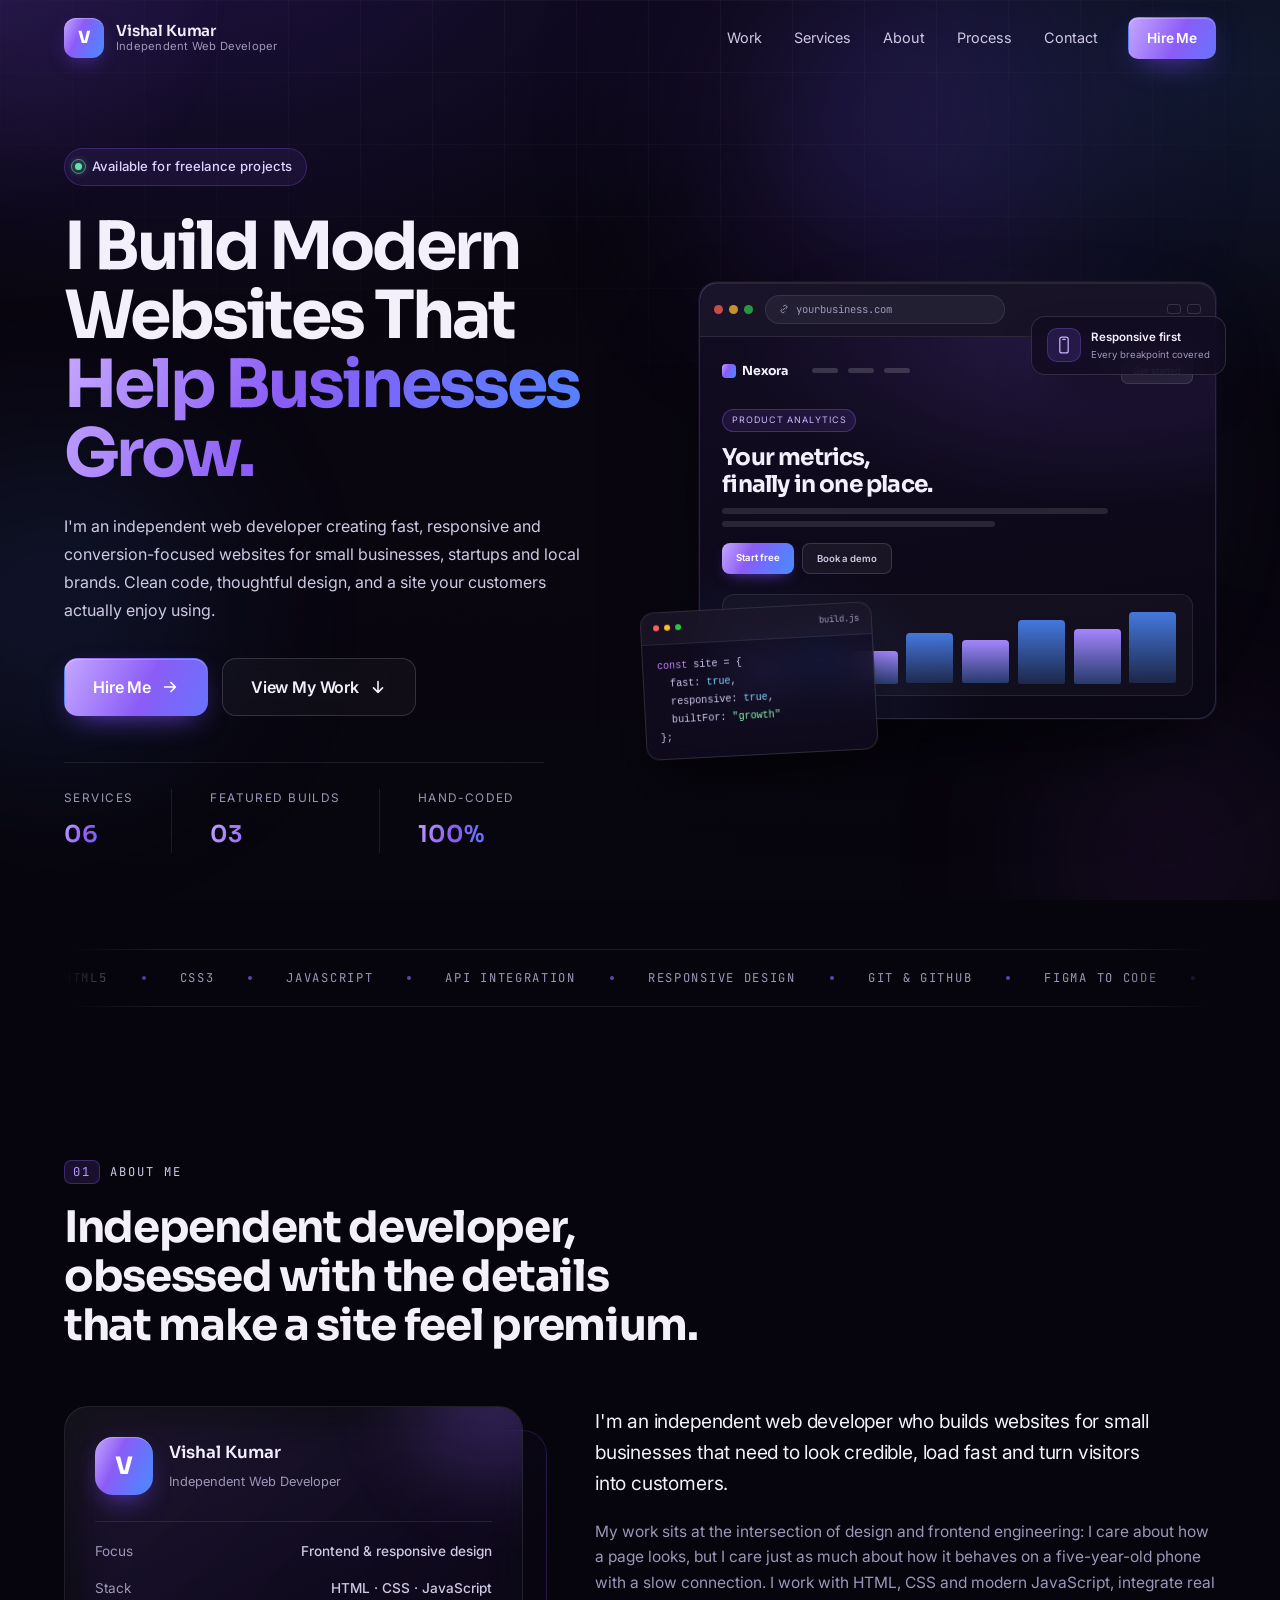
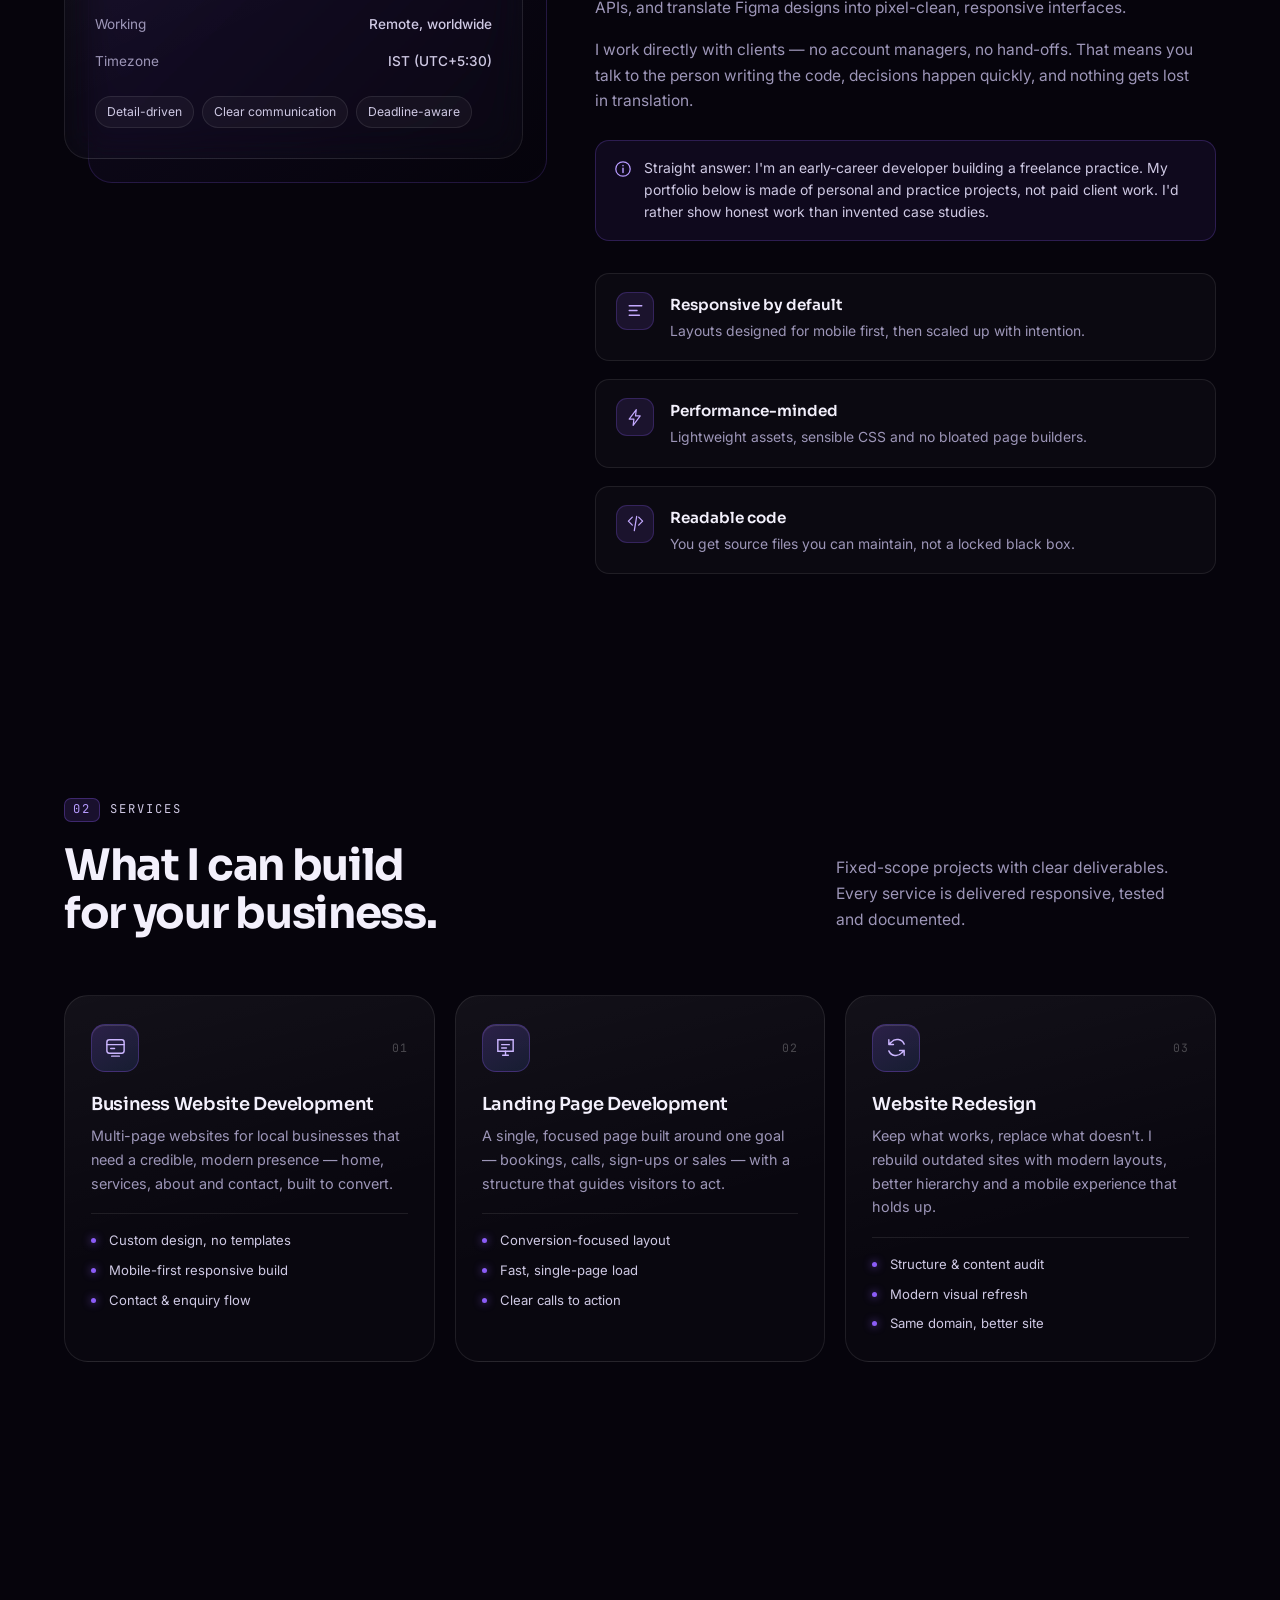
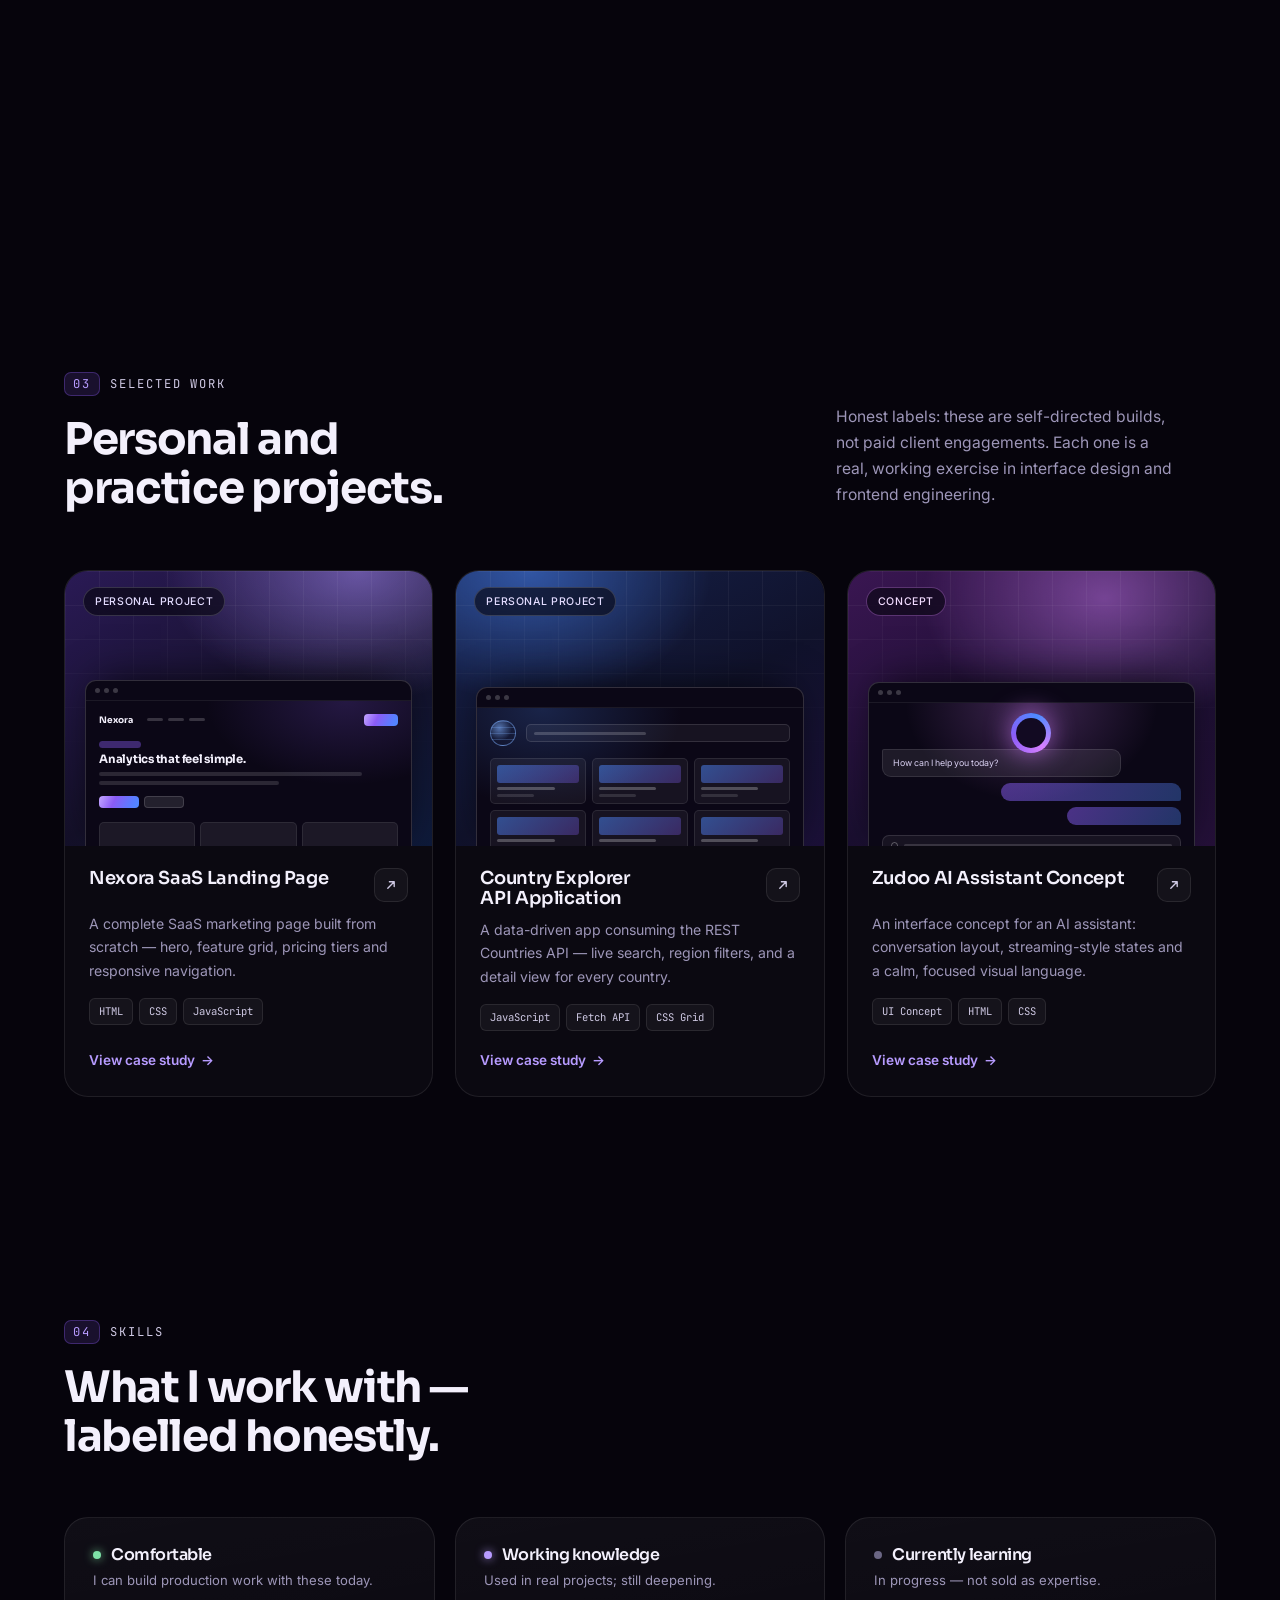
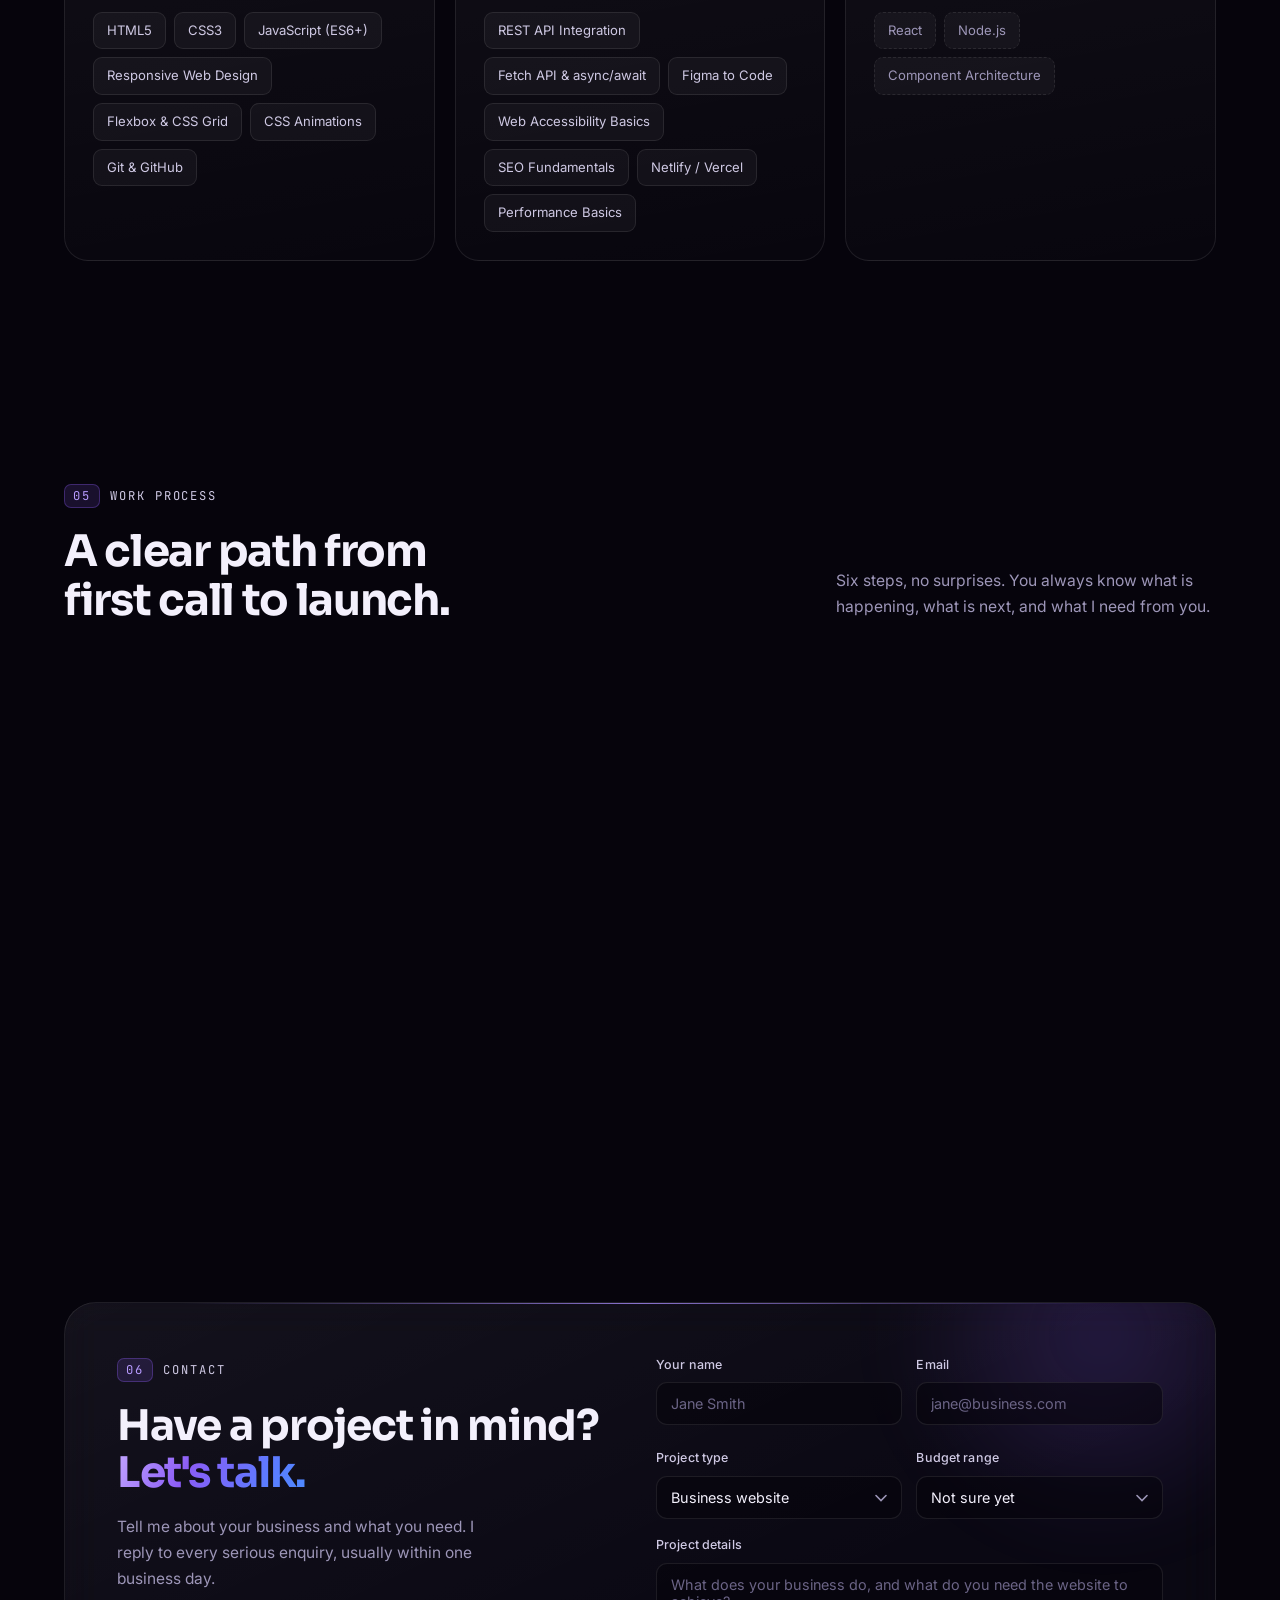
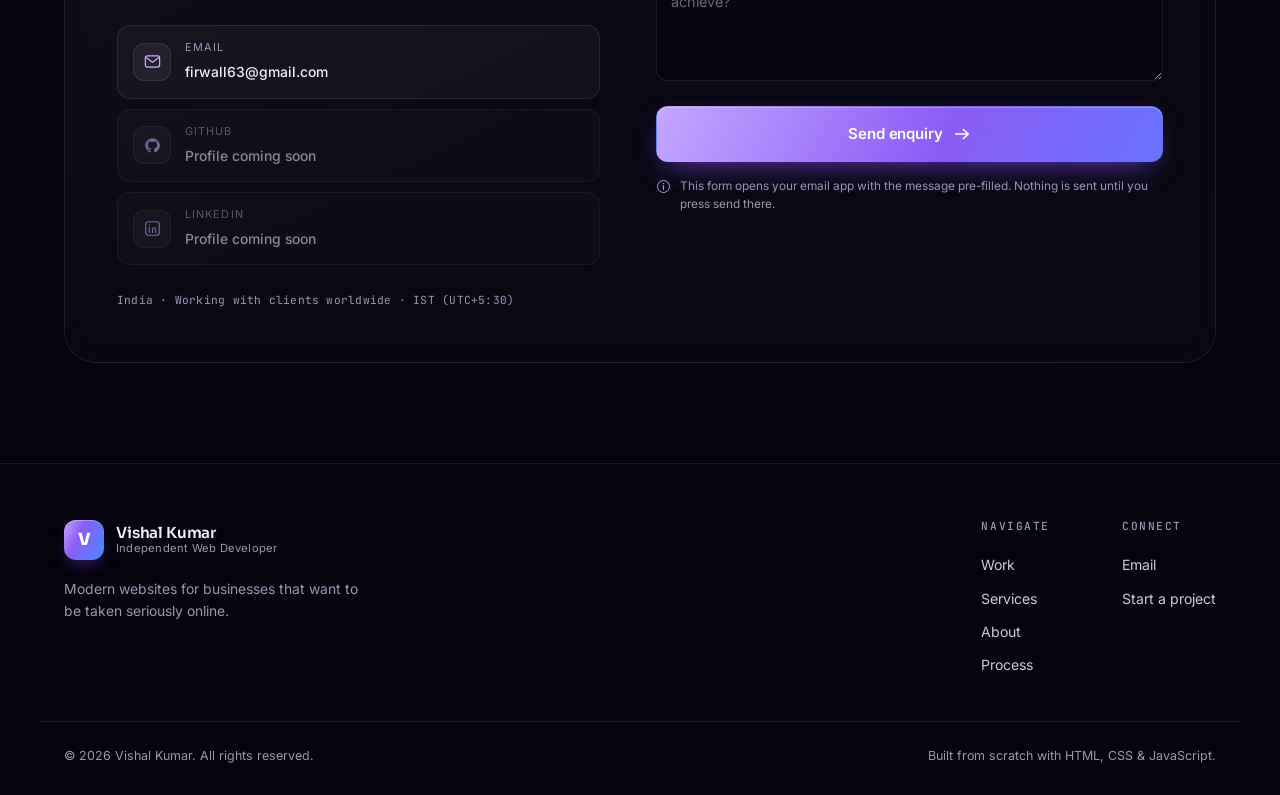
<file: index.html>
<!DOCTYPE html>
<html lang="en">
<head>
  <meta charset="UTF-8" />
  <meta name="viewport" content="width=device-width, initial-scale=1.0" />
  <title>Independent Web Developer — Modern Websites That Help Businesses Grow</title>
  <meta name="description" content="Independent web developer building fast, responsive, conversion-focused websites for small businesses, startups and local brands worldwide. HTML, CSS, JavaScript and API integration." />
  <meta name="theme-color" content="#06040c" />
  <meta name="color-scheme" content="dark" />
  <meta property="og:type" content="website" />
  <meta property="og:title" content="Independent Web Developer — Modern Websites That Help Businesses Grow" />
  <meta property="og:description" content="Fast, responsive, conversion-focused websites for small businesses, startups and local brands." />
  <meta name="twitter:card" content="summary_large_image" />
  <link rel="icon" href="assets/img/favicon.svg" type="image/svg+xml" />
  <link rel="preconnect" href="https://fonts.googleapis.com" />
  <link rel="preconnect" href="https://fonts.gstatic.com" crossorigin />
  <link href="https://fonts.googleapis.com/css2?family=Inter:wght@400;500;600&family=JetBrains+Mono:wght@400;500&family=Sora:wght@500;600;700;800&display=swap" rel="stylesheet" />
  <link rel="stylesheet" href="assets/css/main.css" />
</head>
<body>
  <a class="skip-link" href="#main">Skip to content</a>

  <div class="bg-scene" aria-hidden="true">
    <div class="bg-grid"></div>
    <div class="orb orb-a"></div>
    <div class="orb orb-b"></div>
    <div class="orb orb-c"></div>
    <div class="bg-noise"></div>
  </div>

  <div class="scroll-progress" aria-hidden="true"><span id="scroll-bar"></span></div>
  <div class="cursor-glow" id="cursor-glow" aria-hidden="true"></div>

  <header class="site-header" id="site-header">
    <div class="container header-inner">
      <a class="brand" href="#top" aria-label="Home">
        <span class="brand-mark" aria-hidden="true">V</span>
        <span class="brand-text">
          <strong data-brand-name>Vishal Kumar</strong>
          <small data-brand-role>Independent Web Developer</small>
        </span>
      </a>

      <nav class="nav" id="nav" aria-label="Primary">
        <a href="#work" class="nav-link">Work</a>
        <a href="#services" class="nav-link">Services</a>
        <a href="#about" class="nav-link">About</a>
        <a href="#process" class="nav-link">Process</a>
        <a href="#contact" class="nav-link">Contact</a>
        <a href="#contact" class="btn btn-primary btn-sm nav-cta">Hire Me</a>
      </nav>

      <button class="nav-toggle" id="nav-toggle" aria-expanded="false" aria-controls="mobile-menu" aria-label="Open menu">
        <span></span><span></span><span></span>
      </button>
    </div>

    <div class="mobile-menu" id="mobile-menu" aria-hidden="true">
      <nav aria-label="Mobile">
        <a href="#work"><span>01</span>Work</a>
        <a href="#services"><span>02</span>Services</a>
        <a href="#about"><span>03</span>About</a>
        <a href="#process"><span>04</span>Process</a>
        <a href="#contact"><span>05</span>Contact</a>
      </nav>
      <div class="mobile-menu-foot">
        <a class="btn btn-primary" href="#contact">Hire Me</a>
        <a class="mobile-email" data-email-link href="mailto:firwall63@gmail.com">firwall63@gmail.com</a>
      </div>
    </div>
  </header>

  <main id="main">
    <!-- HERO -->
    <section class="hero" id="top">
      <div class="container hero-grid">
        <div class="hero-copy">
          <p class="status-pill reveal">
            <span class="pulse-dot" aria-hidden="true"></span>
            Available for freelance projects
          </p>

          <h1 class="reveal" data-delay="1">
            I Build Modern Websites That
            <span class="gradient-text">Help Businesses Grow.</span>
          </h1>

          <p class="hero-lead reveal" data-delay="2">
            I'm an independent web developer creating fast, responsive and
            conversion-focused websites for small businesses, startups and local
            brands. Clean code, thoughtful design, and a site your customers
            actually enjoy using.
          </p>

          <div class="hero-actions reveal" data-delay="3">
            <a href="#contact" class="btn btn-primary btn-lg">
              Hire Me
              <svg viewBox="0 0 20 20" aria-hidden="true"><path d="M4 10h12M11 5l5 5-5 5" fill="none" stroke="currentColor" stroke-width="1.8" stroke-linecap="round" stroke-linejoin="round"/></svg>
            </a>
            <a href="#work" class="btn btn-ghost btn-lg">
              View My Work
              <svg viewBox="0 0 20 20" aria-hidden="true"><path d="M10 4v12M5 11l5 5 5-5" fill="none" stroke="currentColor" stroke-width="1.8" stroke-linecap="round" stroke-linejoin="round"/></svg>
            </a>
          </div>

          <dl class="hero-facts reveal" data-delay="4">
            <div>
              <dt>Services</dt>
              <dd>06</dd>
            </div>
            <div>
              <dt>Featured builds</dt>
              <dd>03</dd>
            </div>
            <div>
              <dt>Hand-coded</dt>
              <dd>100%</dd>
            </div>
          </dl>
        </div>

        <div class="hero-visual reveal" data-delay="2" data-tilt>
          <div class="visual-glow" aria-hidden="true"></div>

          <div class="browser-window">
            <div class="browser-bar" aria-hidden="true">
              <span class="dots"><i></i><i></i><i></i></span>
              <span class="url-pill">
                <svg viewBox="0 0 16 16" aria-hidden="true"><path d="M6.5 9.5 9.5 6.5M7 4.5l1-1a2.5 2.5 0 0 1 3.5 3.5l-1 1M9 11.5l-1 1a2.5 2.5 0 0 1-3.5-3.5l1-1" fill="none" stroke="currentColor" stroke-width="1.2" stroke-linecap="round"/></svg>
                yourbusiness.com
              </span>
              <span class="bar-actions" aria-hidden="true"><i></i><i></i></span>
            </div>

            <div class="browser-body" aria-hidden="true">
              <div class="mock-nav">
                <span class="mock-logo"><i></i>Nexora</span>
                <span class="mock-links"><i></i><i></i><i></i></span>
                <span class="mock-pill">Get started</span>
              </div>
              <div class="mock-hero">
                <span class="mock-tag">Product analytics</span>
                <h3>Your metrics,<br />finally in one place.</h3>
                <p class="mock-sub"></p>
                <p class="mock-sub short"></p>
                <div class="mock-actions">
                  <span class="mock-btn">Start free</span>
                  <span class="mock-btn ghost">Book a demo</span>
                </div>
              </div>
              <div class="mock-panel">
                <div class="mock-chart">
                  <span style="--h: 34%"></span><span style="--h: 52%"></span>
                  <span style="--h: 44%"></span><span style="--h: 68%"></span>
                  <span style="--h: 58%"></span><span style="--h: 86%"></span>
                  <span style="--h: 74%"></span><span style="--h: 96%"></span>
                </div>
              </div>
            </div>
          </div>

          <div class="float-card float-code" aria-hidden="true">
            <div class="code-head"><i class="dot-red"></i><i class="dot-amber"></i><i class="dot-green"></i><span>build.js</span></div>
            <pre><code><span class="tok-kw">const</span> site = {
  fast: <span class="tok-num">true</span>,
  responsive: <span class="tok-num">true</span>,
  builtFor: <span class="tok-str">"growth"</span>
};</code></pre>
          </div>

          <div class="float-card float-badge" aria-hidden="true">
            <span class="badge-icon">
              <svg viewBox="0 0 24 24"><rect x="7" y="2.5" width="10" height="19" rx="2.4" fill="none" stroke="currentColor" stroke-width="1.5"/><path d="M10.5 5.2h3" stroke="currentColor" stroke-width="1.5" stroke-linecap="round"/></svg>
            </span>
            <span>
              <strong>Responsive first</strong>
              <small>Every breakpoint covered</small>
            </span>
          </div>
        </div>
      </div>

      <div class="container">
        <div class="tech-marquee reveal" data-delay="5" aria-label="Technologies used">
          <div class="marquee-track">
            <span>HTML5</span><i></i>
            <span>CSS3</span><i></i>
            <span>JavaScript</span><i></i>
            <span>API Integration</span><i></i>
            <span>Responsive Design</span><i></i>
            <span>Git &amp; GitHub</span><i></i>
            <span>Figma to Code</span><i></i>
            <span>SEO Basics</span><i></i>
            <span>HTML5</span><i></i>
            <span>CSS3</span><i></i>
            <span>JavaScript</span><i></i>
            <span>API Integration</span><i></i>
            <span>Responsive Design</span><i></i>
            <span>Git &amp; GitHub</span><i></i>
            <span>Figma to Code</span><i></i>
            <span>SEO Basics</span><i></i>
          </div>
        </div>
      </div>
    </section>

    <!-- ABOUT -->
    <section class="section" id="about">
      <div class="container">
        <div class="section-head reveal">
          <p class="eyebrow"><span>01</span> About me</p>
          <h2 class="section-title">Independent developer, obsessed with the details that make a site feel premium.</h2>
        </div>

        <div class="about-grid">
          <div class="about-visual reveal">
            <div class="profile-card glass">
              <div class="profile-top">
                <span class="profile-mono" data-brand-initial aria-hidden="true">V</span>
                <div>
                  <strong data-brand-name>Vishal Kumar</strong>
                  <small data-brand-role>Independent Web Developer</small>
                </div>
              </div>
              <div class="profile-rule"></div>
              <ul class="profile-list">
                <li><span>Focus</span><strong>Frontend &amp; responsive design</strong></li>
                <li><span>Stack</span><strong>HTML · CSS · JavaScript</strong></li>
                <li><span>Working</span><strong>Remote, worldwide</strong></li>
                <li><span>Timezone</span><strong id="about-timezone">IST (UTC+5:30)</strong></li>
              </ul>
              <div class="profile-chips">
                <span class="chip">Detail-driven</span>
                <span class="chip">Clear communication</span>
                <span class="chip">Deadline-aware</span>
              </div>
            </div>
            <div class="about-flare" aria-hidden="true"></div>
          </div>

          <div class="about-copy reveal" data-delay="1">
            <p class="lead">
              I'm an independent web developer who builds websites for small
              businesses that need to look credible, load fast and turn visitors
              into customers.
            </p>
            <p>
              My work sits at the intersection of design and frontend engineering:
              I care about how a page looks, but I care just as much about how it
              behaves on a five-year-old phone with a slow connection. I work with
              HTML, CSS and modern JavaScript, integrate real APIs, and translate
              Figma designs into pixel-clean, responsive interfaces.
            </p>
            <p>
              I work directly with clients — no account managers, no hand-offs.
              That means you talk to the person writing the code, decisions happen
              quickly, and nothing gets lost in translation.
            </p>

            <div class="honest-note">
              <svg viewBox="0 0 20 20" aria-hidden="true"><circle cx="10" cy="10" r="8" fill="none" stroke="currentColor" stroke-width="1.4"/><path d="M10 6.2v.2M10 9v5" stroke="currentColor" stroke-width="1.6" stroke-linecap="round"/></svg>
              <p>
                Straight answer: I'm an early-career developer building a
                freelance practice. My portfolio below is made of personal and
                practice projects, not paid client work. I'd rather show honest
                work than invented case studies.
              </p>
            </div>

            <div class="about-highlights">
              <div class="highlight">
                <span class="highlight-icon">
                  <svg viewBox="0 0 24 24" aria-hidden="true"><path d="M4 6h16M4 12h10M4 18h13" stroke="currentColor" stroke-width="1.6" stroke-linecap="round"/></svg>
                </span>
                <div>
                  <strong>Responsive by default</strong>
                  <p>Layouts designed for mobile first, then scaled up with intention.</p>
                </div>
              </div>
              <div class="highlight">
                <span class="highlight-icon">
                  <svg viewBox="0 0 24 24" aria-hidden="true"><path d="m13 2-9 12h6l-1 8 9-12h-6l1-8Z" fill="none" stroke="currentColor" stroke-width="1.5" stroke-linejoin="round"/></svg>
                </span>
                <div>
                  <strong>Performance-minded</strong>
                  <p>Lightweight assets, sensible CSS and no bloated page builders.</p>
                </div>
              </div>
              <div class="highlight">
                <span class="highlight-icon">
                  <svg viewBox="0 0 24 24" aria-hidden="true"><path d="M8 4 3 9l5 5M16 4l5 5-5 5M13.5 3 10.5 21" fill="none" stroke="currentColor" stroke-width="1.6" stroke-linecap="round" stroke-linejoin="round"/></svg>
                </span>
                <div>
                  <strong>Readable code</strong>
                  <p>You get source files you can maintain, not a locked black box.</p>
                </div>
              </div>
            </div>
          </div>
        </div>
      </div>
    </section>

    <!-- SERVICES -->
    <section class="section" id="services">
      <div class="container">
        <div class="section-head split reveal">
          <div>
            <p class="eyebrow"><span>02</span> Services</p>
            <h2 class="section-title">What I can build for your business.</h2>
          </div>
          <p class="section-sub">
            Fixed-scope projects with clear deliverables. Every service is
            delivered responsive, tested and documented.
          </p>
        </div>

        <div class="services-grid">
          <article class="service-card reveal" data-tilt>
            <div class="service-top">
              <span class="service-icon">
                <svg viewBox="0 0 24 24" aria-hidden="true"><rect x="3" y="4" width="18" height="14" rx="2.5" fill="none" stroke="currentColor" stroke-width="1.5"/><path d="M3 9h18M7 13h4" stroke="currentColor" stroke-width="1.5" stroke-linecap="round"/><path d="M8 21h8" stroke="currentColor" stroke-width="1.5" stroke-linecap="round"/></svg>
              </span>
              <span class="service-num">01</span>
            </div>
            <h3>Business Website Development</h3>
            <p>Multi-page websites for local businesses that need a credible, modern presence — home, services, about and contact, built to convert.</p>
            <ul class="service-list">
              <li>Custom design, no templates</li>
              <li>Mobile-first responsive build</li>
              <li>Contact &amp; enquiry flow</li>
            </ul>
          </article>

          <article class="service-card reveal" data-delay="1" data-tilt>
            <div class="service-top">
              <span class="service-icon">
                <svg viewBox="0 0 24 24" aria-hidden="true"><path d="M4 4h16v12H4z" fill="none" stroke="currentColor" stroke-width="1.5"/><path d="M8 9h8M8 12.5h5" stroke="currentColor" stroke-width="1.5" stroke-linecap="round"/><path d="M9 20h6M12 16v4" stroke="currentColor" stroke-width="1.5" stroke-linecap="round"/></svg>
              </span>
              <span class="service-num">02</span>
            </div>
            <h3>Landing Page Development</h3>
            <p>A single, focused page built around one goal — bookings, calls, sign-ups or sales — with a structure that guides visitors to act.</p>
            <ul class="service-list">
              <li>Conversion-focused layout</li>
              <li>Fast, single-page load</li>
              <li>Clear calls to action</li>
            </ul>
          </article>

          <article class="service-card reveal" data-delay="2" data-tilt>
            <div class="service-top">
              <span class="service-icon">
                <svg viewBox="0 0 24 24" aria-hidden="true"><path d="M20 8.5A8 8 0 0 0 6.6 6.4L4 8.8M4 8.8V4m0 4.8h4.8M4 15.5a8 8 0 0 0 13.4 2.1l2.6-2.4M20 15.2v4.8m0-4.8h-4.8" fill="none" stroke="currentColor" stroke-width="1.5" stroke-linecap="round" stroke-linejoin="round"/></svg>
              </span>
              <span class="service-num">03</span>
            </div>
            <h3>Website Redesign</h3>
            <p>Keep what works, replace what doesn't. I rebuild outdated sites with modern layouts, better hierarchy and a mobile experience that holds up.</p>
            <ul class="service-list">
              <li>Structure &amp; content audit</li>
              <li>Modern visual refresh</li>
              <li>Same domain, better site</li>
            </ul>
          </article>

          <article class="service-card reveal" data-tilt>
            <div class="service-top">
              <span class="service-icon">
                <svg viewBox="0 0 24 24" aria-hidden="true"><rect x="7.5" y="2.5" width="9" height="19" rx="2.2" fill="none" stroke="currentColor" stroke-width="1.5"/><path d="M10.5 5h3" stroke="currentColor" stroke-width="1.5" stroke-linecap="round"/><path d="M3 9.5h2.5M18.5 9.5H21M3 14.5h2.5M18.5 14.5H21" stroke="currentColor" stroke-width="1.4" stroke-linecap="round"/></svg>
              </span>
              <span class="service-num">04</span>
            </div>
            <h3>Responsive Web Design</h3>
            <p>One codebase that looks deliberate on phones, tablets and desktops — not a squeezed desktop layout with broken menus.</p>
            <ul class="service-list">
              <li>Fluid grids &amp; typography</li>
              <li>Touch-friendly navigation</li>
              <li>Cross-browser checks</li>
            </ul>
          </article>

          <article class="service-card reveal" data-delay="1" data-tilt>
            <div class="service-top">
              <span class="service-icon">
                <svg viewBox="0 0 24 24" aria-hidden="true"><path d="M8 5 3 12l5 7M16 5l5 7-5 7M13.5 4l-3 16" fill="none" stroke="currentColor" stroke-width="1.6" stroke-linecap="round" stroke-linejoin="round"/></svg>
              </span>
              <span class="service-num">05</span>
            </div>
            <h3>Frontend Development</h3>
            <p>Turn a design into working HTML, CSS and JavaScript — animations, interactive components and clean, maintainable source files.</p>
            <ul class="service-list">
              <li>Semantic, accessible markup</li>
              <li>Component-style CSS</li>
              <li>Documented handoff</li>
            </ul>
          </article>

          <article class="service-card reveal" data-delay="2" data-tilt>
            <div class="service-top">
              <span class="service-icon">
                <svg viewBox="0 0 24 24" aria-hidden="true"><path d="M12 3v5M12 16v5M3 12h5M16 12h5" stroke="currentColor" stroke-width="1.5" stroke-linecap="round"/><circle cx="12" cy="12" r="4.2" fill="none" stroke="currentColor" stroke-width="1.5"/></svg>
              </span>
              <span class="service-num">06</span>
            </div>
            <h3>Figma to Website Conversion</h3>
            <p>Already have a design? I'll convert it into a responsive, production-ready website that matches the file — spacing, type and interactions.</p>
            <ul class="service-list">
              <li>Pixel-aware build</li>
              <li>Responsive interpretation</li>
              <li>Hover &amp; scroll states</li>
            </ul>
          </article>
        </div>
      </div>
    </section>

    <!-- WORK -->
    <section class="section" id="work">
      <div class="container">
        <div class="section-head split reveal">
          <div>
            <p class="eyebrow"><span>03</span> Selected work</p>
            <h2 class="section-title">Personal and practice projects.</h2>
          </div>
          <p class="section-sub">
            Honest labels: these are self-directed builds, not paid client
            engagements. Each one is a real, working exercise in interface design
            and frontend engineering.
          </p>
        </div>

        <div class="case-grid">
          <article class="case-card reveal" data-case="nexora" data-tilt>
            <div class="case-art art-nexora">
              <span class="case-tag">Personal project</span>
              <div class="mini-browser">
                <div class="mini-bar"><i></i><i></i><i></i></div>
                <div class="mini-body">
                  <div class="mini-nav"><span class="mini-logo">Nexora</span><span class="mini-links"><i></i><i></i><i></i></span><span class="mini-btn"></span></div>
                  <div class="mini-hero">
                    <span class="mini-eyebrow"></span>
                    <strong>Analytics that feel simple.</strong>
                    <span class="mini-line"></span>
                    <span class="mini-line short"></span>
                    <div class="mini-ctas"><i></i><i class="ghost"></i></div>
                  </div>
                  <div class="mini-cards"><span></span><span></span><span></span></div>
                </div>
              </div>
            </div>
            <div class="case-body">
              <div class="case-head">
                <h3>Nexora SaaS Landing Page</h3>
                <span class="case-arrow" aria-hidden="true">
                  <svg viewBox="0 0 20 20"><path d="M6 14 14 6M8 6h6v6" fill="none" stroke="currentColor" stroke-width="1.7" stroke-linecap="round" stroke-linejoin="round"/></svg>
                </span>
              </div>
              <p>A complete SaaS marketing page built from scratch — hero, feature grid, pricing tiers and responsive navigation.</p>
              <div class="case-tech"><span>HTML</span><span>CSS</span><span>JavaScript</span></div>
              <button class="case-link" type="button" data-open-case="nexora">View case study</button>
            </div>
          </article>

          <article class="case-card reveal" data-delay="1" data-case="country" data-tilt>
            <div class="case-art art-country">
              <span class="case-tag">Personal project</span>
              <div class="mini-browser">
                <div class="mini-bar"><i></i><i></i><i></i></div>
                <div class="mini-body country-body">
                  <div class="country-head">
                    <span class="globe"></span>
                    <div class="search-mock"><i></i></div>
                  </div>
                  <div class="country-grid">
                    <span><i></i><b></b><em></em></span>
                    <span><i></i><b></b><em></em></span>
                    <span><i></i><b></b><em></em></span>
                    <span><i></i><b></b><em></em></span>
                    <span><i></i><b></b><em></em></span>
                    <span><i></i><b></b><em></em></span>
                  </div>
                </div>
              </div>
            </div>
            <div class="case-body">
              <div class="case-head">
                <h3>Country Explorer API Application</h3>
                <span class="case-arrow" aria-hidden="true">
                  <svg viewBox="0 0 20 20"><path d="M6 14 14 6M8 6h6v6" fill="none" stroke="currentColor" stroke-width="1.7" stroke-linecap="round" stroke-linejoin="round"/></svg>
                </span>
              </div>
              <p>A data-driven app consuming the REST Countries API — live search, region filters, and a detail view for every country.</p>
              <div class="case-tech"><span>JavaScript</span><span>Fetch API</span><span>CSS Grid</span></div>
              <button class="case-link" type="button" data-open-case="country">View case study</button>
            </div>
          </article>

          <article class="case-card reveal" data-delay="2" data-case="zudoo" data-tilt>
            <div class="case-art art-zudoo">
              <span class="case-tag alt">Concept</span>
              <div class="mini-browser">
                <div class="mini-bar"><i></i><i></i><i></i></div>
                <div class="mini-body zudoo-body">
                  <div class="zudoo-orb"></div>
                  <div class="chat-bubble left">How can I help you today?</div>
                  <div class="chat-bubble right"></div>
                  <div class="chat-bubble right short"></div>
                  <div class="chat-input"><i></i><span></span></div>
                </div>
              </div>
            </div>
            <div class="case-body">
              <div class="case-head">
                <h3>Zudoo AI Assistant Concept</h3>
                <span class="case-arrow" aria-hidden="true">
                  <svg viewBox="0 0 20 20"><path d="M6 14 14 6M8 6h6v6" fill="none" stroke="currentColor" stroke-width="1.7" stroke-linecap="round" stroke-linejoin="round"/></svg>
                </span>
              </div>
              <p>An interface concept for an AI assistant: conversation layout, streaming-style states and a calm, focused visual language.</p>
              <div class="case-tech"><span>UI Concept</span><span>HTML</span><span>CSS</span></div>
              <button class="case-link" type="button" data-open-case="zudoo">View case study</button>
            </div>
          </article>
        </div>
      </div>
    </section>

    <!-- SKILLS -->
    <section class="section" id="skills">
      <div class="container">
        <div class="section-head reveal">
          <p class="eyebrow"><span>04</span> Skills</p>
          <h2 class="section-title">What I work with — labelled honestly.</h2>
        </div>

        <div class="skills-grid">
          <div class="skill-col reveal">
            <h3><span class="level-dot hi"></span> Comfortable</h3>
            <p class="skill-desc">I can build production work with these today.</p>
            <ul class="skill-tags">
              <li>HTML5</li>
              <li>CSS3</li>
              <li>JavaScript (ES6+)</li>
              <li>Responsive Web Design</li>
              <li>Flexbox &amp; CSS Grid</li>
              <li>CSS Animations</li>
              <li>Git &amp; GitHub</li>
            </ul>
          </div>
          <div class="skill-col reveal" data-delay="1">
            <h3><span class="level-dot mid"></span> Working knowledge</h3>
            <p class="skill-desc">Used in real projects; still deepening.</p>
            <ul class="skill-tags">
              <li>REST API Integration</li>
              <li>Fetch API &amp; async/await</li>
              <li>Figma to Code</li>
              <li>Web Accessibility Basics</li>
              <li>SEO Fundamentals</li>
              <li>Netlify / Vercel</li>
              <li>Performance Basics</li>
            </ul>
          </div>
          <div class="skill-col reveal" data-delay="2">
            <h3><span class="level-dot low"></span> Currently learning</h3>
            <p class="skill-desc">In progress — not sold as expertise.</p>
            <ul class="skill-tags learning">
              <li>React</li>
              <li>Node.js</li>
              <li>Component Architecture</li>
            </ul>
          </div>
        </div>
      </div>
    </section>

    <!-- PROCESS -->
    <section class="section" id="process">
      <div class="container">
        <div class="section-head split reveal">
          <div>
            <p class="eyebrow"><span>05</span> Work process</p>
            <h2 class="section-title">A clear path from first call to launch.</h2>
          </div>
          <p class="section-sub">
            Six steps, no surprises. You always know what is happening, what is
            next, and what I need from you.
          </p>
        </div>

        <ol class="process-list">
          <li class="process-step reveal">
            <span class="step-num">01</span>
            <div class="step-body">
              <h3>Discovery</h3>
              <p>A short call or written brief to understand your business, audience and the one thing the website must achieve.</p>
              <span class="step-out">Output: goals &amp; scope notes</span>
            </div>
          </li>
          <li class="process-step reveal" data-delay="1">
            <span class="step-num">02</span>
            <div class="step-body">
              <h3>Planning</h3>
              <p>Page list, content outline, sitemap and timeline. We agree on exactly what is being built before any design starts.</p>
              <span class="step-out">Output: sitemap &amp; timeline</span>
            </div>
          </li>
          <li class="process-step reveal" data-delay="2">
            <span class="step-num">03</span>
            <div class="step-body">
              <h3>Design</h3>
              <p>Layout direction and visual style for the key pages. You review and approve the look before development begins.</p>
              <span class="step-out">Output: design sign-off</span>
            </div>
          </li>
          <li class="process-step reveal" data-delay="3">
            <span class="step-num">04</span>
            <div class="step-body">
              <h3>Development</h3>
              <p>Responsive build with clean HTML, CSS and JavaScript. Progress previews shared at natural checkpoints.</p>
              <span class="step-out">Output: preview build</span>
            </div>
          </li>
          <li class="process-step reveal" data-delay="4">
            <span class="step-num">05</span>
            <div class="step-body">
              <h3>Testing</h3>
              <p>Checks across phone, tablet and desktop sizes, plus links, forms, loading behaviour and basic accessibility.</p>
              <span class="step-out">Output: test report</span>
            </div>
          </li>
          <li class="process-step reveal" data-delay="5">
            <span class="step-num">06</span>
            <div class="step-body">
              <h3>Delivery</h3>
              <p>Files, deployment, a short handover document and a walkthrough so you can make simple edits yourself.</p>
              <span class="step-out">Output: live site &amp; handover</span>
            </div>
          </li>
        </ol>
      </div>
    </section>

    <!-- CONTACT -->
    <section class="section contact" id="contact">
      <div class="container">
        <div class="contact-shell glass reveal">
          <div class="contact-copy">
            <p class="eyebrow"><span>06</span> Contact</p>
            <h2>Have a project in mind?<br /><span class="gradient-text">Let's talk.</span></h2>
            <p class="contact-lead">
              Tell me about your business and what you need. I reply to every
              serious enquiry, usually within one business day.
            </p>

            <div class="contact-links">
              <a class="contact-item" data-email-link href="mailto:firwall63@gmail.com">
                <span class="contact-icon">
                  <svg viewBox="0 0 24 24" aria-hidden="true"><rect x="3" y="5" width="18" height="14" rx="2.5" fill="none" stroke="currentColor" stroke-width="1.5"/><path d="m4 7 8 6 8-6" fill="none" stroke="currentColor" stroke-width="1.5" stroke-linejoin="round"/></svg>
                </span>
                <span><small>Email</small><strong>firwall63@gmail.com</strong></span>
              </a>
              <a class="contact-item" id="github-link" href="#contact" aria-disabled="true">
                <span class="contact-icon">
                  <svg viewBox="0 0 24 24" aria-hidden="true"><path d="M12 2.8a9.2 9.2 0 0 0-2.9 17.9c.46.09.63-.2.63-.44v-1.7c-2.56.56-3.1-1.08-3.1-1.08-.42-1.06-1.02-1.35-1.02-1.35-.84-.57.06-.56.06-.56.92.07 1.4.95 1.4.95.82 1.4 2.16 1 2.68.77.08-.6.32-1 .58-1.24-2.04-.23-4.19-1.02-4.19-4.55 0-1 .36-1.83.95-2.47-.1-.23-.41-1.17.09-2.44 0 0 .77-.25 2.53.94a8.8 8.8 0 0 1 4.6 0c1.75-1.19 2.52-.94 2.52-.94.5 1.27.19 2.21.09 2.44.59.64.95 1.46.95 2.47 0 3.54-2.16 4.32-4.2 4.54.33.29.63.85.63 1.72v2.55c0 .25.16.54.63.45A9.2 9.2 0 0 0 12 2.8Z" fill="currentColor"/></svg>
                </span>
                <span><small>GitHub</small><strong id="github-handle">Profile coming soon</strong></span>
              </a>
              <a class="contact-item" id="linkedin-link" aria-disabled="true">
                <span class="contact-icon">
                  <svg viewBox="0 0 24 24" aria-hidden="true"><rect x="3.5" y="3.5" width="17" height="17" rx="3" fill="none" stroke="currentColor" stroke-width="1.5"/><path d="M8 10.5V17M8 7.4v.1M12 17v-3.6c0-1.2.8-2.1 2-2.1s2 .9 2 2.1V17" fill="none" stroke="currentColor" stroke-width="1.5" stroke-linecap="round"/></svg>
                </span>
                <span><small>LinkedIn</small><strong id="linkedin-label">Profile coming soon</strong></span>
              </a>
            </div>

            <p class="contact-meta" id="contact-meta">India · Working with clients worldwide · IST (UTC+5:30)</p>
          </div>

          <div class="contact-form-wrap">
            <form class="contact-form" id="contact-form" novalidate>
              <div class="field-row">
                <div class="field">
                  <label for="cf-name">Your name</label>
                  <input id="cf-name" name="name" type="text" autocomplete="name" placeholder="Jane Smith" required />
                  <span class="field-error" data-error-for="name"></span>
                </div>
                <div class="field">
                  <label for="cf-email">Email</label>
                  <input id="cf-email" name="email" type="email" autocomplete="email" placeholder="jane@business.com" required />
                  <span class="field-error" data-error-for="email"></span>
                </div>
              </div>

              <div class="field-row">
                <div class="field">
                  <label for="cf-type">Project type</label>
                  <select id="cf-type" name="projectType">
                    <option value="Business website">Business website</option>
                    <option value="Landing page">Landing page</option>
                    <option value="Website redesign">Website redesign</option>
                    <option value="Figma to website">Figma to website</option>
                    <option value="Frontend development">Frontend development</option>
                    <option value="Something else">Something else</option>
                  </select>
                </div>
                <div class="field">
                  <label for="cf-budget">Budget range</label>
                  <select id="cf-budget" name="budget">
                    <option value="Not sure yet">Not sure yet</option>
                    <option value="Under $300">Under $300</option>
                    <option value="$300 – $700">$300 – $700</option>
                    <option value="$700 – $1,500">$700 – $1,500</option>
                    <option value="$1,500+">$1,500+</option>
                  </select>
                </div>
              </div>

              <div class="field">
                <label for="cf-message">Project details</label>
                <textarea id="cf-message" name="message" rows="5" placeholder="What does your business do, and what do you need the website to achieve?" required></textarea>
                <span class="field-error" data-error-for="message"></span>
              </div>

              <div class="hp-field" aria-hidden="true">
                <label for="cf-company">Company</label>
                <input id="cf-company" name="company" type="text" tabindex="-1" autocomplete="off" />
              </div>

              <button class="btn btn-primary btn-block" type="submit">
                <span class="btn-label">Send enquiry</span>
                <svg viewBox="0 0 20 20" aria-hidden="true"><path d="M3 10h13M11.5 5 17 10l-5.5 5" fill="none" stroke="currentColor" stroke-width="1.8" stroke-linecap="round" stroke-linejoin="round"/></svg>
              </button>

              <p class="form-note" id="form-note">
                <svg viewBox="0 0 20 20" aria-hidden="true"><circle cx="10" cy="10" r="8" fill="none" stroke="currentColor" stroke-width="1.3"/><path d="M10 6.2v.2M10 9v5" stroke="currentColor" stroke-width="1.5" stroke-linecap="round"/></svg>
                <span>This form opens your email app with the message pre-filled. Nothing is sent until you press send there.</span>
              </p>
            </form>
          </div>
        </div>
      </div>
    </section>
  </main>

  <footer class="site-footer">
    <div class="container footer-inner">
      <div class="footer-brand">
        <a class="brand" href="#top">
          <span class="brand-mark" aria-hidden="true">V</span>
          <span class="brand-text"><strong data-brand-name>Vishal Kumar</strong><small data-brand-role>Independent Web Developer</small></span>
        </a>
        <p>Modern websites for businesses that want to be taken seriously online.</p>
      </div>
      <div class="footer-nav">
        <div>
          <h4>Navigate</h4>
          <a href="#work">Work</a>
          <a href="#services">Services</a>
          <a href="#about">About</a>
          <a href="#process">Process</a>
        </div>
        <div>
          <h4>Connect</h4>
          <a data-email-link href="mailto:firwall63@gmail.com">Email</a>
          <a id="github-link-footer" href="#contact">GitHub</a>
          <a href="#contact">Start a project</a>
        </div>
      </div>
    </div>
    <div class="container footer-bottom">
      <p>&copy; <span id="year">2026</span> <span data-brand-name>Vishal Kumar</span>. All rights reserved.</p>
      <p>Built from scratch with HTML, CSS &amp; JavaScript.</p>
    </div>
  </footer>

  <dialog class="case-modal" id="case-modal" aria-labelledby="case-modal-title">
    <div class="modal-inner">
      <button class="modal-close" id="modal-close" type="button" aria-label="Close case study">
        <svg viewBox="0 0 20 20"><path d="M5 5l10 10M15 5 5 15" stroke="currentColor" stroke-width="1.7" stroke-linecap="round"/></svg>
      </button>
      <div class="modal-content" id="modal-content"></div>
    </div>
  </dialog>

  <div class="toast" id="toast" role="status" aria-live="polite"></div>

  <a href="#top" class="back-top" id="back-top" aria-label="Back to top">
    <svg viewBox="0 0 20 20" aria-hidden="true"><path d="M10 16V4M5 9l5-5 5 5" fill="none" stroke="currentColor" stroke-width="1.8" stroke-linecap="round" stroke-linejoin="round"/></svg>
  </a>

  <script src="assets/js/config.js"></script>
  <script src="assets/js/main.js"></script>
</body>
</html>
</file>
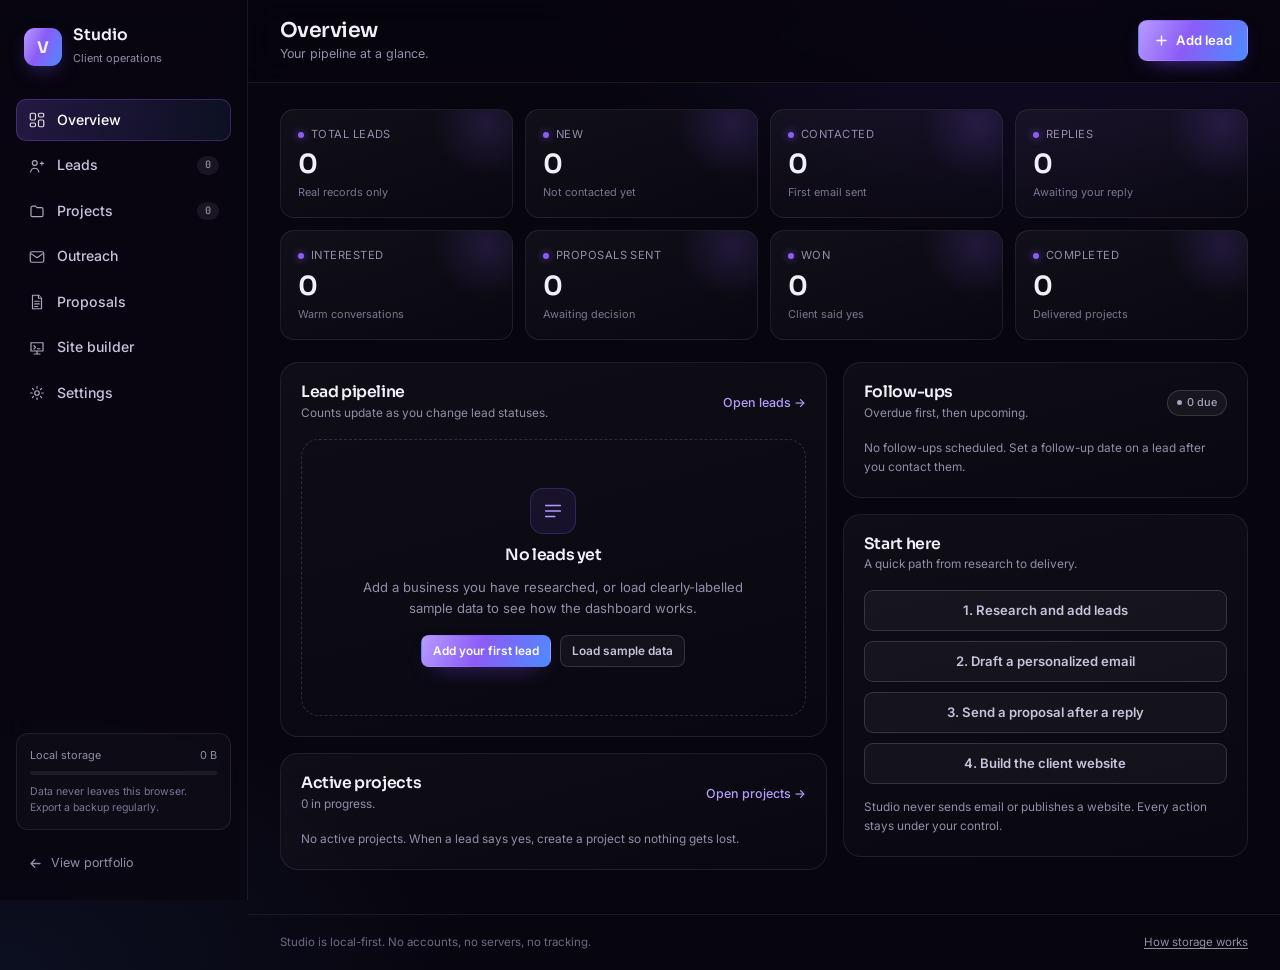
<file: studio/index.html>
<!DOCTYPE html>
<html lang="en">
<head>
  <meta charset="UTF-8" />
  <meta name="viewport" content="width=device-width, initial-scale=1.0" />
  <title>Studio — Client Research &amp; Delivery Dashboard</title>
  <meta name="description" content="Local-first dashboard for lead research, client outreach drafts, project management and proposals." />
  <meta name="robots" content="noindex, nofollow" />
  <meta name="theme-color" content="#06040c" />
  <link rel="icon" href="../assets/img/favicon.svg" type="image/svg+xml" />
  <link rel="preconnect" href="https://fonts.googleapis.com" />
  <link rel="preconnect" href="https://fonts.gstatic.com" crossorigin />
  <link href="https://fonts.googleapis.com/css2?family=Inter:wght@400;500;600&family=JetBrains+Mono:wght@400;500&family=Sora:wght@500;600;700&display=swap" rel="stylesheet" />
  <link rel="stylesheet" href="css/studio.css" />
</head>
<body>
  <div class="app">
    <aside class="sidebar" id="sidebar">
      <a class="side-brand" href="../index.html">
        <span class="side-mark" aria-hidden="true">V</span>
        <span>
          <strong>Studio</strong>
          <small>Client operations</small>
        </span>
      </a>

      <nav class="side-nav" aria-label="Studio sections">
        <button class="side-link is-active" data-view="overview">
          <svg viewBox="0 0 24 24" aria-hidden="true"><rect x="3" y="3" width="7" height="9" rx="1.6" fill="none" stroke="currentColor" stroke-width="1.6"/><rect x="14" y="3" width="7" height="5" rx="1.6" fill="none" stroke="currentColor" stroke-width="1.6"/><rect x="3" y="16" width="7" height="5" rx="1.6" fill="none" stroke="currentColor" stroke-width="1.6"/><rect x="14" y="12" width="7" height="9" rx="1.6" fill="none" stroke="currentColor" stroke-width="1.6"/></svg>
          Overview
        </button>
        <button class="side-link" data-view="leads">
          <svg viewBox="0 0 24 24" aria-hidden="true"><circle cx="9" cy="8" r="3.2" fill="none" stroke="currentColor" stroke-width="1.6"/><path d="M3.5 20c.6-3.2 2.8-5 5.5-5s4.9 1.8 5.5 5" fill="none" stroke="currentColor" stroke-width="1.6" stroke-linecap="round"/><path d="M16.5 8.5h4M18.5 6.5v4" stroke="currentColor" stroke-width="1.6" stroke-linecap="round"/></svg>
          Leads
          <span class="side-count" id="count-leads">0</span>
        </button>
        <button class="side-link" data-view="projects">
          <svg viewBox="0 0 24 24" aria-hidden="true"><path d="M4 7.5c0-1.1.9-2 2-2h4l2 2h6a2 2 0 0 1 2 2v8a2 2 0 0 1-2 2H6a2 2 0 0 1-2-2v-10Z" fill="none" stroke="currentColor" stroke-width="1.6" stroke-linejoin="round"/></svg>
          Projects
          <span class="side-count" id="count-projects">0</span>
        </button>
        <button class="side-link" data-view="outreach">
          <svg viewBox="0 0 24 24" aria-hidden="true"><rect x="3" y="5" width="18" height="14" rx="2.4" fill="none" stroke="currentColor" stroke-width="1.6"/><path d="m4 7.5 8 5.5 8-5.5" fill="none" stroke="currentColor" stroke-width="1.6" stroke-linejoin="round"/></svg>
          Outreach
        </button>
        <button class="side-link" data-view="proposals">
          <svg viewBox="0 0 24 24" aria-hidden="true"><path d="M6 3h8l4 4v14H6z" fill="none" stroke="currentColor" stroke-width="1.6" stroke-linejoin="round"/><path d="M14 3v4h4M9 11h6M9 14.5h6M9 18h4" stroke="currentColor" stroke-width="1.6" stroke-linecap="round"/></svg>
          Proposals
        </button>
        <button class="side-link" data-view="builder">
          <svg viewBox="0 0 24 24" aria-hidden="true"><path d="M4 5h16v11H4z" fill="none" stroke="currentColor" stroke-width="1.6"/><path d="M8 20h8M12 16v4M8 9l2 2-2 2M12.5 13H16" stroke="currentColor" stroke-width="1.6" stroke-linecap="round" stroke-linejoin="round"/></svg>
          Site builder
        </button>
        <button class="side-link" data-view="settings">
          <svg viewBox="0 0 24 24" aria-hidden="true"><circle cx="12" cy="12" r="3" fill="none" stroke="currentColor" stroke-width="1.6"/><path d="M12 3.5v2M12 18.5v2M3.5 12h2M18.5 12h2M6 6l1.4 1.4M16.6 16.6 18 18M18 6l-1.4 1.4M7.4 16.6 6 18" stroke="currentColor" stroke-width="1.6" stroke-linecap="round"/></svg>
          Settings
        </button>
      </nav>

      <div class="side-foot">
        <div class="storage-meter">
          <div class="storage-head">
            <span>Local storage</span>
            <span id="storage-size">0 KB</span>
          </div>
          <div class="storage-bar"><span id="storage-fill"></span></div>
          <p>Data never leaves this browser. Export a backup regularly.</p>
        </div>
        <a class="side-back" href="../index.html">
          <svg viewBox="0 0 20 20" aria-hidden="true"><path d="M4 10h12M9 5l-5 5 5 5" fill="none" stroke="currentColor" stroke-width="1.7" stroke-linecap="round" stroke-linejoin="round"/></svg>
          View portfolio
        </a>
      </div>
    </aside>

    <div class="scrim" id="scrim"></div>

    <div class="main">
      <header class="topbar">
        <button class="icon-btn menu-btn" id="menu-btn" aria-label="Open navigation" aria-expanded="false">
          <svg viewBox="0 0 20 20" aria-hidden="true"><path d="M3 6h14M3 10h14M3 14h14" stroke="currentColor" stroke-width="1.7" stroke-linecap="round"/></svg>
        </button>
        <div class="topbar-title">
          <h1 id="view-title">Overview</h1>
          <p id="view-sub">Your pipeline at a glance.</p>
        </div>
        <div class="topbar-actions" id="topbar-actions"></div>
      </header>

      <div class="demo-banner" id="demo-banner" hidden>
        <span class="demo-chip">Sample data</span>
        <p>Demo records are loaded. They are labelled SAMPLE and never counted in the statistics above.</p>
        <button class="btn btn-sm btn-ghost" data-action="remove-demo">Remove sample data</button>
      </div>

      <main class="view" id="view" tabindex="-1"></main>

      <footer class="app-foot">
        <span>Studio is local-first. No accounts, no servers, no tracking.</span>
        <a href="../docs/README-STUDIO.md">How storage works</a>
      </footer>
    </div>
  </div>

  <dialog class="modal" id="modal" aria-labelledby="modal-title">
    <div class="modal-head">
      <h2 id="modal-title">Dialog</h2>
      <button class="icon-btn" id="modal-close" type="button" aria-label="Close">
        <svg viewBox="0 0 20 20" aria-hidden="true"><path d="M5 5l10 10M15 5 5 15" stroke="currentColor" stroke-width="1.7" stroke-linecap="round"/></svg>
      </button>
    </div>
    <div class="modal-body" id="modal-body"></div>
  </dialog>

  <div class="toast" id="toast" role="status" aria-live="polite"></div>

  <script src="js/data.js"></script>
  <script src="js/store.js"></script>
  <script src="js/generator.js"></script>
  <script src="js/app.js"></script>
</body>
</html>
</file>
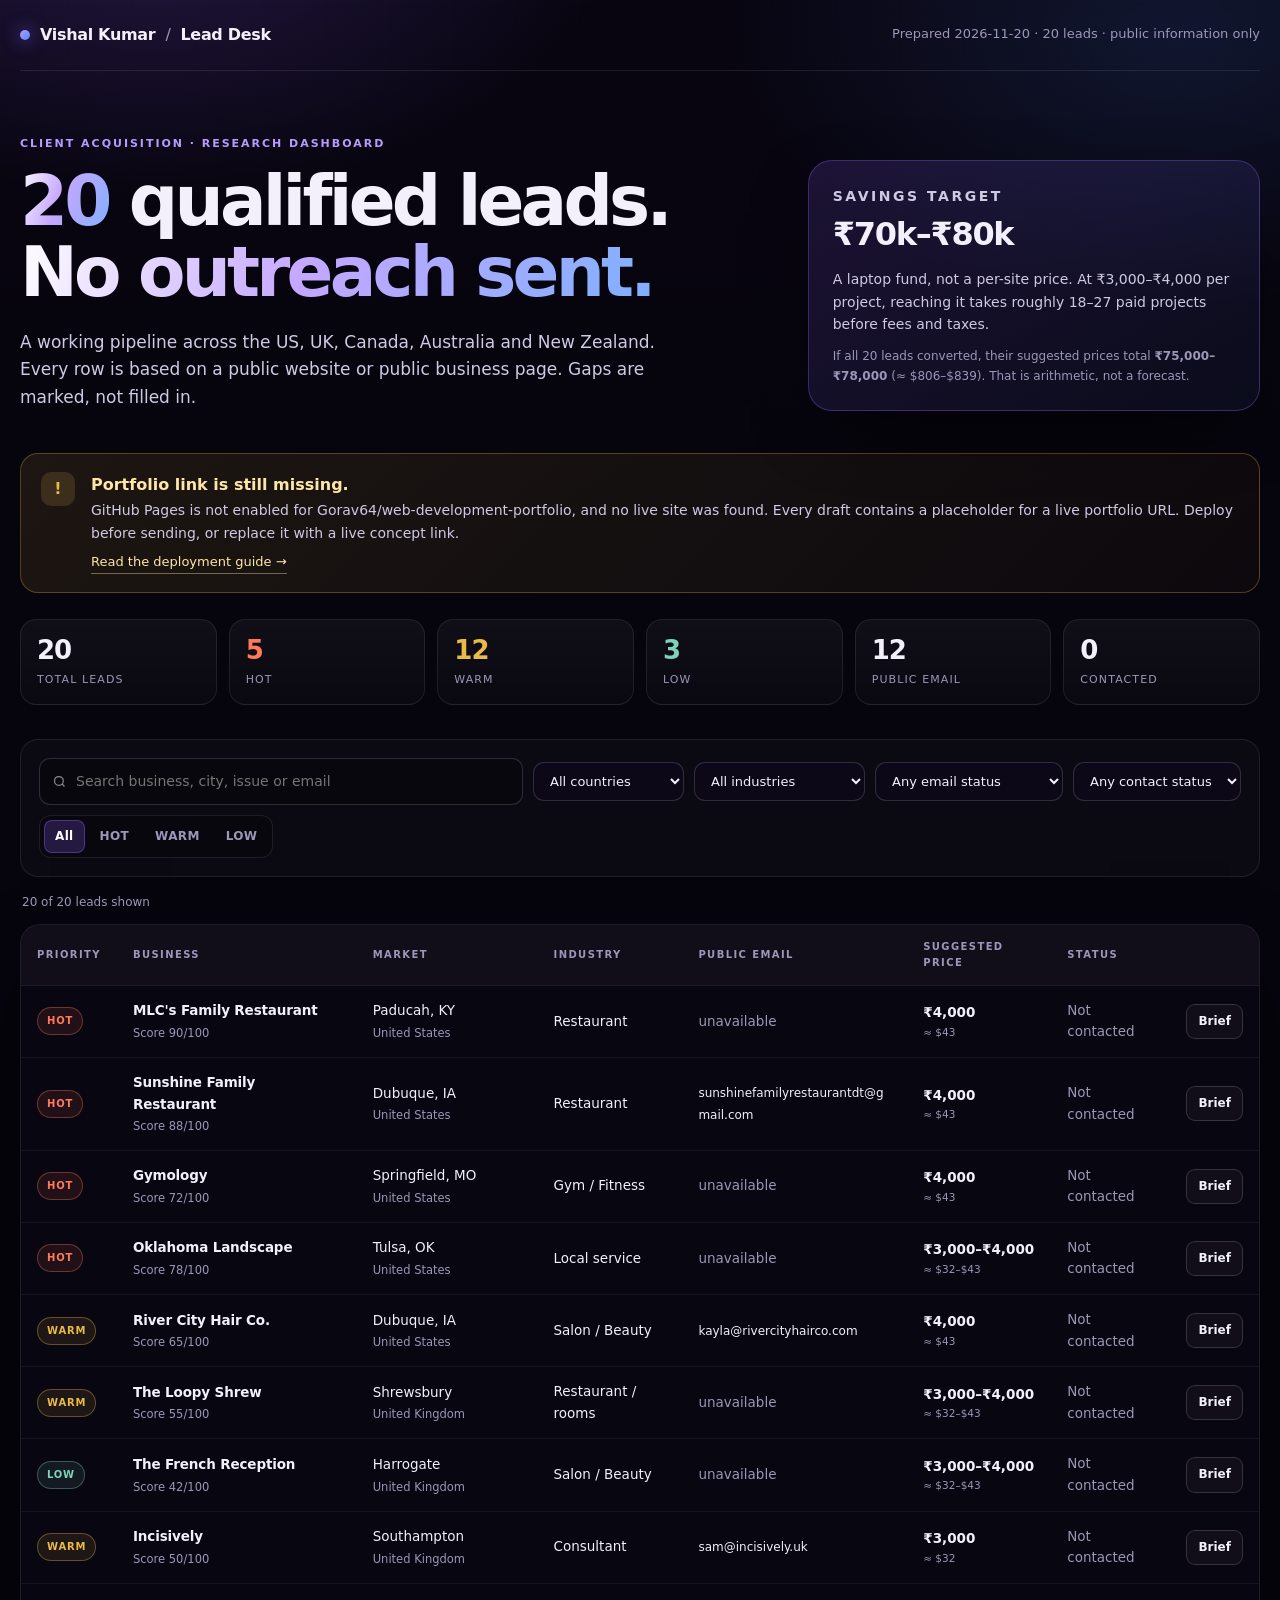
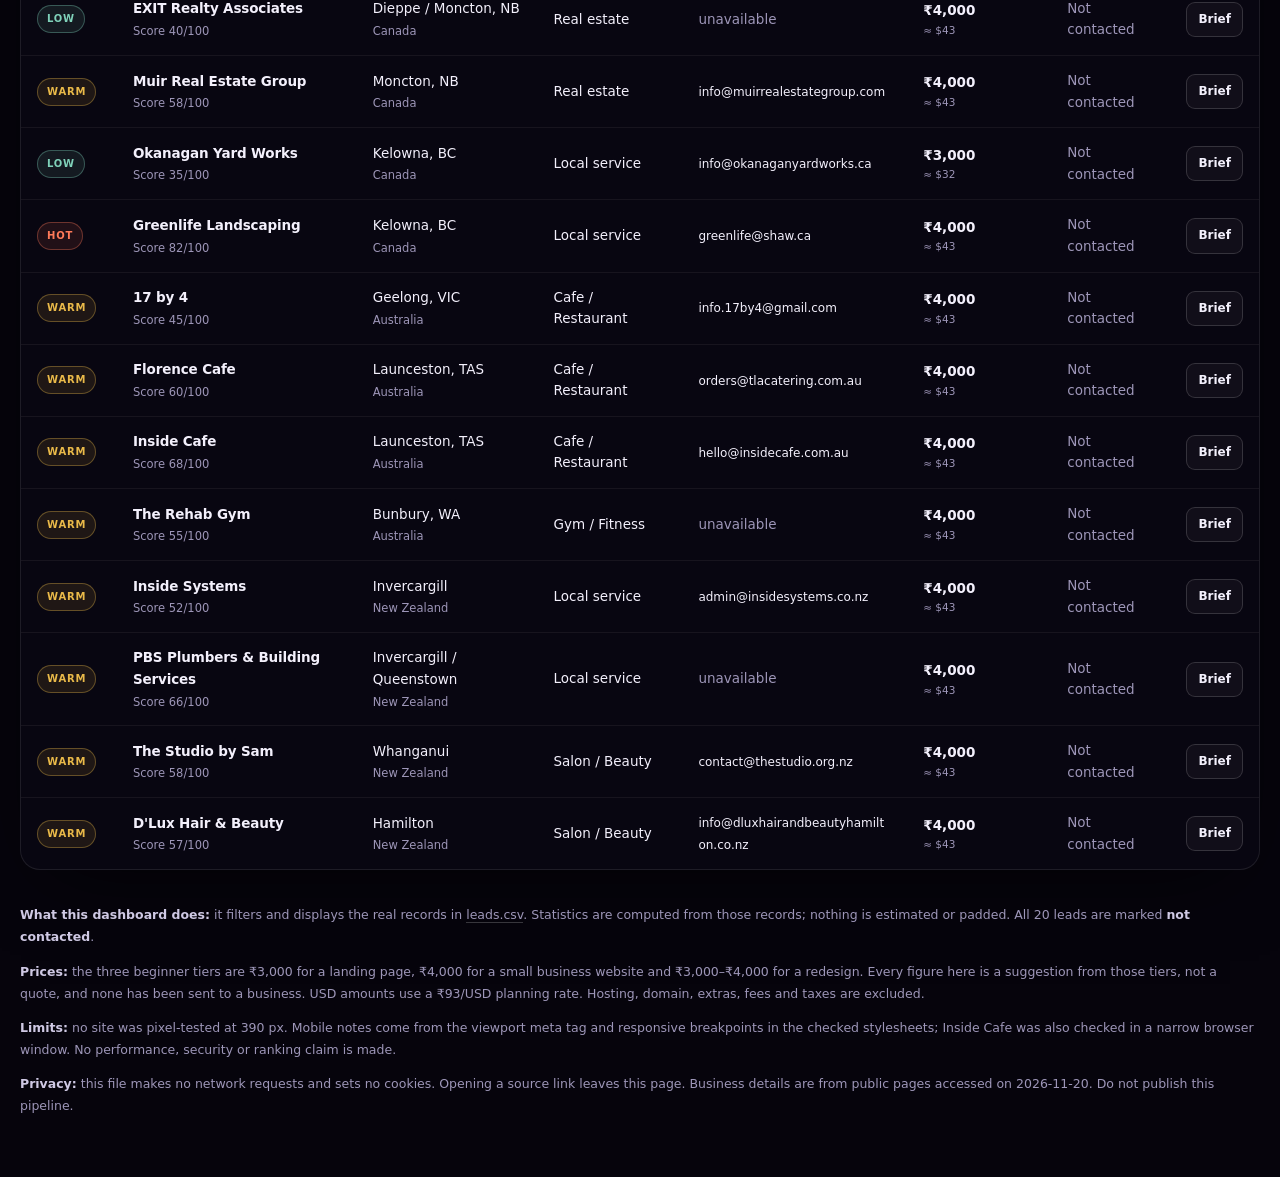
<file: leads/dashboard.html>
<!doctype html>
<html lang="en">
<head>
<meta charset="utf-8">
<meta name="viewport" content="width=device-width, initial-scale=1">
<title>Lead Desk — International Pipeline</title>
<style>
  :root{
    --bg:#06040c;--bg2:#0a0614;--panel:#0e0a1b;--panel2:#130d24;
    --line:rgba(255,255,255,.09);--line2:rgba(255,255,255,.15);
    --text:#f3f0fc;--soft:#cfc9e4;--muted:#9d96b8;
    --purple:#8b5cf6;--purple2:#b79bff;--blue:#4d8bff;
    --hot:#ff7a59;--warm:#e9b949;--low:#7fd1b9;
    --radius:18px;--shadow:0 24px 80px -30px rgba(0,0,0,.8);
  }
  *{box-sizing:border-box}
  html{scroll-behavior:smooth}
  body{margin:0;background:var(--bg);color:var(--text);font:16px/1.6 "Segoe UI",system-ui,-apple-system,sans-serif;-webkit-font-smoothing:antialiased;overflow-x:hidden}
  body::before{content:"";position:fixed;inset:0;z-index:-2;background:
    radial-gradient(700px 420px at 12% -8%,rgba(139,92,246,.20),transparent 65%),
    radial-gradient(700px 420px at 92% 4%,rgba(77,139,255,.13),transparent 65%),
    linear-gradient(180deg,#080511,#06040c 55%)}
  body::after{content:"";position:fixed;inset:0;z-index:-1;pointer-events:none;opacity:.35;
    background-image:linear-gradient(rgba(255,255,255,.025) 1px,transparent 1px),linear-gradient(90deg,rgba(255,255,255,.025) 1px,transparent 1px);
    background-size:64px 64px;mask-image:linear-gradient(180deg,#000,transparent 90%)}
  a{color:inherit;text-decoration:none}
  button,input,select{font:inherit;color:inherit}
  button{cursor:pointer}
  .wrap{width:min(1240px,calc(100% - 40px));margin:0 auto}
  .top{display:flex;align-items:center;justify-content:space-between;gap:16px;padding:22px 0;border-bottom:1px solid var(--line)}
  .brand{display:flex;align-items:center;gap:10px;font-weight:700;letter-spacing:-.02em}
  .brand .dot{width:10px;height:10px;border-radius:50%;background:linear-gradient(135deg,var(--purple2),var(--blue));box-shadow:0 0 18px rgba(139,92,246,.9)}
  .brand .sep{color:var(--muted);font-weight:400}
  .meta{color:var(--muted);font-size:13px;text-align:right}
  .hero{display:grid;grid-template-columns:1.5fr .9fr;gap:34px;align-items:end;padding:64px 0 42px}
  .eyebrow{font-size:11px;letter-spacing:.18em;text-transform:uppercase;color:var(--purple2);font-weight:700;margin:0 0 14px}
  h1{font-size:clamp(38px,5.4vw,72px);line-height:1.02;letter-spacing:-.055em;margin:0;font-weight:800;text-wrap:balance}
  h1 span{background:linear-gradient(110deg,#fff 0%,#c4a7ff 45%,#7fb0ff 100%);-webkit-background-clip:text;background-clip:text;color:transparent}
  .lede{color:var(--soft);max-width:680px;margin:22px 0 0;font-size:17px}
  .goal{border:1px solid rgba(139,92,246,.35);background:linear-gradient(145deg,rgba(139,92,246,.16),rgba(77,139,255,.06));border-radius:24px;padding:24px;box-shadow:var(--shadow)}
  .goal-num{font-size:32px;font-weight:800;letter-spacing:-.04em;margin:2px 0 8px}
  .goal p{color:var(--soft);font-size:14px;margin:0}
  .goal .tiny{color:var(--muted);font-size:12px;margin-top:12px}
  .readiness{display:flex;gap:16px;align-items:flex-start;border:1px solid rgba(233,185,73,.3);background:linear-gradient(135deg,rgba(233,185,73,.10),rgba(233,185,73,.03));border-radius:18px;padding:18px 20px;margin-bottom:26px}
  .readiness .bang{flex:0 0 34px;width:34px;height:34px;border-radius:10px;background:rgba(233,185,73,.15);color:var(--warm);display:grid;place-items:center;font-weight:800}
  .readiness strong{color:#ffe6a6}
  .readiness p{margin:2px 0 0;color:var(--soft);font-size:14px}
  .readiness a{display:inline-block;margin-top:8px;color:#ffe6a6;font-size:13px;border-bottom:1px solid rgba(255,230,166,.4)}
  .stats{display:grid;grid-template-columns:repeat(6,1fr);gap:12px;margin:0 0 34px}
  .stat{border:1px solid var(--line);background:linear-gradient(180deg,rgba(255,255,255,.045),rgba(255,255,255,.018));border-radius:16px;padding:16px}
  .stat .n{font-size:26px;font-weight:800;letter-spacing:-.04em;line-height:1.1}
  .stat .l{color:var(--muted);font-size:11px;letter-spacing:.1em;text-transform:uppercase;margin-top:6px}
  .stat.hot .n{color:var(--hot)}.stat.warm .n{color:var(--warm)}.stat.cool .n{color:var(--low)}
  .controls{display:flex;flex-wrap:wrap;gap:10px;align-items:center;padding:18px;border:1px solid var(--line);border-radius:18px;background:rgba(255,255,255,.025);margin-bottom:16px}
  .search{flex:1 1 260px;display:flex;align-items:center;gap:9px;border:1px solid var(--line2);border-radius:11px;padding:0 12px;background:rgba(0,0,0,.18)}
  .search svg{opacity:.55;flex:0 0 auto}
  .search input{width:100%;border:0;outline:0;background:transparent;padding:11px 0;font-size:14px}
  select{border:1px solid var(--line2);border-radius:11px;background:#0c0817;padding:10px 12px;font-size:13px;outline:0}
  .seg{display:flex;gap:4px;padding:4px;border:1px solid var(--line);border-radius:12px;background:rgba(0,0,0,.18)}
  .seg button{border:0;background:transparent;color:var(--muted);padding:7px 11px;border-radius:8px;font-size:12px;font-weight:700;letter-spacing:.03em}
  .seg button.on{background:rgba(139,92,246,.22);color:#fff;box-shadow:inset 0 0 0 1px rgba(139,92,246,.4)}
  .count{margin:10px 2px 12px;color:var(--muted);font-size:12px}
  .tablewrap{border:1px solid var(--line);border-radius:20px;overflow-x:auto;overflow-y:hidden;background:rgba(10,7,19,.75);box-shadow:var(--shadow);-webkit-overflow-scrolling:touch}
  .tablehint{display:none;color:var(--muted);font-size:11px;margin:0 2px 8px}
  table{width:100%;border-collapse:collapse;min-width:960px}
  th{font-size:10px;letter-spacing:.14em;text-transform:uppercase;color:var(--muted);text-align:left;padding:14px 16px;background:rgba(255,255,255,.035);border-bottom:1px solid var(--line)}
  td{padding:14px 16px;border-bottom:1px solid rgba(255,255,255,.06);vertical-align:middle;font-size:13.5px}
  tr:last-child td{border-bottom:0}
  tbody tr{transition:background .15s}
  tbody tr:hover{background:rgba(139,92,246,.06)}
  .biz{font-weight:700;letter-spacing:-.01em}
  .sub{color:var(--muted);font-size:11.5px;margin-top:2px}
  .badge{display:inline-flex;align-items:center;gap:6px;font-size:10px;font-weight:800;letter-spacing:.08em;padding:5px 9px;border-radius:999px;border:1px solid}
  .badge.HOT{color:var(--hot);border-color:rgba(255,122,89,.35);background:rgba(255,122,89,.10)}
  .badge.WARM{color:var(--warm);border-color:rgba(233,185,73,.35);background:rgba(233,185,73,.10)}
  .badge.LOW{color:var(--low);border-color:rgba(127,209,185,.35);background:rgba(127,209,185,.10)}
  .muted{color:var(--muted)}
  .mail{font-size:12px;word-break:break-word}
  .est{font-variant-numeric:tabular-nums;font-weight:700}
  .est small{display:block;color:var(--muted);font-weight:400;font-size:10.5px}
  .open{border:1px solid var(--line2);background:rgba(255,255,255,.04);border-radius:9px;padding:7px 11px;font-size:12px;font-weight:700}
  .open:hover{background:rgba(139,92,246,.18);border-color:rgba(139,92,246,.5)}
  .empty{padding:50px 20px;text-align:center;color:var(--muted)}
  .foot{margin:34px 0 60px;color:var(--muted);font-size:12.5px;line-height:1.75}
  .foot strong{color:var(--soft)}
  .foot a{border-bottom:1px solid rgba(255,255,255,.2)}
  .overlay{position:fixed;inset:0;background:rgba(3,2,8,.72);backdrop-filter:blur(4px);z-index:40}
  .drawer{position:fixed;top:0;right:0;bottom:0;width:min(620px,100%);background:#0b0716;border-left:1px solid var(--line2);z-index:50;overflow-y:auto;padding:28px 30px 48px;box-shadow:-30px 0 90px rgba(0,0,0,.6);transform:translateX(0);animation:slide .22s ease}
  @keyframes slide{from{transform:translateX(30px);opacity:.4}to{transform:translateX(0);opacity:1}}
  .drawer .close{position:sticky;top:0;float:right;border:1px solid var(--line2);background:#0b0716;border-radius:10px;width:34px;height:34px;font-size:18px;line-height:1;z-index:2}
  .drawer h2{font-size:30px;letter-spacing:-.04em;line-height:1.1;margin:8px 0 6px;max-width:480px}
  .drawer h3{font-size:12px;letter-spacing:.14em;text-transform:uppercase;color:var(--purple2);margin:26px 0 9px}
  .drawer p{margin:0 0 11px;color:var(--soft);font-size:14px}
  .drawer ul{margin:0;padding-left:18px;color:var(--soft);font-size:13.5px}
  .drawer li{margin-bottom:7px}
  .kv{display:grid;grid-template-columns:1fr 1fr;gap:10px;margin:18px 0 6px}
  .kv div{border:1px solid var(--line);border-radius:12px;padding:11px 13px;background:rgba(255,255,255,.025)}
  .kv .k{font-size:10px;letter-spacing:.12em;text-transform:uppercase;color:var(--muted)}
  .kv .v{font-size:13px;margin-top:3px;word-break:break-word}
  .box{border:1px solid var(--line);border-radius:14px;padding:14px;background:rgba(255,255,255,.025);margin:10px 0}
  .box.draft{background:rgba(139,92,246,.06);border-color:rgba(139,92,246,.25)}
  .box pre{white-space:pre-wrap;font:12.5px/1.6 "Cascadia Code",Consolas,monospace;color:#ded9f2;margin:0}
  .actions{display:flex;flex-wrap:wrap;gap:8px;margin-top:12px}
  .btn{border:1px solid var(--line2);background:rgba(255,255,255,.05);border-radius:10px;padding:9px 12px;font-size:12px;font-weight:700}
  .btn.primary{background:linear-gradient(110deg,#8b5cf6,#4d8bff);border-color:transparent;color:#fff}
  .btn:hover{filter:brightness(1.12)}
  .note{color:var(--muted);font-size:11.5px;margin-top:10px}
  .toast{position:fixed;left:50%;bottom:26px;transform:translateX(-50%);background:#f3f0fc;color:#100a1d;padding:10px 16px;border-radius:999px;font-size:12px;font-weight:700;z-index:60;opacity:0;pointer-events:none;transition:opacity .2s}
  .toast.show{opacity:1}
  @media (max-width:1000px){.stats{grid-template-columns:repeat(3,1fr)}.hero{grid-template-columns:1fr}.goal{max-width:520px}}
  @media (max-width:700px){.wrap{width:calc(100% - 28px)}.top{display:block}.meta{text-align:left;margin-top:6px}.hero{padding:44px 0 30px}.stats{grid-template-columns:repeat(2,1fr)}.controls{padding:14px}.seg{width:100%;overflow-x:auto}.drawer{padding:22px 18px 40px}.kv{grid-template-columns:1fr}.tablehint{display:block}}
  @media (prefers-reduced-motion:reduce){*{animation:none!important;transition:none!important;scroll-behavior:auto!important}}
</style>
</head>
<body>
<header class="top wrap">
  <a class="brand" href="../index.html"><span class="dot"></span>Vishal Kumar <span class="sep">/</span> Lead Desk</a>
  <div class="meta">Prepared <span id="genDate"></span> · <span id="totalTop"></span> leads · public information only</div>
</header>

<main class="wrap">
  <section class="hero">
    <div>
      <p class="eyebrow">Client acquisition · research dashboard</p>
      <h1><span id="totalHero">20</span> qualified leads.<br><span>No outreach sent.</span></h1>
      <p class="lede">A working pipeline across the US, UK, Canada, Australia and New Zealand. Every row is based on a public website or public business page. Gaps are marked, not filled in.</p>
    </div>
    <aside class="goal">
      <p class="eyebrow">Savings target</p>
      <div class="goal-num">₹70k–₹80k</div>
      <p>A laptop fund, not a per-site price. At ₹3,000–₹4,000 per project, reaching it takes roughly 18–27 paid projects before fees and taxes.</p>
      <p class="tiny">If all 20 leads converted, their suggested prices total <strong id="pipelineValue">₹75,000–₹78,000</strong> (≈ <span id="pipelineUsd">$806–$839</span>). That is arithmetic, not a forecast.</p>
    </aside>
  </section>

  <section class="readiness" aria-label="Readiness warning">
    <div class="bang">!</div>
    <div>
      <strong>Portfolio link is still missing.</strong>
      <p>GitHub Pages is not enabled for Gorav64/web-development-portfolio, and no live site was found. Every draft contains a placeholder for a live portfolio URL. Deploy before sending, or replace it with a live concept link.</p>
      <a href="../docs/deployment.md">Read the deployment guide →</a>
    </div>
  </section>

  <section class="stats" aria-label="Pipeline statistics">
    <div class="stat"><div class="n" id="statTotal">20</div><div class="l">Total leads</div></div>
    <div class="stat hot"><div class="n" id="statHot">0</div><div class="l">Hot</div></div>
    <div class="stat warm"><div class="n" id="statWarm">0</div><div class="l">Warm</div></div>
    <div class="stat cool"><div class="n" id="statLow">0</div><div class="l">Low</div></div>
    <div class="stat"><div class="n" id="statEmail">0</div><div class="l">Public email</div></div>
    <div class="stat"><div class="n" id="statContacted">0</div><div class="l">Contacted</div></div>
  </section>

  <section class="controls" aria-label="Filters">
    <label class="search">
      <svg width="15" height="15" viewBox="0 0 24 24" fill="none" stroke="currentColor" stroke-width="2"><circle cx="11" cy="11" r="7"></circle><path d="m20 20-4-4"></path></svg>
      <input id="q" type="search" placeholder="Search business, city, issue or email" autocomplete="off">
    </label>
    <select id="country" aria-label="Filter by country"><option value="">All countries</option></select>
    <select id="category" aria-label="Filter by industry"><option value="">All industries</option></select>
    <select id="emailFilter" aria-label="Filter by email availability">
      <option value="">Any email status</option>
      <option value="yes">Public email available</option>
      <option value="no">Email unavailable</option>
    </select>
    <select id="statusFilter" aria-label="Filter by contact status"><option value="">Any contact status</option></select>
    <div class="seg" role="group" aria-label="Filter by priority">
      <button data-p="" class="on">All</button>
      <button data-p="HOT">HOT</button>
      <button data-p="WARM">WARM</button>
      <button data-p="LOW">LOW</button>
    </div>
  </section>

  <div class="count" id="count" aria-live="polite"></div>
  <p class="tablehint">Swipe the table sideways on a phone to see email, price and the Brief button.</p>

  <section class="tablewrap" aria-label="Lead table">
    <table>
      <thead>
        <tr><th>Priority</th><th>Business</th><th>Market</th><th>Industry</th><th>Public email</th><th>Suggested price</th><th>Status</th><th></th></tr>
      </thead>
      <tbody id="rows"></tbody>
    </table>
    <div class="empty" id="empty" hidden>No leads match those filters.</div>
  </section>

  <footer class="foot">
    <p><strong>What this dashboard does:</strong> it filters and displays the real records in <a href="leads.csv">leads.csv</a>. Statistics are computed from those records; nothing is estimated or padded. All 20 leads are marked <strong>not contacted</strong>.</p>
    <p><strong>Prices:</strong> the three beginner tiers are ₹3,000 for a landing page, ₹4,000 for a small business website and ₹3,000–₹4,000 for a redesign. Every figure here is a suggestion from those tiers, not a quote, and none has been sent to a business. USD amounts use a ₹93/USD planning rate. Hosting, domain, extras, fees and taxes are excluded.</p>
    <p><strong>Limits:</strong> no site was pixel-tested at 390 px. Mobile notes come from the viewport meta tag and responsive breakpoints in the checked stylesheets; Inside Cafe was also checked in a narrow browser window. No performance, security or ranking claim is made.</p>
    <p><strong>Privacy:</strong> this file makes no network requests and sets no cookies. Opening a source link leaves this page. Business details are from public pages accessed on <span id="genDate2"></span>. Do not publish this pipeline.</p>
  </footer>
</main>

<div class="overlay" id="overlay" hidden></div>
<aside class="drawer" id="drawer" role="dialog" aria-modal="true" aria-labelledby="drawerTitle" hidden>
  <button class="close" id="close" aria-label="Close brief">×</button>
  <div id="drawerBody"></div>
</aside>
<div class="toast" id="toast" role="status" aria-live="polite"></div>

<script>
const DATA = {"generated": "2026-11-20", "total": 20, "goal_low": 70000, "goal_high": 80000, "rate_inr": 93, "pipeline_low": 75000, "pipeline_high": 78000, "pipeline_usd_low": 806, "pipeline_usd_high": 839, "leads": [{"slug": "mlcs-family-restaurant", "name": "MLC's Family Restaurant", "country": "United States", "city": "Paducah, KY", "category": "Restaurant", "website": "", "email": "unavailable", "phone": "+1 270 415 5527", "contact_person": "", "priority": "HOT", "score": 90, "status": "not_contacted", "project_type": "Restaurant website", "price_tier": "Small business website", "price_inr_low": 4000, "price_inr_high": 4000, "effort": "5–7 working days", "source_url": "https://www.facebook.com/p/MLCs-Family-Restaurant-100056595626511/", "source_label": "Public Facebook business page", "verified": "2026-11-20", "site_quality": "No official website found", "mobile_experience": "No website to test; Facebook page is the public presence.", "issues": ["No official website was found; the business operates from a public Facebook page.", "Menu, hours and location are spread across Facebook posts and directory listings rather than one owned page.", "No public business email was found; the Facebook page lists a phone number."], "solution": "A four-page restaurant website: home, menu, about and contact, with hours, map, click-to-call, daily specials and a catering or private-event enquiry form.", "opportunity": "Own the search result for the restaurant's name and give customers one stable place to check the menu, hours and directions before visiting.", "evidence": ["Public Facebook page lists the restaurant as an American Restaurant in Paducah with phone (270) 415-5527.", "Search results returned Facebook and directory pages, but no official website.", "No public email address was found on the pages checked."], "notes": "Phone from the public Facebook page. Email marked unavailable because none was found. No contact has been made.", "usd_low": 43, "usd_high": 43, "draft_subject": "A website idea for MLC's", "draft_body": "Hello MLC's team,\n\nI came across MLC's Family Restaurant while looking at restaurant businesses in Paducah, KY. Your Facebook page is active and lists your phone, but I could not find an official website with your menu, hours and location in one place.\n\nWhen someone searches before visiting, they may have to scroll through posts or a directory just to confirm the basics.\n\nI build simple, mobile-friendly restaurant sites. I can put together a one-page homepage concept with your menu, hours and directions, with no obligation.\n\nWould that be worth a look? If it is not relevant, just reply 'no' and I will not follow up.\n\nBest regards,\nVishal Kumar\nIndependent Web Developer\nfirwall63@gmail.com\n[live portfolio URL — add before sending]"}, {"slug": "sunshine-family-restaurant", "name": "Sunshine Family Restaurant", "country": "United States", "city": "Dubuque, IA", "category": "Restaurant", "website": "", "email": "sunshinefamilyrestaurantdt@gmail.com", "phone": "", "contact_person": "", "priority": "HOT", "score": 88, "status": "not_contacted", "project_type": "Restaurant website", "price_tier": "Small business website", "price_inr_low": 4000, "price_inr_high": 4000, "effort": "5–7 working days", "source_url": "https://www.facebook.com/p/Sunshine-Family-Restaurant-Downtown-61550603450858/", "source_label": "Public Facebook business page", "verified": "2026-11-20", "site_quality": "No official website found", "mobile_experience": "No website to test; Facebook page is the public presence.", "issues": ["No official website was found; the Downtown location uses a public Facebook page.", "The public email and address appear on Facebook rather than an owned website.", "There is no single page for the menu, hours, directions and catering enquiries."], "solution": "A restaurant website with menu, hours, location, photo gallery and a catering or group-booking enquiry form, linked from the Facebook page.", "opportunity": "Give the Downtown location a stable, searchable home that answers the questions customers ask before they visit.", "evidence": ["Public Facebook page lists the Downtown address as 401 Central Ave, Dubuque, IA 52001.", "The page's public contact information includes sunshinefamilyrestaurantdt@gmail.com.", "A separate Facebook page exists for the West location; no official website was found for either."], "notes": "Email comes from the public Downtown Facebook page; confirm it is the right location before sending. No contact has been made.", "usd_low": 43, "usd_high": 43, "draft_subject": "A website idea for Sunshine Downtown", "draft_body": "Hello Sunshine team,\n\nI came across Sunshine Family Restaurant while looking at restaurant businesses in Dubuque, IA. I found your Downtown Facebook page and public email, but no official website where someone can check the menu, hours and location together.\n\nCustomers who find you through search may land on a social page or directory instead of a page you control.\n\nI build clean, mobile-friendly restaurant sites. I can prepare a short homepage concept for the Downtown location, with no obligation.\n\nWould that be worth a look? If it is not relevant, just reply 'no' and I will not follow up.\n\nBest regards,\nVishal Kumar\nIndependent Web Developer\nfirwall63@gmail.com\n[live portfolio URL — add before sending]"}, {"slug": "gymology", "name": "Gymology", "country": "United States", "city": "Springfield, MO", "category": "Gym / Fitness", "website": "https://gymology247.com/", "email": "unavailable", "phone": "+1 417 812 6611", "contact_person": "", "priority": "HOT", "score": 72, "status": "not_contacted", "project_type": "Gym / fitness website", "price_tier": "Small business website", "price_inr_low": 4000, "price_inr_high": 4000, "effort": "5–7 working days", "source_url": "https://gymology247.com/", "source_label": "Public website (homepage and contact page)", "verified": "2026-11-20", "site_quality": "Functional page-builder site with a visible platform placeholder", "mobile_experience": "Viewport meta present. No responsive breakpoints were found in the linked stylesheet checked; not visually tested at 390 px.", "issues": ["The public homepage displays 'Signed in as: filler@godaddy.com' in the header and mobile menu, exposing a platform placeholder account to visitors.", "Membership rates for two locations are spread across long sections, making comparison harder than it needs to be.", "No public business email was found; the site uses a contact page and phone number."], "solution": "Rebuild as a fast, mobile-first gym site with a two-location comparison, clear rates, day-pass and tour request forms, class information and local SEO.", "opportunity": "Remove a visible placeholder that undermines trust, and turn the site into a clear path from 'two gyms' to 'book a tour or buy a pass'.", "evidence": ["Homepage text includes 'Signed in as: filler@godaddy.com' in the account area.", "Navigation lists HOME, ABOUT US, MEMBERSHIPS, DAY PASS / GYM TOUR, CONTACT US and CANCEL INFO.", "Page displays phone 1 (417) 812-6611 and membership sections for Rockhurst and N Glenstone.", "No usable public business email was found; filler@godaddy.com is a platform placeholder and must not be used."], "notes": "Do not use filler@godaddy.com or any address found in theme/font files. No contact has been made.", "usd_low": 43, "usd_high": 43, "draft_subject": "A quick note about Gymology's website", "draft_body": "Hello Gymology team,\n\nI came across Gymology while looking at gym / fitness businesses in Springfield, MO. I had a look at gymology247.com and noticed the header shows 'Signed in as: filler@godaddy.com' to visitors.\n\nThat placeholder can make a first-time visitor question whether the site is maintained, right before they check membership options.\n\nI build clean gym sites with clear rates and a simple day-pass or tour form. I can send a short list of specific fixes, with no obligation.\n\nWould that be worth a look? If it is not relevant, just reply 'no' and I will not follow up.\n\nBest regards,\nVishal Kumar\nIndependent Web Developer\nfirwall63@gmail.com\n[live portfolio URL — add before sending]"}, {"slug": "oklahoma-landscape", "name": "Oklahoma Landscape", "country": "United States", "city": "Tulsa, OK", "category": "Local service", "website": "https://oklahomalandscape.com/", "email": "unavailable", "phone": "+1 918 299 5296", "contact_person": "", "priority": "HOT", "score": 78, "status": "not_contacted", "project_type": "Website redesign", "price_tier": "Website redesign", "price_inr_low": 3000, "price_inr_high": 4000, "effort": "4–6 working days", "source_url": "https://oklahomalandscape.com/", "source_label": "Public website (homepage HTML and visible content)", "verified": "2026-11-20", "site_quality": "Dated 2015-era build still serving 2015 default imagery", "mobile_experience": "Viewport meta present and responsive breakpoints appear in the inline CSS; not visually tested at 390 px.", "issues": ["The homepage still serves a 2015-era theme and default imagery: the slider image and logo are under /wp-content/uploads/2015/05/ and /2015/06/.", "Primary navigation is a deep dropdown with dozens of links, splitting core services across several levels.", "The only enquiry route on the homepage is a sidebar 'Quick Quote' form; no public email is listed.", "The footer says copyright 2026, but the visual build and image assets date to 2015."], "solution": "Redesign with a project gallery, clear service pages for design, irrigation, drainage, lighting and maintenance, a short quote form, service-area pages and mobile-first navigation.", "opportunity": "The business already ranks and has strong service content; a modern front end would make that expertise easier to see and easier to enquire about.", "evidence": ["Homepage image sources include /wp-content/uploads/2015/05/default-sliderImage.jpg and /2015/06/oklahoma-landscape-logo.jpg.", "Visible services: Landscape Design, Irrigation Services, Pools & Patios, Drainage & Waterproofing, Outdoor Environments, Landscape Lighting.", "Quick Quote form fields: name, phone, address, email, message.", "Footer: 'Copyright © 2026 Oklahoma Landscape' and 'Developed by Aqua Vita Creative'."], "notes": "No public email found. Phone and address are from the public site. No contact has been made.", "usd_low": 32, "usd_high": 43, "draft_subject": "A quick note about Oklahoma Landscape's website", "draft_body": "Hello Oklahoma Landscape team,\n\nI came across Oklahoma Landscape while looking at local service businesses in Tulsa, OK. I had a look at oklahomalandscape.com and noticed the homepage still uses the 2015 slider and service imagery, with core services split across a very deep dropdown.\n\nThe work in the gallery is stronger than the page that presents it, which can make it harder for a homeowner to compare services and ask for a quote.\n\nI can send a short, no-obligation list of fixes focused on the homepage, service pages and quote form, without changing the brand.\n\nWould that be worth a look? If it is not relevant, just reply 'no' and I will not follow up.\n\nBest regards,\nVishal Kumar\nIndependent Web Developer\nfirwall63@gmail.com\n[live portfolio URL — add before sending]"}, {"slug": "river-city-hair-co", "name": "River City Hair Co.", "country": "United States", "city": "Dubuque, IA", "category": "Salon / Beauty", "website": "https://www.rivercityhairco.com/", "email": "kayla@rivercityhairco.com", "phone": "+1 563 216 8007", "contact_person": "", "priority": "WARM", "score": 65, "status": "not_contacted", "project_type": "Business website", "price_tier": "Small business website", "price_inr_low": 4000, "price_inr_high": 4000, "effort": "5–7 working days", "source_url": "https://www.rivercityhairco.com/", "source_label": "Public website (homepage and contact form)", "verified": "2026-11-20", "site_quality": "Thin Wix one-page site", "mobile_experience": "Viewport meta present. No responsive breakpoints were found in the checked stylesheet; Wix may still adapt. Not visually tested at 390 px.", "issues": ["The homepage is a 167-word Wix page with no service menu, pricing or salon policies.", "No conventional navigation links were present in the page source; visitors rely on the template's menu control.", "One asset loads over http:// rather than https://.", "Public contact details are individual stylist emails rather than a general salon inbox."], "solution": "A compact salon site with a service menu, stylist profiles, booking link, policies, a general enquiry form and a single public contact address.", "opportunity": "The salon already has booking and a real client base; a clearer service and policy page would reduce repeated questions and make the business easier to choose.", "evidence": ["Homepage text is approximately 167 words and lists stylists with individual emails and phone numbers.", "Footer shows phone 563-216-8007 and kayla@rivercityhairco.com.", "A contact form with First Name, Last Name, Email and Message fields is present.", "One asset is referenced over http://."], "notes": "kayla@rivercityhairco.com is a public stylist address, not a confirmed general inbox. Verify before sending. No contact has been made.", "usd_low": 43, "usd_high": 43, "draft_subject": "A website idea for River City Hair", "draft_body": "Hello River City Hair team,\n\nI came across River City Hair Co. while looking at salon / beauty businesses in Dubuque, IA. I had a look at rivercityhairco.com and noticed the homepage is quite short, with stylist emails but no service menu or policies in one place.\n\nNew clients may have to message or call just to understand what you offer and how booking works.\n\nI build small salon sites with services, stylist profiles and a booking link. I can send a short outline of what I would change, with no obligation.\n\nWould that be worth a look? If it is not relevant, just reply 'no' and I will not follow up.\n\nBest regards,\nVishal Kumar\nIndependent Web Developer\nfirwall63@gmail.com\n[live portfolio URL — add before sending]"}, {"slug": "the-loopy-shrew", "name": "The Loopy Shrew", "country": "United Kingdom", "city": "Shrewsbury", "category": "Restaurant / rooms", "website": "https://www.loopyshrew.com/", "email": "unavailable", "phone": "", "contact_person": "", "priority": "WARM", "score": 55, "status": "not_contacted", "project_type": "Website redesign", "price_tier": "Website redesign", "price_inr_low": 3000, "price_inr_high": 4000, "effort": "4–6 working days", "source_url": "https://www.loopyshrew.com/", "source_label": "Public website (homepage)", "verified": "2026-11-20", "site_quality": "Content-rich WordPress site with maintenance gaps", "mobile_experience": "Viewport meta present. No responsive breakpoints were found in the checked stylesheet; not visually tested at 390 px.", "issues": ["The footer still says '© 2021 The Loopy Shrew. All rights reserved'.", "11 of 13 homepage images have no alt text.", "No public business email was found; contact is through a form/page.", "The homepage carries restaurant, rooms, events and gift-voucher content in one long flow."], "solution": "A focused refresh with clearer paths for eat, stay and events, accessible image alt text, a current footer and a single enquiries route.", "opportunity": "The venue already has strong content and booking; a refresh would make the three revenue streams easier to choose without a full rebrand.", "evidence": ["Visible footer: '© 2021 The Loopy Shrew. All rights reserved | Website by Gravity Creative'.", "Homepage has 13 images, 11 without alt text.", "Navigation includes Book, Gift Vouchers, Rooms, Events, Menus and Contact.", "No public email address was found on the homepage."], "notes": "No public email found. No contact has been made.", "usd_low": 32, "usd_high": 43, "draft_subject": "A quick note about The Loopy Shrew's website", "draft_body": "Hello Loopy Shrew team,\n\nI came across The Loopy Shrew while looking at restaurant / rooms businesses in Shrewsbury. I had a look at loopyshrew.com and noticed the footer still says 2021, while many of the homepage images have no alt text.\n\nSmall maintenance signals like that can make a well-run venue look less current, and missing alt text makes the site harder to use with a screen reader.\n\nI can send a short, no-obligation list of fixes covering the footer, accessibility and the paths to eat, stay and events.\n\nWould that be worth a look? If it is not relevant, just reply 'no' and I will not follow up.\n\nBest regards,\nVishal Kumar\nIndependent Web Developer\nfirwall63@gmail.com\n[live portfolio URL — add before sending]"}, {"slug": "the-french-reception", "name": "The French Reception", "country": "United Kingdom", "city": "Harrogate", "category": "Salon / Beauty", "website": "https://thefrenchreception.com/", "email": "unavailable", "phone": "", "contact_person": "", "priority": "LOW", "score": 42, "status": "not_contacted", "project_type": "Website redesign", "price_tier": "Website redesign", "price_inr_low": 3000, "price_inr_high": 4000, "effort": "4–6 working days", "source_url": "https://thefrenchreception.com/", "source_label": "Public website (homepage and contact page)", "verified": "2026-11-20", "site_quality": "Polished WordPress site with a light contact path", "mobile_experience": "Viewport meta and responsive breakpoints present; not visually tested at 390 px.", "issues": ["No on-site contact form was found; the contact page and a 'Book Now' link are the main routes.", "No public business email was found.", "The homepage summarises services and testimonials but offers limited detail on treatments or aftercare."], "solution": "Add service pages for cut, colour and treatments, a simple enquiry form, and a clearer booking path while keeping the existing brand.", "opportunity": "The salon already has a polished identity and booking; the gap is a little more depth for first-time clients who want to compare services.", "evidence": ["Homepage sections include Services, Colour, Team, Contact and Book Now.", "The site has responsive breakpoints in its stylesheet.", "No contact form or public email was found on the homepage."], "notes": "Low priority because the existing site is polished and functional. No public email found. No contact has been made.", "usd_low": 32, "usd_high": 43, "draft_subject": "A small idea for The French Reception", "draft_body": "Hello French Reception team,\n\nI came across The French Reception while looking at salon / beauty businesses in Harrogate. I had a look at thefrenchreception.com and noticed the site looks polished, but there is no on-site enquiry form and no public email listed.\n\nA first-time client who is not ready to book may have no easy way to ask a question.\n\nI can send a short outline for service pages and a simple enquiry form that fit the existing brand, with no obligation.\n\nWould that be worth a look? If it is not relevant, just reply 'no' and I will not follow up.\n\nBest regards,\nVishal Kumar\nIndependent Web Developer\nfirwall63@gmail.com\n[live portfolio URL — add before sending]"}, {"slug": "incisively", "name": "Incisively", "country": "United Kingdom", "city": "Southampton", "category": "Consultant", "website": "https://incisively.uk/", "email": "sam@incisively.uk", "phone": "", "contact_person": "Samantha Price", "priority": "WARM", "score": 50, "status": "not_contacted", "project_type": "Landing page + copy polish", "price_tier": "Landing page", "price_inr_low": 3000, "price_inr_high": 3000, "effort": "3–5 working days", "source_url": "https://incisively.uk/", "source_label": "Public website (homepage and contact form)", "verified": "2026-11-20", "site_quality": "Modern Elementor site with a very long single page", "mobile_experience": "Viewport meta and responsive breakpoints present; not visually tested at 390 px.", "issues": ["The full offer sits on one very long, text-heavy page; services, proof and pricing are buried in prose.", "Pricing ranges from £115 to £5,000 are presented in paragraphs rather than a scannable table.", "There is no case-study section; one testimonial is quoted inline.", "An image URL in the page schema still uses http:// rather than https://."], "solution": "Restructure the page into scannable service packages, a pricing table, proof/case-study slots and a short enquiry form, keeping the existing brand and copy voice.", "opportunity": "The consultant has a clear, differentiated offer and public pricing; better structure would help a busy owner understand the packages in under a minute.", "evidence": ["Visible pricing: £115 health check, £1,850 typical project, from £650, up to £5,000.", "Public email: sam@incisively.uk. Contact form fields include name, company, email, telephone and message.", "Homepage is one long page with sections such as 'Why choose business consultancy' and 'What do I charge?'.", "Schema image URL begins http://incisively.uk/wp-content/uploads/2022/11/Banner1a.jpg."], "notes": "Samantha Price is named publicly on the site. Email and pricing are from the public page. No contact has been made.", "usd_low": 32, "usd_high": 32, "draft_subject": "A small idea for Incisively's homepage", "draft_body": "Hello Samantha,\n\nI came across Incisively while looking at consultant businesses in Southampton. I read through incisively.uk and noticed the offer, proof and pricing are all inside one very long page, so the packages are easy to miss.\n\nA busy business owner may leave before reaching the £115 health check or the typical project price.\n\nI can sketch a shorter, scannable structure with packages and a pricing table, keeping your voice. No obligation.\n\nWould that be worth a look? If it is not relevant, just reply 'no' and I will not follow up.\n\nBest regards,\nVishal Kumar\nIndependent Web Developer\nfirwall63@gmail.com\n[live portfolio URL — add before sending]"}, {"slug": "exit-realty-associates", "name": "EXIT Realty Associates", "country": "Canada", "city": "Dieppe / Moncton, NB", "category": "Real estate", "website": "https://www.exitmoncton.ca/", "email": "unavailable", "phone": "+1 506 382 3948", "contact_person": "", "priority": "LOW", "score": 40, "status": "not_contacted", "project_type": "Real estate website", "price_tier": "Small business website", "price_inr_low": 4000, "price_inr_high": 4000, "effort": "5–7 working days", "source_url": "https://www.exitmoncton.ca/", "source_label": "Public website (homepage)", "verified": "2026-11-20", "site_quality": "Minimal franchise homepage", "mobile_experience": "Viewport meta present. No responsive breakpoints were found in the checked stylesheet; not visually tested at 390 px.", "issues": ["The homepage is approximately 241 words and has no H1 heading.", "No navigation element was present in the initial HTML; the page relies on script-driven menus.", "No public email was found; the site uses a contact form and phone number.", "Franchise branding and listing feeds may limit what a local office can change."], "solution": "A brokerage landing page with a home-valuation CTA, featured listings, agent directory and contact form; confirm franchise brand rules before proposing a rebuild.", "opportunity": "A clearer local landing page could support the office's own lead generation without competing with the franchise listing system.", "evidence": ["Homepage text is approximately 241 words.", "Site shows phone 506-382-3948 and sections for Featured Listings, What's My Home Worth?, Find your Dream Home and Our team.", "No H1 heading was detected in the homepage HTML.", "No public email address was found."], "notes": "Low priority because franchise rules may limit changes. No public email found. No contact has been made.", "usd_low": 43, "usd_high": 43, "draft_subject": "A local landing page idea for EXIT Moncton", "draft_body": "Hello EXIT Realty Associates team,\n\nI came across EXIT Realty Associates while looking at real estate businesses in Dieppe / Moncton, NB. I had a look at exitmoncton.ca and noticed the homepage is quite short, with the valuation and agent content below a script-driven menu.\n\nA seller who lands there may not immediately see why they should choose your office over another brokerage.\n\nI can outline a local landing page for valuations and seller enquiries that works alongside your franchise listing feed. No obligation.\n\nWould that be worth a look? If it is not relevant, just reply 'no' and I will not follow up.\n\nBest regards,\nVishal Kumar\nIndependent Web Developer\nfirwall63@gmail.com\n[live portfolio URL — add before sending]"}, {"slug": "muir-real-estate-group", "name": "Muir Real Estate Group", "country": "Canada", "city": "Moncton, NB", "category": "Real estate", "website": "https://muirrealestategroup.com/", "email": "info@muirrealestategroup.com", "phone": "+1 506 650 0968", "contact_person": "Dwayne Muir", "priority": "WARM", "score": 58, "status": "not_contacted", "project_type": "Real estate website", "price_tier": "Small business website", "price_inr_low": 4000, "price_inr_high": 4000, "effort": "5–7 working days", "source_url": "https://muirrealestategroup.com/", "source_label": "Public website (homepage and contact sections)", "verified": "2026-11-20", "site_quality": "Functional GoDaddy site with accessibility and structure gaps", "mobile_experience": "Viewport meta present. No responsive breakpoints were found in the checked stylesheet; not visually tested at 390 px.", "issues": ["15 of 16 homepage images have no alt text.", "A table element is used in the page layout.", "The listing navigation is very long, with dozens of individual property links mixed into the main menu.", "The site uses a GoDaddy builder template; team, valuation and listing content compete on the homepage."], "solution": "A modern real estate site with listing search, team profiles, a valuation CTA, testimonials and accessible markup, keeping the existing content and brand.", "opportunity": "The team already has listings, reviews and a clear method; a cleaner structure would make the path from search to enquiry much shorter.", "evidence": ["Homepage has 16 images, 15 without alt text.", "Visible sections: The Muir Method, Google Reviews, Find Your Dream Home, Our Services, Contact Us.", "Public emails include info@muirrealestategroup.com, dwayne@muirrealestategroup.com and victoria@muirrealestategroup.com.", "Footer: 'Copyright © 2026 Muir Real Estate Group - All Rights Reserved.'"], "notes": "Dwayne Muir is named publicly as founder. Use info@ as the main inbox; ignore info@indiantypefoundry.com found in font CSS. No contact has been made.", "usd_low": 43, "usd_high": 43, "draft_subject": "A website idea for Muir Real Estate Group", "draft_body": "Hello Dwayne,\n\nI came across Muir Real Estate Group while looking at real estate businesses in Moncton, NB. I had a look at muirrealestategroup.com and noticed the homepage carries a long list of individual listing links, while most images have no alt text.\n\nBuyers can get lost in the listing menu before they reach your team, reviews or valuation offer.\n\nI can send a short outline for a cleaner listings, team and valuation structure that keeps your branding. No obligation.\n\nWould that be worth a look? If it is not relevant, just reply 'no' and I will not follow up.\n\nBest regards,\nVishal Kumar\nIndependent Web Developer\nfirwall63@gmail.com\n[live portfolio URL — add before sending]"}, {"slug": "okanagan-yard-works", "name": "Okanagan Yard Works", "country": "Canada", "city": "Kelowna, BC", "category": "Local service", "website": "https://okanaganyardworks.ca/", "email": "info@okanaganyardworks.ca", "phone": "+1 250 899 0981", "contact_person": "", "priority": "LOW", "score": 35, "status": "not_contacted", "project_type": "Landing page", "price_tier": "Landing page", "price_inr_low": 3000, "price_inr_high": 3000, "effort": "3–5 working days", "source_url": "https://okanaganyardworks.ca/", "source_label": "Public website (homepage)", "verified": "2026-11-20", "site_quality": "Modern, content-heavy WordPress site", "mobile_experience": "Viewport meta present. No responsive breakpoints were found in the checked stylesheet; not visually tested at 390 px.", "issues": ["The homepage runs to about 2,074 words, with several seasonal promotions competing for attention.", "Navigation is broad: services, gallery, resources, blogs and contact, with the primary CTA reduced to a phone number in the top bar.", "No obvious technical defect was found; this is a conversion and structure opportunity, not a rebuild."], "solution": "Short service-specific landing pages and a single quote form, with a shorter homepage that routes visitors to the right service.", "opportunity": "The company already has strong content and photos; targeted landing pages could turn more of that traffic into quote requests.", "evidence": ["Homepage has approximately 2,074 words and 24 images.", "Visible sections include Consultation, Estimation, Installation, Maintenance and seasonal clean-up promos.", "Public email: info@okanaganyardworks.ca. Phone: (250) 899-0981.", "A contact form is present on the site."], "notes": "Low priority because the current site is modern and functional. No contact has been made.", "usd_low": 32, "usd_high": 32, "draft_subject": "A small idea for Okanagan Yard Works", "draft_body": "Hello Okanagan Yard Works team,\n\nI came across Okanagan Yard Works while looking at local service businesses in Kelowna, BC. I had a look at okanaganyardworks.ca and noticed the homepage is very comprehensive, with several seasonal offers competing for attention.\n\nA homeowner looking for one service may have to read a lot before finding the right next step.\n\nI can sketch a short service landing page and quote form structure, with no obligation and no change to your existing brand.\n\nWould that be worth a look? If it is not relevant, just reply 'no' and I will not follow up.\n\nBest regards,\nVishal Kumar\nIndependent Web Developer\nfirwall63@gmail.com\n[live portfolio URL — add before sending]"}, {"slug": "greenlife-landscaping", "name": "Greenlife Landscaping", "country": "Canada", "city": "Kelowna, BC", "category": "Local service", "website": "https://www.greenlifelandscaping.net/", "email": "greenlife@shaw.ca", "phone": "+1 250 868 3222", "contact_person": "", "priority": "HOT", "score": 82, "status": "not_contacted", "project_type": "Business website", "price_tier": "Small business website", "price_inr_low": 4000, "price_inr_high": 4000, "effort": "5–7 working days", "source_url": "https://www.greenlifelandscaping.net/", "source_label": "Public website (Wix one-page site)", "verified": "2026-11-20", "site_quality": "Very thin Wix one-page site", "mobile_experience": "Viewport meta present. No responsive breakpoints were found in the checked stylesheet; Wix may still adapt. Not visually tested at 390 px.", "issues": ["The site is a 101-word Wix one-pager with no H1 heading.", "No contact form; the only routes are a phone number and email.", "One asset loads over http:// rather than https://.", "The homepage carries almost no service detail, project photos or proof, despite the menu links."], "solution": "A multi-page site with services, project gallery, about, service area and a quote request form, plus a stronger phone/email CTA.", "opportunity": "The company has real services and photos to show; a proper site would let it compete for searches it currently cannot answer.", "evidence": ["Homepage text is approximately 101 words.", "Visible navigation: Home, Services, About, Contact, Gallery, More.", "Public contact: 250-868-3222 and greenlife@shaw.ca.", "No H1 heading or contact form was detected; one http:// asset is present."], "notes": "High priority because the site is extremely thin. No contact has been made.", "usd_low": 43, "usd_high": 43, "draft_subject": "A website idea for Greenlife Landscaping", "draft_body": "Hello Greenlife team,\n\nI came across Greenlife Landscaping while looking at local service businesses in Kelowna, BC. I had a look at greenlifelandscaping.net and noticed the site is a very short one-page Wix site, with no project gallery or quote form.\n\nHomeowners comparing landscapers cannot see the quality of your work or ask for a quote without leaving the page.\n\nI build clean, photo-led service sites. I can prepare a short homepage and services outline, with no obligation.\n\nWould that be worth a look? If it is not relevant, just reply 'no' and I will not follow up.\n\nBest regards,\nVishal Kumar\nIndependent Web Developer\nfirwall63@gmail.com\n[live portfolio URL — add before sending]"}, {"slug": "17-by-4", "name": "17 by 4", "country": "Australia", "city": "Geelong, VIC", "category": "Cafe / Restaurant", "website": "https://17by4.com.au/", "email": "info.17by4@gmail.com", "phone": "+61 3 5224 1588", "contact_person": "", "priority": "WARM", "score": 45, "status": "not_contacted", "project_type": "Restaurant website", "price_tier": "Small business website", "price_inr_low": 4000, "price_inr_high": 4000, "effort": "5–7 working days", "source_url": "https://17by4.com.au/", "source_label": "Public website (homepage)", "verified": "2026-11-20", "site_quality": "Functional page-builder restaurant site", "mobile_experience": "Viewport meta present. No responsive breakpoints were found in the checked stylesheet; not visually tested at 390 px.", "issues": ["A table element is used in the page layout.", "The menu, high tea, functions and reservations content is split across many sections and a long menu.", "The site uses a page-builder template with a cookie banner and reCAPTCHA contact form.", "No clear technical defect was found; the opportunity is a focused refresh and a shorter path to reservations."], "solution": "Refresh the restaurant site with clearer menu, high tea and function pages, plus a prominent reservation flow.", "opportunity": "The venue already has strong offers and booking; better structure would help first-time visitors choose high tea, dinner or a function.", "evidence": ["Visible navigation: Home, Reservations, High Tea, Menu, Catering, Photo Gallery, Function Space, Corporate Events, Blog, FAQ.", "Public contact: info.17by4@gmail.com and 03 5224 1588.", "Footer: 'Copyright © 2026 17by4 - All Rights Reserved.'", "No public email issue; main gap is content structure."], "notes": "Site is functional; warm rather than urgent. No contact has been made.", "usd_low": 43, "usd_high": 43, "draft_subject": "A small idea for 17by4's website", "draft_body": "Hello 17by4 team,\n\nI came across 17 by 4 while looking at cafe / restaurant businesses in Geelong, VIC. I had a look at 17by4.com.au and noticed the site has a lot of offers, but the menu, high tea, functions and reservations content overlaps across a long menu.\n\nA first-time visitor may take longer than necessary to choose the right booking path.\n\nI can send a short outline for a cleaner reservations and high-tea structure, with no obligation.\n\nWould that be worth a look? If it is not relevant, just reply 'no' and I will not follow up.\n\nBest regards,\nVishal Kumar\nIndependent Web Developer\nfirwall63@gmail.com\n[live portfolio URL — add before sending]"}, {"slug": "florence-cafe", "name": "Florence Cafe", "country": "Australia", "city": "Launceston, TAS", "category": "Cafe / Restaurant", "website": "https://www.florencecafe.com.au/", "email": "orders@tlacatering.com.au", "phone": "", "contact_person": "", "priority": "WARM", "score": 60, "status": "not_contacted", "project_type": "Restaurant website", "price_tier": "Small business website", "price_inr_low": 4000, "price_inr_high": 4000, "effort": "5–7 working days", "source_url": "https://www.florencecafe.com.au/", "source_label": "Public website (homepage)", "verified": "2026-11-20", "site_quality": "Polished Squarespace site with structural and accessibility gaps", "mobile_experience": "Viewport meta present. No responsive breakpoints were found in the checked stylesheet; not visually tested at 390 px.", "issues": ["No H1 heading was detected on the homepage.", "No contact form; contact is by an email address on a different domain.", "11 of 13 homepage images have no alt text.", "The homepage is only about 263 words, with little detail beyond the menu and opening hours."], "solution": "A one-page cafe site with menu, hours, map, contact form and catering enquiry, plus accessible alt text.", "opportunity": "The cafe has a clear identity and location; a small structure and accessibility pass would make it easier to contact and easier to find on mobile.", "evidence": ["Homepage text is approximately 263 words.", "Visible email: orders@tlacatering.com.au; visitor is told to email for urgent enquiries.", "Homepage has 13 images, 11 without alt text; no H1 was detected.", "No contact form was found."], "notes": "Email is a shared catering-domain address; verify before sending. No contact has been made.", "usd_low": 43, "usd_high": 43, "draft_subject": "A small website fix for Florence Cafe", "draft_body": "Hello Florence Cafe team,\n\nI came across Florence Cafe while looking at cafe / restaurant businesses in Launceston, TAS. I had a look at florencecafe.com.au and noticed there is no contact form, the only email is on a different domain, and many images have no alt text.\n\nA customer who wants to ask about a booking or catering may hesitate if the only contact route looks unrelated to the cafe.\n\nI can send a short list of fixes for the contact path and accessibility, with no obligation.\n\nWould that be worth a look? If it is not relevant, just reply 'no' and I will not follow up.\n\nBest regards,\nVishal Kumar\nIndependent Web Developer\nfirwall63@gmail.com\n[live portfolio URL — add before sending]"}, {"slug": "inside-cafe", "name": "Inside Cafe", "country": "Australia", "city": "Launceston, TAS", "category": "Cafe / Restaurant", "website": "https://www.insidecafe.com.au/", "email": "hello@insidecafe.com.au", "phone": "+61 3 6146 3946", "contact_person": "", "priority": "WARM", "score": 68, "status": "not_contacted", "project_type": "Restaurant website", "price_tier": "Small business website", "price_inr_low": 4000, "price_inr_high": 4000, "effort": "5–7 working days", "source_url": "https://www.insidecafe.com.au/", "source_label": "Public website + browser check", "verified": "2026-11-20", "site_quality": "Builder site with a weak first screen", "mobile_experience": "Viewport meta present. A narrow-window browser check showed a dark hero with no name or hours above the fold; not tested at 390 px.", "issues": ["In a narrow browser window, the first screen rendered as a dark panel with only a 'BOOK A TABLE' button; the cafe name, offer and hours were not visible above the fold.", "The browser tab title is 'About | INSIDE CAFE' rather than a homepage title.", "The page relies on a Weebly builder; the initial HTML contains almost no text, so content depends on scripts.", "The visible footer says 'InsideCafe © 2024'."], "solution": "Rebuild the hero with the cafe name, offer, hours and location, add a visible menu CTA, fix the page title and keep the existing booking and order links.", "opportunity": "The content below the hero is solid; the first screen is the weak point, and it is the part every visitor sees.", "evidence": ["Browser screenshot at a narrow window (research/screenshots/insidecafe.png) shows a dark hero and a single 'BOOK A TABLE' button.", "Page title: 'About | INSIDE CAFE'. Visible contact: hello@insidecafe.com.au, (03) 6146 3946, 10-14 Paterson St, Launceston.", "Content includes reservations, contact form, opening hours and 'Order Online'.", "Footer: 'InsideCafe © 2024'."], "notes": "Visual check only; no performance or security claim. Screenshot stored at research/screenshots/insidecafe.png. No contact has been made.", "usd_low": 43, "usd_high": 43, "draft_subject": "A first-screen idea for Inside Cafe", "draft_body": "Hello Inside Cafe team,\n\nI came across Inside Cafe while looking at cafe / restaurant businesses in Launceston, TAS. I opened insidecafe.com.au in a narrow browser window and the first screen was mostly dark, with a Book a Table button but no cafe name, hours or offer visible.\n\nA visitor who has never been there has to scroll before they know what the cafe is and whether it is open.\n\nI can sketch a clearer first screen with the name, hours, location and menu, keeping your booking link. No obligation.\n\nWould that be worth a look? If it is not relevant, just reply 'no' and I will not follow up.\n\nBest regards,\nVishal Kumar\nIndependent Web Developer\nfirwall63@gmail.com\n[live portfolio URL — add before sending]"}, {"slug": "the-rehab-gym", "name": "The Rehab Gym", "country": "Australia", "city": "Bunbury, WA", "category": "Gym / Fitness", "website": "https://therehabgymbunbury.com.au/", "email": "unavailable", "phone": "", "contact_person": "", "priority": "WARM", "score": 55, "status": "not_contacted", "project_type": "Gym / fitness website", "price_tier": "Small business website", "price_inr_low": 4000, "price_inr_high": 4000, "effort": "5–7 working days", "source_url": "https://therehabgymbunbury.com.au/", "source_label": "Public website (homepage)", "verified": "2026-11-20", "site_quality": "Content-rich WordPress site with maintenance gaps", "mobile_experience": "Viewport meta present. No responsive breakpoints were found in the checked stylesheet; not visually tested at 390 px.", "issues": ["The footer says 'Copyright © 2021 – The Rehab Gym Bunbury'.", "All three homepage images have no alt text.", "No public business email was found; contact is through a form/page.", "Membership options are spread across a long menu and several pages."], "solution": "Refresh the site, add alt text, and create a clear membership comparison with a trial or day-pass CTA.", "opportunity": "The gym has a differentiated physiotherapy-led offer; making the membership choice clearer would help convert visitors who are comparing local gyms.", "evidence": ["Footer: 'Copyright © 2021 – The Rehab Gym Bunbury – All Right Reserved'.", "Homepage has 3 images, all without alt text.", "Navigation includes Gym Services, Membership types, Facilities, FAQ and Contact.", "No public email address was found on the homepage."], "notes": "No public email found. No contact has been made.", "usd_low": 43, "usd_high": 43, "draft_subject": "A quick note about The Rehab Gym's website", "draft_body": "Hello Rehab Gym team,\n\nI came across The Rehab Gym while looking at gym / fitness businesses in Bunbury, WA. I had a look at therehabgymbunbury.com.au and noticed the footer still says 2021, and the membership options are spread across a long menu.\n\nA newcomer comparing gyms may not quickly see which membership fits, or that the gym is physiotherapy-led.\n\nI can send a short membership and homepage outline, with no obligation.\n\nWould that be worth a look? If it is not relevant, just reply 'no' and I will not follow up.\n\nBest regards,\nVishal Kumar\nIndependent Web Developer\nfirwall63@gmail.com\n[live portfolio URL — add before sending]"}, {"slug": "inside-systems", "name": "Inside Systems", "country": "New Zealand", "city": "Invercargill", "category": "Local service", "website": "https://www.insidesystems.co.nz/", "email": "admin@insidesystems.co.nz", "phone": "+64 3 218 8919", "contact_person": "", "priority": "WARM", "score": 52, "status": "not_contacted", "project_type": "Business website", "price_tier": "Small business website", "price_inr_low": 4000, "price_inr_high": 4000, "effort": "5–7 working days", "source_url": "https://www.insidesystems.co.nz/", "source_label": "Public website (homepage)", "verified": "2026-11-20", "site_quality": "Content-rich site with accessibility and enquiry gaps", "mobile_experience": "Viewport meta present. No responsive breakpoints were found in the checked stylesheet; not visually tested at 390 px.", "issues": ["Several icon links expose the text 'Button' (for example 'Facebook Button' and 'Instagram Button') to visitors and screen readers.", "No quote or contact form was found; the main action is a phone number.", "The homepage is long (about 983 words), with services, FAQs and contact details on one page.", "A template placeholder 'your@email.com' appears in the page source and must not be used."], "solution": "Add a quote form with service selection, split core services into pages, and replace generic 'Button' labels with accessible link text.", "opportunity": "The business has strong service content and local proof; a quote form and clearer service pages would make it easier to convert research into enquiries.", "evidence": ["Visible text includes 'Yellow Button Google Button Facebook Button Instagram Button'.", "Public contact: +64 3 218 8919, 121 Eye Street, Appleby, Invercargill; admin@insidesystems.co.nz.", "Homepage is approximately 983 words and includes a services grid and FAQ.", "No contact form was detected."], "notes": "Ignore the template placeholder your@email.com. No contact has been made.", "usd_low": 43, "usd_high": 43, "draft_subject": "A small fix for Inside Systems' website", "draft_body": "Hello Inside Systems team,\n\nI came across Inside Systems while looking at local service businesses in Invercargill. I had a look at insidesystems.co.nz and noticed several links read as 'Facebook Button' or 'Instagram Button', and there is no quote form.\n\nThose labels are confusing for screen-reader users, and a homeowner ready to enquire has to leave the site to call.\n\nI can send a short list of fixes for the link labels and a simple quote form, with no obligation.\n\nWould that be worth a look? If it is not relevant, just reply 'no' and I will not follow up.\n\nBest regards,\nVishal Kumar\nIndependent Web Developer\nfirwall63@gmail.com\n[live portfolio URL — add before sending]"}, {"slug": "pbs-plumbers", "name": "PBS Plumbers & Building Services", "country": "New Zealand", "city": "Invercargill / Queenstown", "category": "Local service", "website": "https://www.pbsnz.com/", "email": "unavailable", "phone": "+64 3 215 7077", "contact_person": "", "priority": "WARM", "score": 66, "status": "not_contacted", "project_type": "Business website", "price_tier": "Small business website", "price_inr_low": 4000, "price_inr_high": 4000, "effort": "5–7 working days", "source_url": "https://www.pbsnz.com/", "source_label": "Public website (homepage)", "verified": "2026-11-20", "site_quality": "Content-rich site with severe heading-structure gaps", "mobile_experience": "Viewport meta and responsive breakpoints present; not visually tested at 390 px.", "issues": ["The homepage contains 10 H1 headings, which weakens the page structure for search and screen readers.", "No navigation element was present in the initial HTML; the page relies on a footer/site map.", "One asset loads over http:// rather than https://.", "The page is only about 402 words for a multi-service plumbing and electrical company; no public email was found."], "solution": "Rebuild with a proper heading hierarchy, service pages, branch contact blocks and a quote form.", "opportunity": "The company covers plumbing, electrical, heating, solar, gasfitting and drainlaying; a structured site would make that range legible instead of overwhelming.", "evidence": ["10 H1 elements were detected on the homepage.", "Visible services: Plumbing, Electrical, Drainlaying, Heating, Solar, Gas, Heat Pumps.", "Phones: 03 215 7077 (Invercargill) and 03 442 0117 (Queenstown).", "No public email found; a form is present."], "notes": "No public email found. No contact has been made.", "usd_low": 43, "usd_high": 43, "draft_subject": "A structure idea for PBS's website", "draft_body": "Hello PBS team,\n\nI came across PBS Plumbers & Building Services while looking at local service businesses in Invercargill / Queenstown. I had a look at pbsnz.com and noticed the homepage uses many top-level headings for services, with no clear navigation in the page source.\n\nA customer looking for one trade, such as heating or electrical, has to scan the whole page to find it.\n\nI can send a short service-page and heading structure, with no obligation.\n\nWould that be worth a look? If it is not relevant, just reply 'no' and I will not follow up.\n\nBest regards,\nVishal Kumar\nIndependent Web Developer\nfirwall63@gmail.com\n[live portfolio URL — add before sending]"}, {"slug": "the-studio-by-sam", "name": "The Studio by Sam", "country": "New Zealand", "city": "Whanganui", "category": "Salon / Beauty", "website": "https://thestudio.org.nz/", "email": "contact@thestudio.org.nz", "phone": "+64 21 228 071", "contact_person": "Sam Su'a", "priority": "WARM", "score": 58, "status": "not_contacted", "project_type": "Business website", "price_tier": "Small business website", "price_inr_low": 4000, "price_inr_high": 4000, "effort": "5–7 working days", "source_url": "https://thestudio.org.nz/", "source_label": "Public website (homepage)", "verified": "2026-11-20", "site_quality": "Polished Squarespace site with accessibility and enquiry gaps", "mobile_experience": "Viewport meta present. No responsive breakpoints were found in the checked stylesheet; not visually tested at 390 px.", "issues": ["The footer says 'The Studio © 2021'.", "6 of 8 homepage images have no alt text.", "No contact form; booking is a link.", "One asset loads over http://; a template placeholder 'user@domain.com' appears in the page source and must not be used."], "solution": "Refresh the site with service and pricing pages, a booking CTA, an enquiry form and accessibility fixes.", "opportunity": "The salon has a strong story and reputation; clearer service and booking information would help new clients act on it.", "evidence": ["Footer: 'The Studio © 2021'.", "Homepage has 8 images, 6 without alt text; one http:// asset.", "Public emails: contact@thestudio.org.nz and sam@thestudiobysam.co.nz. Phone +64 21 228 071.", "Navigation: Home, Services, Book. No contact form found."], "notes": "Use contact@; ignore user@domain.com. Sam Su'a is named publicly. No contact has been made.", "usd_low": 43, "usd_high": 43, "draft_subject": "A small idea for The Studio by Sam", "draft_body": "Hello Sam,\n\nI came across The Studio by Sam while looking at salon / beauty businesses in Whanganui. I had a look at thestudio.org.nz and noticed the footer still says 2021, and the site has no enquiry form, only a booking link.\n\nA new client with a question may not have an easy way to ask before booking.\n\nI can send a short outline for services, an enquiry form and accessibility fixes that fit the existing brand. No obligation.\n\nWould that be worth a look? If it is not relevant, just reply 'no' and I will not follow up.\n\nBest regards,\nVishal Kumar\nIndependent Web Developer\nfirwall63@gmail.com\n[live portfolio URL — add before sending]"}, {"slug": "dlux-hair-and-beauty", "name": "D'Lux Hair & Beauty", "country": "New Zealand", "city": "Hamilton", "category": "Salon / Beauty", "website": "https://www.dluxhairandbeautyhamilton.co.nz/", "email": "info@dluxhairandbeautyhamilton.co.nz", "phone": "+64 7 834 0677", "contact_person": "", "priority": "WARM", "score": 57, "status": "not_contacted", "project_type": "Business website", "price_tier": "Small business website", "price_inr_low": 4000, "price_inr_high": 4000, "effort": "5–7 working days", "source_url": "https://www.dluxhairandbeautyhamilton.co.nz/", "source_label": "Public website (homepage)", "verified": "2026-11-20", "site_quality": "Modern salon site with accessibility and enquiry gaps", "mobile_experience": "Viewport meta present. No responsive breakpoints were found in the checked stylesheet; not visually tested at 390 px.", "issues": ["20 of 27 homepage images have no alt text.", "No contact form was found; contact is through the contact page and phone.", "The copyright says 2025, so this is not a dated-build lead; the gap is accessibility and enquiry flow.", "The page is about 547 words, with services spread across a long menu."], "solution": "An accessibility pass, a simple enquiry form and clearer service sections, with an optional booking integration.", "opportunity": "The salon already presents a broad service range and gallery; making it easier to enquire and easier to use with assistive technology is a focused improvement.", "evidence": ["Homepage has 27 images, 20 without alt text.", "Public contact: info@dluxhairandbeautyhamilton.co.nz, 07 834 0677, Hamilton 3204.", "Footer: 'Copyright © 2025. All rights reserved.'", "No contact form detected; booking link present."], "notes": "Current copyright year; focus is accessibility and enquiry flow. No contact has been made.", "usd_low": 43, "usd_high": 43, "draft_subject": "A small accessibility idea for D'Lux", "draft_body": "Hello D'Lux team,\n\nI came across D'Lux Hair & Beauty while looking at salon / beauty businesses in Hamilton. I had a look at your Hamilton salon site and noticed most of the gallery images have no alt text, and there is no enquiry form.\n\nA client using a screen reader misses much of the gallery, and a first-time visitor has to call or book to ask a simple question.\n\nI can send a short accessibility and enquiry-form checklist, with no obligation.\n\nWould that be worth a look? If it is not relevant, just reply 'no' and I will not follow up.\n\nBest regards,\nVishal Kumar\nIndependent Web Developer\nfirwall63@gmail.com\n[live portfolio URL — add before sending]"}]};
const LEADS = DATA.leads;
const state = { q: "", priority: "", country: "", category: "", email: "", status: "" };
const $ = (id) => document.getElementById(id);

function fmt(n){ return new Intl.NumberFormat("en-US").format(n); }
function usdMoney(n){ return "$" + fmt(n); }
function inr(n){ return "₹" + fmt(n); }
function priceInr(l){ return l.price_inr_low === l.price_inr_high ? inr(l.price_inr_low) : inr(l.price_inr_low) + "–" + inr(l.price_inr_high); }
function priceUsd(l){ const a = usdMoney(l.usd_low), b = usdMoney(l.usd_high); return l.usd_low === l.usd_high ? a : a + "–" + b; }
function badge(p){ return `<span class="badge ${p}">${p}</span>`; }
function emailLabel(l){ return l.email === "unavailable" ? '<span class="muted">unavailable</span>' : `<span class="mail">${escapeHtml(l.email)}</span>`; }
function escapeHtml(s){ return String(s).replace(/[&<>"']/g, c => ({"&":"&amp;","<":"&lt;",">":"&gt;",'"':"&quot;","'":"&#39;"}[c])); }

function init(){
  $("genDate").textContent = DATA.generated;
  $("genDate2").textContent = DATA.generated;
  $("totalTop").textContent = DATA.total;
  $("totalHero").textContent = DATA.total;
  $("statTotal").textContent = DATA.total;
  $("statHot").textContent = LEADS.filter(l => l.priority === "HOT").length;
  $("statWarm").textContent = LEADS.filter(l => l.priority === "WARM").length;
  $("statLow").textContent = LEADS.filter(l => l.priority === "LOW").length;
  $("statEmail").textContent = LEADS.filter(l => l.email !== "unavailable").length;
  $("statContacted").textContent = LEADS.filter(l => l.status !== "not_contacted").length;

  $("pipelineValue").textContent = DATA.pipeline_low === DATA.pipeline_high
    ? inr(DATA.pipeline_low)
    : inr(DATA.pipeline_low) + "–" + inr(DATA.pipeline_high);
  $("pipelineUsd").textContent = DATA.pipeline_usd_low === DATA.pipeline_usd_high
    ? usdMoney(DATA.pipeline_usd_low)
    : usdMoney(DATA.pipeline_usd_low) + "–" + usdMoney(DATA.pipeline_usd_high);

  fillSelect("country", [...new Set(LEADS.map(l => l.country))].sort());
  fillSelect("category", [...new Set(LEADS.map(l => l.category))].sort());
  fillSelect("statusFilter", [...new Set(LEADS.map(l => l.status))].sort(), (v) => v === "not_contacted" ? "Not contacted" : v);

  $("q").addEventListener("input", e => { state.q = e.target.value.toLowerCase(); render(); });
  ["country","category","emailFilter","statusFilter"].forEach(id => {
    $(id).addEventListener("change", e => {
      state[{country:"country",category:"category",emailFilter:"email",statusFilter:"status"}[id]] = e.target.value;
      render();
    });
  });
  document.querySelectorAll(".seg button").forEach(btn => {
    btn.addEventListener("click", () => {
      document.querySelectorAll(".seg button").forEach(b => b.classList.remove("on"));
      btn.classList.add("on");
      state.priority = btn.dataset.p;
      render();
    });
  });
  $("overlay").addEventListener("click", closeDrawer);
  $("close").addEventListener("click", closeDrawer);
  document.addEventListener("keydown", e => { if (e.key === "Escape") closeDrawer(); });
  render();
}

function fillSelect(id, values, label){
  const el = $(id);
  values.forEach(v => {
    const opt = document.createElement("option");
    opt.value = v;
    opt.textContent = label ? label(v) : v;
    el.appendChild(opt);
  });
}

function filtered(){
  return LEADS.filter(l => {
    if (state.priority && l.priority !== state.priority) return false;
    if (state.country && l.country !== state.country) return false;
    if (state.category && l.category !== state.category) return false;
    if (state.email === "yes" && l.email === "unavailable") return false;
    if (state.email === "no" && l.email !== "unavailable") return false;
    if (state.status && l.status !== state.status) return false;
    if (state.q) {
      const hay = [l.name,l.city,l.country,l.category,l.email,l.site_quality,l.price_tier,l.effort,...l.issues,l.opportunity].join(" ").toLowerCase();
      if (!hay.includes(state.q)) return false;
    }
    return true;
  });
}

function render(){
  const list = filtered();
  $("count").textContent = `${list.length} of ${LEADS.length} leads shown`;
  $("empty").hidden = list.length !== 0;
  $("rows").innerHTML = list.map((l, i) => {
    const idx = LEADS.indexOf(l);
    return `<tr>
      <td>${badge(l.priority)}</td>
      <td><div class="biz">${escapeHtml(l.name)}</div><div class="sub">Score ${l.score}/100</div></td>
      <td>${escapeHtml(l.city)}<div class="sub">${escapeHtml(l.country)}</div></td>
      <td>${escapeHtml(l.category)}</td>
      <td>${emailLabel(l)}</td>
      <td class="est">${priceInr(l)}<small>≈ ${priceUsd(l)}</small></td>
      <td><span class="muted">Not contacted</span></td>
      <td><button class="open" data-i="${idx}">Brief</button></td>
    </tr>`;
  }).join("");
  document.querySelectorAll(".open").forEach(btn => btn.addEventListener("click", () => openDrawer(Number(btn.dataset.i))));
}

function openDrawer(i){
  const l = LEADS[i];
  const emailBlock = l.email === "unavailable"
    ? '<div class="box"><strong>Public email</strong><div class="muted">Unavailable — none found on the public pages checked.</div></div>'
    : `<div class="box"><strong>Public email</strong><div class="mail">${escapeHtml(l.email)}</div><div class="note">Verify this is the right inbox before sending.</div></div>`;
  $("drawerBody").innerHTML = `
    ${badge(l.priority)}
    <h2 id="drawerTitle">${escapeHtml(l.name)}</h2>
    <p class="muted">${escapeHtml(l.city)}, ${escapeHtml(l.country)} · ${escapeHtml(l.category)} · score ${l.score}/100</p>
    <div class="kv">
      <div><div class="k">Suggested price</div><div class="v"><strong>${priceInr(l)}</strong> · ≈ ${priceUsd(l)}</div></div>
      <div><div class="k">Estimated effort</div><div class="v">${escapeHtml(l.effort)}</div></div>
      <div><div class="k">Price tier</div><div class="v">${escapeHtml(l.price_tier)}</div></div>
      <div><div class="k">Project type</div><div class="v">${escapeHtml(l.project_type)}</div></div>
      <div><div class="k">Website</div><div class="v">${l.website ? `<a href="${escapeHtml(l.website)}" target="_blank" rel="noopener">${escapeHtml(l.website.replace(/^https?:\/\//,""))}</a>` : "None found"}</div></div>
      <div><div class="k">Contact status</div><div class="v">Not contacted</div></div>
    </div>
    <p class="note">Tier price only. Hosting, domain, extras, transaction fees and taxes are excluded. No quote has been sent or approved.</p>
    ${emailBlock}
    <h3>What I observed</h3>
    <ul>${l.issues.map(x => `<li>${escapeHtml(x)}</li>`).join("")}</ul>
    <h3>Why it matters</h3>
    <p>${escapeHtml(l.opportunity)}</p>
    <h3>Suggested first scope</h3>
    <p>${escapeHtml(l.solution)}</p>
    <h3>Evidence</h3>
    <ul>${l.evidence.map(x => `<li>${escapeHtml(x)}</li>`).join("")}</ul>
    <h3>Website quality & mobile</h3>
    <p><strong>${escapeHtml(l.site_quality)}.</strong> ${escapeHtml(l.mobile_experience)}</p>
    <h3>Draft first email — not sent</h3>
    <div class="box draft"><strong>${escapeHtml(l.draft_subject)}</strong><pre id="draftText">${escapeHtml(l.draft_body)}</pre></div>
    <div class="actions">
      <button class="btn primary" id="copyDraft">Copy draft</button>
      ${l.email === "unavailable" ? "" : `<a class="btn" href="mailto:${encodeURIComponent(l.email)}?subject=${encodeURIComponent(l.draft_subject)}&body=${encodeURIComponent(l.draft_body)}">Open in email app</a>`}
      ${l.website ? `<a class="btn" href="${escapeHtml(l.website)}" target="_blank" rel="noopener">Visit website</a>` : ""}
      <a class="btn" href="${escapeHtml(l.source_url)}" target="_blank" rel="noopener">Source</a>
    </div>
    <p class="note">No email has been sent. Opening your email app does not send anything. Replace the portfolio placeholder and add a postal address where required before sending.</p>
  `;
  $("overlay").hidden = false;
  $("drawer").hidden = false;
  document.body.style.overflow = "hidden";
  $("close").focus();
  const copyBtn = $("copyDraft");
  if (copyBtn) copyBtn.addEventListener("click", () => copyText(l.draft_subject + "\n\n" + l.draft_body));
}

function closeDrawer(){
  $("overlay").hidden = true;
  $("drawer").hidden = true;
  document.body.style.overflow = "";
}

async function copyText(text){
  try {
    await navigator.clipboard.writeText(text);
    toast("Draft copied");
  } catch (err) {
    const ta = document.createElement("textarea");
    ta.value = text;
    document.body.appendChild(ta);
    ta.select();
    try { document.execCommand("copy"); toast("Draft copied"); }
    catch (e) { toast("Select the draft text to copy"); }
    ta.remove();
  }
}
function toast(msg){
  const t = $("toast");
  t.textContent = msg;
  t.classList.add("show");
  clearTimeout(toast._t);
  toast._t = setTimeout(() => t.classList.remove("show"), 1800);
}
init();
</script>
</body>
</html>
</file>
<file: assets/css/main.css>
/* ==========================================================================
   Modern Web Portfolio — design system
   Palette, layout, components. No frameworks, no build step.
   ========================================================================== */

:root {
  --bg: #06040c;
  --bg-2: #0a0614;
  --bg-3: #0d0919;

  --surface: rgba(255, 255, 255, 0.035);
  --surface-2: rgba(255, 255, 255, 0.055);
  --line: rgba(255, 255, 255, 0.085);
  --line-strong: rgba(255, 255, 255, 0.15);

  --text: #f3f0fc;
  --text-soft: #cfc9e4;
  --muted: #9d96b8;

  --purple: #8b5cf6;
  --purple-light: #b79bff;
  --purple-deep: #6d3ff5;
  --blue: #4d8bff;
  --blue-light: #7fb0ff;

  --gradient: linear-gradient(115deg, #c4a7ff 0%, #8b5cf6 38%, #5b7cff 78%, #4d8bff 100%);
  --gradient-soft: linear-gradient(135deg, rgba(139, 92, 246, 0.18), rgba(77, 139, 255, 0.1));
  --glow-purple: 0 0 0 1px rgba(139, 92, 246, 0.35), 0 18px 60px -18px rgba(139, 92, 246, 0.55);

  --radius-sm: 10px;
  --radius: 16px;
  --radius-lg: 24px;
  --radius-xl: 32px;

  --font-display: 'Sora', 'Segoe UI', system-ui, -apple-system, sans-serif;
  --font-body: 'Inter', 'Segoe UI', system-ui, -apple-system, sans-serif;
  --font-mono: 'JetBrains Mono', ui-monospace, 'Cascadia Code', Consolas, monospace;

  --container: 1200px;
  --ease: cubic-bezier(0.22, 1, 0.36, 1);
  --header-h: 76px;
}

*,
*::before,
*::after {
  box-sizing: border-box;
}

html {
  scroll-behavior: smooth;
  scroll-padding-top: calc(var(--header-h) + 20px);
  -webkit-text-size-adjust: 100%;
}

body {
  margin: 0;
  background: var(--bg);
  color: var(--text);
  font-family: var(--font-body);
  font-size: 16px;
  line-height: 1.65;
  -webkit-font-smoothing: antialiased;
  -moz-osx-font-smoothing: grayscale;
  overflow-x: hidden;
}

body.nav-open {
  overflow: hidden;
}

h1, h2, h3, h4 {
  font-family: var(--font-display);
  font-weight: 700;
  letter-spacing: -0.03em;
  line-height: 1.12;
  margin: 0;
  text-wrap: balance;
}

p {
  margin: 0;
  text-wrap: pretty;
}

a {
  color: inherit;
  text-decoration: none;
}

img, svg {
  display: block;
  max-width: 100%;
}

button {
  font: inherit;
  color: inherit;
  cursor: pointer;
}

ul, ol, dl, dd {
  margin: 0;
  padding: 0;
  list-style: none;
}

::selection {
  background: rgba(139, 92, 246, 0.42);
  color: #fff;
}

:focus-visible {
  outline: 2px solid var(--purple-light);
  outline-offset: 3px;
  border-radius: 6px;
}

.skip-link {
  position: fixed;
  top: -100px;
  left: 16px;
  z-index: 300;
  background: var(--purple);
  color: #fff;
  padding: 10px 18px;
  border-radius: 10px;
  font-weight: 600;
  transition: top 0.2s;
}

.skip-link:focus {
  top: 16px;
}

/* ==========================================================================
   Background scene
   ========================================================================== */

.bg-scene {
  position: fixed;
  inset: 0;
  z-index: -2;
  overflow: hidden;
  background:
    radial-gradient(1100px 700px at 15% -10%, rgba(109, 63, 245, 0.22), transparent 60%),
    radial-gradient(900px 600px at 95% 8%, rgba(77, 139, 255, 0.14), transparent 55%),
    linear-gradient(180deg, #06040c 0%, #08050f 55%, #06040c 100%);
}

.bg-grid {
  position: absolute;
  inset: 0;
  background-image:
    linear-gradient(rgba(255, 255, 255, 0.035) 1px, transparent 1px),
    linear-gradient(90deg, rgba(255, 255, 255, 0.035) 1px, transparent 1px);
  background-size: 72px 72px;
  mask-image: radial-gradient(ellipse 90% 70% at 50% 0%, #000 10%, transparent 78%);
  -webkit-mask-image: radial-gradient(ellipse 90% 70% at 50% 0%, #000 10%, transparent 78%);
}

.orb {
  position: absolute;
  border-radius: 50%;
  filter: blur(90px);
  opacity: 0.5;
  will-change: transform;
}

.orb-a {
  width: 560px;
  height: 560px;
  top: -160px;
  left: 48%;
  background: radial-gradient(circle, rgba(124, 77, 255, 0.55), transparent 65%);
  animation: drift-a 22s ease-in-out infinite alternate;
}

.orb-b {
  width: 460px;
  height: 460px;
  top: 42%;
  left: -180px;
  background: radial-gradient(circle, rgba(77, 139, 255, 0.4), transparent 65%);
  animation: drift-b 26s ease-in-out infinite alternate;
}

.orb-c {
  width: 380px;
  height: 380px;
  bottom: -140px;
  right: -80px;
  background: radial-gradient(circle, rgba(181, 92, 246, 0.32), transparent 65%);
  animation: drift-a 30s ease-in-out infinite alternate-reverse;
}

.bg-noise {
  position: absolute;
  inset: 0;
  opacity: 0.28;
  background-image: url("data:image/svg+xml,%3Csvg xmlns='http://www.w3.org/2000/svg' width='160' height='160'%3E%3Cfilter id='n'%3E%3CfeTurbulence type='fractalNoise' baseFrequency='0.85' numOctaves='3' stitchTiles='stitch'/%3E%3CfeColorMatrix type='saturate' values='0'/%3E%3C/filter%3E%3Crect width='160' height='160' filter='url(%23n)' opacity='0.32'/%3E%3C/svg%3E");
  mix-blend-mode: overlay;
  pointer-events: none;
}

@keyframes drift-a {
  from { transform: translate3d(0, 0, 0) scale(1); }
  to { transform: translate3d(-70px, 60px, 0) scale(1.12); }
}

@keyframes drift-b {
  from { transform: translate3d(0, 0, 0) scale(1.05); }
  to { transform: translate3d(80px, -50px, 0) scale(0.95); }
}

.scroll-progress {
  position: fixed;
  top: 0;
  left: 0;
  right: 0;
  height: 2px;
  z-index: 200;
  background: transparent;
}

.scroll-progress span {
  display: block;
  height: 100%;
  width: 0%;
  background: var(--gradient);
  box-shadow: 0 0 14px rgba(139, 92, 246, 0.8);
  transition: width 0.08s linear;
}

.cursor-glow {
  position: fixed;
  top: 0;
  left: 0;
  width: 520px;
  height: 520px;
  margin: -260px 0 0 -260px;
  border-radius: 50%;
  background: radial-gradient(circle, rgba(139, 92, 246, 0.13), transparent 62%);
  pointer-events: none;
  z-index: 0;
  opacity: 0;
  transition: opacity 0.4s;
  will-change: transform;
}

@media (hover: hover) and (pointer: fine) {
  .cursor-glow { opacity: 1; }
}

/* ==========================================================================
   Layout & utilities
   ========================================================================== */

.container {
  width: 100%;
  max-width: var(--container);
  margin: 0 auto;
  padding: 0 24px;
}

.section {
  position: relative;
  padding: 110px 0;
  z-index: 1;
}

.section-head {
  max-width: 780px;
  margin-bottom: 56px;
}

.section-head.split {
  max-width: none;
  display: flex;
  align-items: flex-end;
  justify-content: space-between;
  gap: 48px;
}

.section-head.split > div {
  max-width: 640px;
}

.section-title {
  font-size: clamp(1.9rem, 3.4vw, 2.9rem);
  font-weight: 700;
}

.section-sub {
  max-width: 380px;
  color: var(--muted);
  font-size: 0.98rem;
  padding-bottom: 6px;
}

.eyebrow {
  display: inline-flex;
  align-items: center;
  gap: 10px;
  margin-bottom: 20px;
  font-family: var(--font-mono);
  font-size: 0.76rem;
  letter-spacing: 0.16em;
  text-transform: uppercase;
  color: var(--text-soft);
}

.eyebrow span {
  display: inline-grid;
  place-items: center;
  min-width: 30px;
  height: 24px;
  padding: 0 8px;
  border-radius: 7px;
  background: rgba(139, 92, 246, 0.14);
  border: 1px solid rgba(139, 92, 246, 0.32);
  color: var(--purple-light);
}

.gradient-text {
  background: var(--gradient);
  -webkit-background-clip: text;
  background-clip: text;
  color: transparent;
  -webkit-text-fill-color: transparent;
}

.glass {
  background: linear-gradient(155deg, rgba(255, 255, 255, 0.06), rgba(255, 255, 255, 0.02) 55%);
  border: 1px solid var(--line);
  backdrop-filter: blur(18px) saturate(140%);
  -webkit-backdrop-filter: blur(18px) saturate(140%);
}

.btn {
  --btn-bg: transparent;
  position: relative;
  display: inline-flex;
  align-items: center;
  justify-content: center;
  gap: 10px;
  padding: 12px 22px;
  border-radius: 12px;
  border: 1px solid transparent;
  font-weight: 600;
  font-size: 0.94rem;
  letter-spacing: -0.01em;
  white-space: nowrap;
  transition: transform 0.25s var(--ease), box-shadow 0.25s, background 0.25s, border-color 0.25s;
}

.btn svg {
  width: 18px;
  height: 18px;
  transition: transform 0.25s var(--ease);
}

.btn:hover svg {
  transform: translateX(3px);
}

.btn-primary {
  background: var(--gradient);
  background-size: 150% 150%;
  color: #fff;
  box-shadow: 0 10px 30px -12px rgba(124, 77, 255, 0.85), inset 0 1px 0 rgba(255, 255, 255, 0.25);
}

.btn-primary:hover {
  transform: translateY(-2px);
  box-shadow: 0 18px 44px -14px rgba(124, 77, 255, 0.95), inset 0 1px 0 rgba(255, 255, 255, 0.3);
  background-position: 100% 50%;
}

.btn-ghost {
  background: rgba(255, 255, 255, 0.035);
  border-color: var(--line-strong);
  color: var(--text);
  backdrop-filter: blur(10px);
}

.btn-ghost:hover {
  background: rgba(255, 255, 255, 0.07);
  border-color: rgba(255, 255, 255, 0.28);
  transform: translateY(-2px);
}

.btn-sm {
  padding: 9px 18px;
  font-size: 0.86rem;
  border-radius: 10px;
}

.btn-lg {
  padding: 15px 28px;
  font-size: 1rem;
  border-radius: 14px;
}

.btn-block {
  width: 100%;
  padding: 15px 24px;
}

.chip {
  display: inline-flex;
  padding: 5px 11px;
  border-radius: 100px;
  border: 1px solid var(--line);
  background: rgba(255, 255, 255, 0.04);
  font-size: 0.76rem;
  color: var(--text-soft);
}

/* Reveal on scroll */
.reveal {
  opacity: 0;
  transform: translateY(24px);
  transition: opacity 0.75s var(--ease), transform 0.75s var(--ease);
  transition-delay: calc(var(--d, 0) * 70ms);
}

.reveal.is-visible {
  opacity: 1;
  transform: none;
}

.reveal[data-delay="1"] { --d: 1; }
.reveal[data-delay="2"] { --d: 2; }
.reveal[data-delay="3"] { --d: 3; }
.reveal[data-delay="4"] { --d: 4; }
.reveal[data-delay="5"] { --d: 5; }

/* ==========================================================================
   Header
   ========================================================================== */

.site-header {
  position: fixed;
  top: 0;
  left: 0;
  right: 0;
  z-index: 100;
  transition: background 0.35s, border-color 0.35s, backdrop-filter 0.35s;
  border-bottom: 1px solid transparent;
}

.site-header.scrolled {
  background: rgba(8, 5, 16, 0.72);
  border-bottom-color: var(--line);
  backdrop-filter: blur(18px) saturate(150%);
  -webkit-backdrop-filter: blur(18px) saturate(150%);
}

.header-inner {
  height: var(--header-h);
  display: flex;
  align-items: center;
  justify-content: space-between;
  gap: 24px;
}

.brand {
  display: inline-flex;
  align-items: center;
  gap: 12px;
  flex-shrink: 0;
}

.brand-mark {
  display: grid;
  place-items: center;
  width: 40px;
  height: 40px;
  border-radius: 12px;
  background: var(--gradient);
  font-family: var(--font-display);
  font-weight: 800;
  font-size: 1.05rem;
  color: #fff;
  box-shadow: 0 8px 22px -10px rgba(124, 77, 255, 0.9), inset 0 1px 0 rgba(255, 255, 255, 0.3);
}

.brand-text {
  display: flex;
  flex-direction: column;
  line-height: 1.2;
}

.brand-text strong {
  font-family: var(--font-display);
  font-size: 0.95rem;
  font-weight: 600;
  letter-spacing: -0.01em;
}

.brand-text small {
  font-size: 0.7rem;
  color: var(--muted);
  letter-spacing: 0.02em;
}

.nav {
  display: flex;
  align-items: center;
  gap: 4px;
}

.nav-link {
  position: relative;
  padding: 9px 14px;
  font-size: 0.9rem;
  color: var(--text-soft);
  border-radius: 9px;
  transition: color 0.2s, background 0.2s;
}

.nav-link:hover {
  color: var(--text);
  background: rgba(255, 255, 255, 0.045);
}

.nav-link.is-active {
  color: var(--text);
}

.nav-link.is-active::after {
  content: '';
  position: absolute;
  left: 50%;
  bottom: 2px;
  width: 4px;
  height: 4px;
  margin-left: -2px;
  border-radius: 50%;
  background: var(--purple-light);
  box-shadow: 0 0 8px var(--purple);
}

.nav-cta {
  margin-left: 12px;
}

.nav-toggle {
  display: none;
  width: 44px;
  height: 44px;
  padding: 0;
  border-radius: 12px;
  border: 1px solid var(--line);
  background: rgba(255, 255, 255, 0.04);
  position: relative;
  z-index: 130;
}

.nav-toggle span {
  position: absolute;
  left: 13px;
  width: 18px;
  height: 1.6px;
  border-radius: 2px;
  background: var(--text);
  transition: transform 0.3s var(--ease), opacity 0.2s, top 0.3s var(--ease);
}

.nav-toggle span:nth-child(1) { top: 16px; }
.nav-toggle span:nth-child(2) { top: 21px; }
.nav-toggle span:nth-child(3) { top: 26px; }

body.nav-open .nav-toggle span:nth-child(1) { top: 21px; transform: rotate(45deg); }
body.nav-open .nav-toggle span:nth-child(2) { opacity: 0; }
body.nav-open .nav-toggle span:nth-child(3) { top: 21px; transform: rotate(-45deg); }

.mobile-menu {
  position: fixed;
  inset: 0;
  z-index: 120;
  display: flex;
  flex-direction: column;
  justify-content: center;
  gap: 32px;
  padding: calc(var(--header-h) + 40px) 28px 40px;
  background: rgba(7, 4, 14, 0.96);
  backdrop-filter: blur(24px);
  -webkit-backdrop-filter: blur(24px);
  opacity: 0;
  visibility: hidden;
  transform: translateY(-12px);
  transition: opacity 0.32s var(--ease), transform 0.32s var(--ease), visibility 0.32s;
}

body.nav-open .mobile-menu {
  opacity: 1;
  visibility: visible;
  transform: none;
}

.mobile-menu nav {
  display: flex;
  flex-direction: column;
}

.mobile-menu nav a {
  display: flex;
  align-items: baseline;
  gap: 18px;
  padding: 16px 0;
  border-bottom: 1px solid var(--line);
  font-family: var(--font-display);
  font-size: clamp(1.5rem, 6vw, 2rem);
  font-weight: 600;
  letter-spacing: -0.02em;
}

.mobile-menu nav a span {
  font-family: var(--font-mono);
  font-size: 0.72rem;
  color: var(--purple-light);
  letter-spacing: 0.1em;
}

.mobile-menu-foot {
  display: flex;
  flex-direction: column;
  gap: 14px;
}

.mobile-email {
  text-align: center;
  font-size: 0.9rem;
  color: var(--muted);
}

/* ==========================================================================
   Hero
   ========================================================================== */

.hero {
  position: relative;
  padding: calc(var(--header-h) + 72px) 0 40px;
  z-index: 1;
}

.hero-grid {
  display: grid;
  grid-template-columns: 1.05fr 0.95fr;
  gap: 64px;
  align-items: center;
  min-height: min(78vh, 760px);
}

.status-pill {
  display: inline-flex;
  align-items: center;
  gap: 10px;
  padding: 7px 14px 7px 10px;
  border-radius: 100px;
  border: 1px solid rgba(139, 92, 246, 0.28);
  background: rgba(139, 92, 246, 0.09);
  font-size: 0.82rem;
  font-weight: 500;
  color: #ddd4ff;
  letter-spacing: 0.01em;
}

.pulse-dot {
  position: relative;
  width: 7px;
  height: 7px;
  border-radius: 50%;
  background: #62e6a5;
  box-shadow: 0 0 10px #62e6a5;
}

.pulse-dot::after {
  content: '';
  position: absolute;
  inset: -4px;
  border-radius: 50%;
  border: 1px solid rgba(98, 230, 165, 0.6);
  animation: pulse 2.4s ease-out infinite;
}

@keyframes pulse {
  0% { transform: scale(0.6); opacity: 1; }
  80%, 100% { transform: scale(1.7); opacity: 0; }
}

.hero h1 {
  margin: 26px 0 24px;
  font-size: clamp(2.35rem, 5.2vw, 4.15rem);
  font-weight: 700;
  letter-spacing: -0.045em;
  line-height: 1.04;
}

.hero h1 .gradient-text {
  display: block;
}

.hero-lead {
  max-width: 540px;
  color: var(--text-soft);
  font-size: clamp(1rem, 1.2vw, 1.08rem);
  line-height: 1.75;
}

.hero-actions {
  display: flex;
  flex-wrap: wrap;
  gap: 14px;
  margin-top: 34px;
}

.hero-facts {
  display: flex;
  gap: 0;
  margin-top: 46px;
  padding-top: 26px;
  border-top: 1px solid var(--line);
  max-width: 480px;
}

.hero-facts > div {
  padding-right: 38px;
  margin-right: 38px;
  border-right: 1px solid var(--line);
}

.hero-facts > div:last-child {
  border-right: 0;
  padding-right: 0;
  margin-right: 0;
}

.hero-facts dt {
  font-size: 0.74rem;
  text-transform: uppercase;
  letter-spacing: 0.12em;
  color: var(--muted);
  margin-bottom: 6px;
}

.hero-facts dd {
  font-family: var(--font-display);
  font-size: 1.45rem;
  font-weight: 600;
  background: var(--gradient);
  -webkit-background-clip: text;
  background-clip: text;
  -webkit-text-fill-color: transparent;
}

/* Hero visual */

.hero-visual {
  position: relative;
  perspective: 1100px;
  transform-style: preserve-3d;
}

.visual-glow {
  position: absolute;
  inset: 12% 4%;
  background: radial-gradient(circle at 60% 40%, rgba(139, 92, 246, 0.42), rgba(77, 139, 255, 0.16) 45%, transparent 70%);
  filter: blur(46px);
  z-index: -1;
}

.tilt-target {
  transform: rotateX(var(--rx, 0deg)) rotateY(var(--ry, 0deg));
  transition: transform 0.4s var(--ease);
}

.browser-window {
  position: relative;
  border-radius: 18px;
  border: 1px solid rgba(255, 255, 255, 0.12);
  background: linear-gradient(170deg, #120c22, #0a0714);
  box-shadow:
    0 40px 90px -30px rgba(0, 0, 0, 0.9),
    0 0 0 1px rgba(139, 92, 246, 0.12),
    inset 0 1px 0 rgba(255, 255, 255, 0.08);
  overflow: hidden;
  transform: rotateX(var(--rx, 0deg)) rotateY(var(--ry, 0deg));
  transition: transform 0.4s var(--ease);
}

.browser-window::before {
  content: '';
  position: absolute;
  inset: -1px;
  border-radius: inherit;
  padding: 1px;
  background: linear-gradient(140deg, rgba(196, 167, 255, 0.5), transparent 30%, transparent 70%, rgba(77, 139, 255, 0.4));
  -webkit-mask: linear-gradient(#000 0 0) content-box, linear-gradient(#000 0 0);
  -webkit-mask-composite: xor;
  mask-composite: exclude;
  pointer-events: none;
}

.browser-bar {
  display: flex;
  align-items: center;
  gap: 12px;
  padding: 12px 14px;
  background: rgba(255, 255, 255, 0.03);
  border-bottom: 1px solid var(--line);
}

.dots {
  display: inline-flex;
  gap: 6px;
}

.dots i {
  width: 9px;
  height: 9px;
  border-radius: 50%;
  background: #3a3352;
}

.dots i:nth-child(1) { background: #ff5f57; opacity: 0.75; }
.dots i:nth-child(2) { background: #febc2e; opacity: 0.75; }
.dots i:nth-child(3) { background: #28c840; opacity: 0.75; }

.url-pill {
  display: inline-flex;
  align-items: center;
  gap: 6px;
  flex: 1;
  max-width: 240px;
  padding: 5px 12px;
  border-radius: 100px;
  background: rgba(255, 255, 255, 0.05);
  border: 1px solid var(--line);
  font-family: var(--font-mono);
  font-size: 0.66rem;
  color: var(--muted);
}

.url-pill svg {
  width: 12px;
  height: 12px;
}

.bar-actions {
  margin-left: auto;
  display: inline-flex;
  gap: 6px;
}

.bar-actions i {
  width: 14px;
  height: 10px;
  border-radius: 3px;
  border: 1px solid rgba(255, 255, 255, 0.14);
}

.browser-body {
  padding: 20px 22px 22px;
  background:
    radial-gradient(600px 280px at 78% 0%, rgba(139, 92, 246, 0.18), transparent 60%),
    radial-gradient(400px 260px at 10% 100%, rgba(77, 139, 255, 0.12), transparent 60%);
}

.mock-nav {
  display: flex;
  align-items: center;
  gap: 14px;
  padding-bottom: 20px;
}

.mock-logo {
  display: inline-flex;
  align-items: center;
  gap: 6px;
  font-family: var(--font-display);
  font-size: 0.78rem;
  font-weight: 700;
  letter-spacing: -0.02em;
}

.mock-logo i {
  width: 14px;
  height: 14px;
  border-radius: 4px;
  background: var(--gradient);
}

.mock-links {
  display: flex;
  gap: 10px;
  margin-left: 10px;
}

.mock-links i {
  width: 26px;
  height: 5px;
  border-radius: 4px;
  background: rgba(255, 255, 255, 0.16);
}

.mock-pill {
  margin-left: auto;
  padding: 5px 11px;
  border-radius: 7px;
  background: rgba(255, 255, 255, 0.09);
  border: 1px solid rgba(255, 255, 255, 0.14);
  font-size: 0.58rem;
  color: var(--text-soft);
}

.mock-tag {
  display: inline-block;
  padding: 3px 9px;
  border-radius: 100px;
  border: 1px solid rgba(139, 92, 246, 0.35);
  background: rgba(139, 92, 246, 0.12);
  color: #cbb8ff;
  font-size: 0.56rem;
  letter-spacing: 0.1em;
  text-transform: uppercase;
}

.mock-hero h3 {
  margin: 12px 0 10px;
  font-size: clamp(1.05rem, 1.9vw, 1.45rem);
  font-weight: 700;
  letter-spacing: -0.035em;
  line-height: 1.15;
}

.mock-sub {
  width: 82%;
  height: 6px;
  border-radius: 4px;
  background: rgba(255, 255, 255, 0.11);
  margin-bottom: 7px;
}

.mock-sub.short {
  width: 58%;
}

.mock-actions {
  display: flex;
  gap: 8px;
  margin-top: 16px;
}

.mock-btn {
  padding: 7px 14px;
  border-radius: 8px;
  background: var(--gradient);
  font-size: 0.6rem;
  font-weight: 600;
  color: #fff;
  box-shadow: 0 6px 16px -8px rgba(124, 77, 255, 0.9);
}

.mock-btn.ghost {
  background: rgba(255, 255, 255, 0.05);
  border: 1px solid rgba(255, 255, 255, 0.14);
  box-shadow: none;
  color: var(--text-soft);
}

.mock-panel {
  margin-top: 20px;
  padding: 14px 16px 12px;
  border-radius: 12px;
  border: 1px solid var(--line);
  background: rgba(255, 255, 255, 0.03);
}

.mock-chart {
  display: flex;
  align-items: flex-end;
  gap: 9px;
  height: 74px;
}

.mock-chart span {
  flex: 1;
  height: var(--h);
  border-radius: 4px 4px 2px 2px;
  background: linear-gradient(180deg, #a486ff, rgba(77, 139, 255, 0.35));
  transform-origin: bottom;
  animation: bar-grow 1.4s var(--ease) both;
  animation-delay: calc(var(--h) / 25);
}

.mock-chart span:nth-child(even) {
  background: linear-gradient(180deg, rgba(77, 139, 255, 0.85), rgba(77, 139, 255, 0.2));
}

@keyframes bar-grow {
  from { transform: scaleY(0.05); opacity: 0.2; }
  to { transform: scaleY(1); opacity: 1; }
}

.float-card {
  position: absolute;
  border-radius: 14px;
  border: 1px solid rgba(255, 255, 255, 0.13);
  background: rgba(16, 11, 30, 0.82);
  backdrop-filter: blur(18px) saturate(150%);
  -webkit-backdrop-filter: blur(18px) saturate(150%);
  box-shadow: 0 24px 50px -20px rgba(0, 0, 0, 0.85);
  animation: float 7s ease-in-out infinite;
}

.float-code {
  left: -56px;
  bottom: -36px;
  width: 232px;
  padding: 0;
  overflow: hidden;
  animation-delay: -2s;
  transform: rotate(-3deg);
}

.code-head {
  display: flex;
  align-items: center;
  gap: 5px;
  padding: 8px 12px;
  border-bottom: 1px solid rgba(255, 255, 255, 0.07);
  background: rgba(255, 255, 255, 0.035);
}

.code-head i {
  width: 6px;
  height: 6px;
  border-radius: 50%;
}

.dot-red { background: #ff5f57; }
.dot-amber { background: #febc2e; }
.dot-green { background: #28c840; }

.code-head span {
  margin-left: auto;
  font-family: var(--font-mono);
  font-size: 0.56rem;
  color: var(--muted);
}

.float-code pre {
  margin: 0;
  padding: 12px 14px;
  font-family: var(--font-mono);
  font-size: 0.63rem;
  line-height: 1.7;
  color: #cfc6ea;
  overflow: hidden;
}

.tok-kw { color: #c084fc; }
.tok-num { color: #7dd3fc; }
.tok-str { color: #86efac; }

.float-badge {
  right: -10px;
  top: 34px;
  display: flex;
  align-items: center;
  gap: 10px;
  padding: 11px 15px;
  animation-delay: -4.5s;
}

.badge-icon {
  display: grid;
  place-items: center;
  width: 34px;
  height: 34px;
  border-radius: 10px;
  background: rgba(139, 92, 246, 0.16);
  border: 1px solid rgba(139, 92, 246, 0.3);
  color: #c9b4ff;
}

.badge-icon svg {
  width: 20px;
  height: 20px;
}

.float-badge strong {
  display: block;
  font-size: 0.72rem;
  font-weight: 600;
}

.float-badge small {
  display: block;
  font-size: 0.6rem;
  color: var(--muted);
}

@keyframes float {
  0%, 100% { transform: translateY(0) rotate(-3deg); }
  50% { transform: translateY(-12px) rotate(-3deg); }
}

.float-badge { animation-name: float-badge; }
@keyframes float-badge {
  0%, 100% { transform: translateY(0); }
  50% { transform: translateY(10px); }
}

/* Marquee */

.tech-marquee {
  position: relative;
  margin-top: 96px;
  padding: 18px 0;
  border-top: 1px solid var(--line);
  border-bottom: 1px solid var(--line);
  overflow: hidden;
  mask-image: linear-gradient(90deg, transparent, #000 8%, #000 92%, transparent);
  -webkit-mask-image: linear-gradient(90deg, transparent, #000 8%, #000 92%, transparent);
}

.marquee-track {
  display: flex;
  align-items: center;
  gap: 34px;
  width: max-content;
  animation: marquee 42s linear infinite;
}

.marquee-track span {
  font-family: var(--font-mono);
  font-size: 0.76rem;
  letter-spacing: 0.14em;
  text-transform: uppercase;
  color: var(--muted);
  white-space: nowrap;
}

.marquee-track i {
  width: 4px;
  height: 4px;
  border-radius: 50%;
  background: rgba(139, 92, 246, 0.7);
  flex-shrink: 0;
}

@keyframes marquee {
  from { transform: translateX(0); }
  to { transform: translateX(-50%); }
}

/* ==========================================================================
   About
   ========================================================================== */

.about-grid {
  display: grid;
  grid-template-columns: 0.85fr 1.15fr;
  gap: 72px;
  align-items: start;
}

.about-visual {
  position: sticky;
  top: 120px;
}

.profile-card {
  position: relative;
  z-index: 1;
  padding: 30px;
  border-radius: var(--radius-lg);
  overflow: hidden;
}

.profile-card::before {
  content: '';
  position: absolute;
  top: -40%;
  right: -30%;
  width: 70%;
  height: 70%;
  background: radial-gradient(circle, rgba(139, 92, 246, 0.35), transparent 65%);
  filter: blur(30px);
  pointer-events: none;
}

.profile-top {
  display: flex;
  align-items: center;
  gap: 16px;
}

.profile-mono {
  display: grid;
  place-items: center;
  width: 58px;
  height: 58px;
  border-radius: 18px;
  background: var(--gradient);
  font-family: var(--font-display);
  font-size: 1.5rem;
  font-weight: 800;
  color: #fff;
  box-shadow: 0 12px 28px -12px rgba(124, 77, 255, 0.85), inset 0 1px 0 rgba(255, 255, 255, 0.3);
}

.profile-top strong {
  display: block;
  font-family: var(--font-display);
  font-size: 1.05rem;
  font-weight: 600;
}

.profile-top small {
  color: var(--muted);
  font-size: 0.8rem;
}

.profile-rule {
  height: 1px;
  background: var(--line);
  margin: 26px 0 18px;
}

.profile-list {
  display: flex;
  flex-direction: column;
  gap: 14px;
}

.profile-list li {
  display: flex;
  justify-content: space-between;
  gap: 16px;
  font-size: 0.85rem;
}

.profile-list span {
  color: var(--muted);
}

.profile-list strong {
  font-weight: 500;
  color: var(--text-soft);
  text-align: right;
}

.profile-chips {
  display: flex;
  flex-wrap: wrap;
  gap: 8px;
  margin-top: 24px;
}

.about-flare {
  position: absolute;
  inset: 24px -24px -24px 24px;
  border-radius: var(--radius-lg);
  border: 1px solid rgba(139, 92, 246, 0.18);
  background: linear-gradient(135deg, rgba(139, 92, 246, 0.08), transparent);
  z-index: 0;
}

.about-copy .lead {
  font-size: clamp(1.1rem, 1.5vw, 1.28rem);
  line-height: 1.6;
  color: var(--text);
  margin-bottom: 20px;
  letter-spacing: -0.01em;
}

.about-copy > p:not(.lead) {
  color: var(--muted);
  margin-bottom: 16px;
  font-size: 0.97rem;
}

.honest-note {
  display: flex;
  gap: 12px;
  margin: 26px 0 32px;
  padding: 16px 18px;
  border-radius: 14px;
  border: 1px solid rgba(139, 92, 246, 0.24);
  background: rgba(139, 92, 246, 0.07);
}

.honest-note svg {
  width: 18px;
  height: 18px;
  flex-shrink: 0;
  margin-top: 3px;
  color: var(--purple-light);
}

.honest-note p {
  font-size: 0.87rem;
  line-height: 1.6;
  color: var(--text-soft);
}

.about-highlights {
  display: grid;
  gap: 18px;
}

.highlight {
  display: flex;
  gap: 16px;
  padding: 18px 20px;
  border-radius: 14px;
  border: 1px solid var(--line);
  background: rgba(255, 255, 255, 0.025);
  transition: border-color 0.25s, background 0.25s, transform 0.25s var(--ease);
}

.highlight:hover {
  border-color: rgba(139, 92, 246, 0.3);
  background: rgba(139, 92, 246, 0.05);
  transform: translateX(4px);
}

.highlight-icon {
  display: grid;
  place-items: center;
  width: 38px;
  height: 38px;
  flex-shrink: 0;
  border-radius: 11px;
  background: rgba(139, 92, 246, 0.12);
  border: 1px solid rgba(139, 92, 246, 0.24);
  color: #c4aaff;
}

.highlight-icon svg {
  width: 19px;
  height: 19px;
}

.highlight strong {
  display: block;
  font-family: var(--font-display);
  font-size: 0.95rem;
  font-weight: 600;
  margin-bottom: 4px;
}

.highlight p {
  font-size: 0.87rem;
  color: var(--muted);
  line-height: 1.55;
}

/* ==========================================================================
   Services
   ========================================================================== */

.services-grid {
  display: grid;
  grid-template-columns: repeat(3, 1fr);
  gap: 20px;
}

.service-card {
  position: relative;
  padding: 28px 26px 26px;
  border-radius: var(--radius-lg);
  border: 1px solid var(--line);
  background: linear-gradient(165deg, rgba(255, 255, 255, 0.055), rgba(255, 255, 255, 0.015) 60%);
  overflow: hidden;
  transition: transform 0.35s var(--ease), border-color 0.35s, box-shadow 0.35s;
  transform: rotateX(var(--rx, 0deg)) rotateY(var(--ry, 0deg));
  transform-style: preserve-3d;
}

.service-card::before {
  content: '';
  position: absolute;
  inset: 0;
  background: radial-gradient(420px 240px at var(--mx, 50%) var(--my, 0%), rgba(139, 92, 246, 0.16), transparent 65%);
  opacity: 0;
  transition: opacity 0.4s;
  pointer-events: none;
}

.service-card:hover {
  border-color: rgba(139, 92, 246, 0.34);
  box-shadow: 0 30px 60px -34px rgba(109, 63, 245, 0.6);
}

.service-card:hover::before {
  opacity: 1;
}

.service-top {
  display: flex;
  align-items: center;
  justify-content: space-between;
  margin-bottom: 22px;
}

.service-icon {
  display: grid;
  place-items: center;
  width: 48px;
  height: 48px;
  border-radius: 14px;
  background: linear-gradient(150deg, rgba(139, 92, 246, 0.22), rgba(77, 139, 255, 0.12));
  border: 1px solid rgba(139, 92, 246, 0.28);
  color: #cbb6ff;
  box-shadow: inset 0 1px 0 rgba(255, 255, 255, 0.12);
  transition: transform 0.35s var(--ease);
}

.service-card:hover .service-icon {
  transform: translateY(-3px) scale(1.04);
}

.service-icon svg {
  width: 23px;
  height: 23px;
}

.service-num {
  font-family: var(--font-mono);
  font-size: 0.72rem;
  color: rgba(255, 255, 255, 0.25);
  letter-spacing: 0.08em;
}

.service-card h3 {
  font-size: 1.12rem;
  font-weight: 600;
  margin-bottom: 10px;
  letter-spacing: -0.02em;
}

.service-card > p {
  font-size: 0.9rem;
  color: var(--muted);
  line-height: 1.65;
  margin-bottom: 18px;
}

.service-list {
  display: flex;
  flex-direction: column;
  gap: 8px;
  padding-top: 16px;
  border-top: 1px solid var(--line);
}

.service-list li {
  position: relative;
  padding-left: 18px;
  font-size: 0.82rem;
  color: var(--text-soft);
}

.service-list li::before {
  content: '';
  position: absolute;
  left: 0;
  top: 0.6em;
  width: 5px;
  height: 5px;
  border-radius: 50%;
  background: var(--purple);
  box-shadow: 0 0 8px rgba(139, 92, 246, 0.9);
}

/* ==========================================================================
   Work
   ========================================================================== */

.case-grid {
  display: grid;
  grid-template-columns: repeat(3, 1fr);
  gap: 22px;
}

.case-card {
  display: flex;
  flex-direction: column;
  border-radius: var(--radius-lg);
  border: 1px solid var(--line);
  background: rgba(255, 255, 255, 0.022);
  overflow: hidden;
  transition: transform 0.4s var(--ease), border-color 0.4s, box-shadow 0.4s;
  transform: rotateX(var(--rx, 0deg)) rotateY(var(--ry, 0deg));
}

.case-card:hover {
  border-color: rgba(139, 92, 246, 0.35);
  box-shadow: 0 34px 70px -38px rgba(109, 63, 245, 0.65);
}

.case-art {
  position: relative;
  aspect-ratio: 4 / 3;
  padding: 20px 20px 0;
  overflow: hidden;
  display: flex;
  align-items: flex-end;
}

.art-nexora {
  background:
    radial-gradient(300px 200px at 80% 0%, rgba(167, 139, 250, 0.55), transparent 65%),
    linear-gradient(150deg, #2a1a55, #141029 55%, #0e1a3a);
}

.art-country {
  background:
    radial-gradient(280px 200px at 20% 0%, rgba(77, 139, 255, 0.5), transparent 65%),
    linear-gradient(150deg, #16224d, #10122b 55%, #1b1038);
}

.art-zudoo {
  background:
    radial-gradient(280px 200px at 70% 10%, rgba(214, 128, 255, 0.45), transparent 65%),
    linear-gradient(150deg, #3a1652, #1a0f30 55%, #241038);
}

.case-art::after {
  content: '';
  position: absolute;
  inset: 0;
  background-image:
    linear-gradient(rgba(255, 255, 255, 0.05) 1px, transparent 1px),
    linear-gradient(90deg, rgba(255, 255, 255, 0.05) 1px, transparent 1px);
  background-size: 34px 34px;
  mask-image: linear-gradient(180deg, #000, transparent 75%);
  -webkit-mask-image: linear-gradient(180deg, #000, transparent 75%);
  pointer-events: none;
}

.case-tag {
  position: absolute;
  top: 16px;
  left: 18px;
  z-index: 3;
  padding: 5px 11px;
  border-radius: 100px;
  background: rgba(8, 5, 16, 0.62);
  border: 1px solid rgba(255, 255, 255, 0.16);
  backdrop-filter: blur(10px);
  font-size: 0.66rem;
  font-weight: 500;
  letter-spacing: 0.06em;
  text-transform: uppercase;
  color: #e3dcff;
}

.case-tag.alt {
  color: #f2dcff;
  border-color: rgba(214, 128, 255, 0.35);
}

.mini-browser {
  position: relative;
  z-index: 2;
  width: 100%;
  border-radius: 11px 11px 0 0;
  border: 1px solid rgba(255, 255, 255, 0.16);
  border-bottom: 0;
  background: #0b0716;
  box-shadow: 0 -10px 40px -14px rgba(0, 0, 0, 0.8);
  transform: translateY(10px);
  transition: transform 0.5s var(--ease);
}

.case-card:hover .mini-browser {
  transform: translateY(0);
}

.mini-bar {
  display: flex;
  gap: 4px;
  padding: 7px 9px;
  border-bottom: 1px solid rgba(255, 255, 255, 0.07);
}

.mini-bar i {
  width: 5px;
  height: 5px;
  border-radius: 50%;
  background: rgba(255, 255, 255, 0.2);
}

.mini-body {
  padding: 12px 13px 0;
  min-height: 148px;
  background: radial-gradient(200px 120px at 80% 0%, rgba(139, 92, 246, 0.2), transparent 70%);
}

.mini-nav {
  display: flex;
  align-items: center;
  gap: 8px;
  margin-bottom: 14px;
}

.mini-logo {
  font-family: var(--font-display);
  font-size: 0.56rem;
  font-weight: 700;
}

.mini-links {
  display: flex;
  gap: 5px;
  margin-left: 6px;
}

.mini-links i {
  width: 16px;
  height: 3px;
  border-radius: 2px;
  background: rgba(255, 255, 255, 0.18);
}

.mini-btn {
  margin-left: auto;
  width: 34px;
  height: 12px;
  border-radius: 4px;
  background: var(--gradient);
}

.mini-hero {
  display: flex;
  flex-direction: column;
  align-items: flex-start;
  gap: 5px;
}

.mini-eyebrow {
  width: 42px;
  height: 7px;
  border-radius: 100px;
  background: rgba(139, 92, 246, 0.4);
}

.mini-hero strong {
  font-family: var(--font-display);
  font-size: 0.72rem;
  font-weight: 700;
  letter-spacing: -0.02em;
  line-height: 1.2;
}

.mini-line {
  width: 88%;
  height: 4px;
  border-radius: 3px;
  background: rgba(255, 255, 255, 0.13);
}

.mini-line.short {
  width: 60%;
}

.mini-ctas {
  display: flex;
  gap: 5px;
  margin-top: 6px;
}

.mini-ctas i {
  width: 40px;
  height: 12px;
  border-radius: 4px;
  background: var(--gradient);
}

.mini-ctas i.ghost {
  background: rgba(255, 255, 255, 0.1);
  border: 1px solid rgba(255, 255, 255, 0.14);
}

.mini-cards {
  display: grid;
  grid-template-columns: repeat(3, 1fr);
  gap: 5px;
  margin-top: 14px;
}

.mini-cards span {
  height: 34px;
  border-radius: 5px 5px 0 0;
  background: rgba(255, 255, 255, 0.07);
  border: 1px solid rgba(255, 255, 255, 0.08);
  border-bottom: 0;
}

.country-body {
  background: radial-gradient(200px 140px at 20% 0%, rgba(77, 139, 255, 0.22), transparent 70%);
}

.country-head {
  display: flex;
  align-items: center;
  gap: 10px;
  margin-bottom: 12px;
}

.globe {
  width: 26px;
  height: 26px;
  border-radius: 50%;
  border: 1px solid rgba(127, 176, 255, 0.5);
  background:
    radial-gradient(circle at 35% 30%, rgba(127, 176, 255, 0.6), transparent 55%),
    repeating-linear-gradient(0deg, transparent 0 5px, rgba(127, 176, 255, 0.25) 5px 6px);
}

.search-mock {
  flex: 1;
  height: 18px;
  border-radius: 5px;
  border: 1px solid rgba(255, 255, 255, 0.12);
  background: rgba(255, 255, 255, 0.05);
  padding: 0 7px;
  display: flex;
  align-items: center;
}

.search-mock i {
  width: 45%;
  height: 3px;
  border-radius: 2px;
  background: rgba(255, 255, 255, 0.18);
}

.country-grid {
  display: grid;
  grid-template-columns: repeat(3, 1fr);
  gap: 6px;
}

.country-grid > span {
  padding: 6px;
  border-radius: 5px;
  border: 1px solid rgba(255, 255, 255, 0.09);
  background: rgba(255, 255, 255, 0.05);
  display: flex;
  flex-direction: column;
  gap: 4px;
}

.country-grid i {
  width: 100%;
  height: 18px;
  border-radius: 3px;
  background: linear-gradient(140deg, rgba(77, 139, 255, 0.5), rgba(139, 92, 246, 0.3));
}

.country-grid b {
  width: 70%;
  height: 3px;
  border-radius: 2px;
  background: rgba(255, 255, 255, 0.25);
}

.country-grid em {
  width: 45%;
  height: 3px;
  border-radius: 2px;
  background: rgba(255, 255, 255, 0.12);
}

.zudoo-body {
  position: relative;
  display: flex;
  flex-direction: column;
  gap: 6px;
  padding-top: 46px;
  background: radial-gradient(180px 140px at 50% 0%, rgba(214, 128, 255, 0.25), transparent 70%);
}

.zudoo-orb {
  position: absolute;
  top: 10px;
  left: 50%;
  width: 40px;
  height: 40px;
  margin-left: -20px;
  border-radius: 50%;
  background: conic-gradient(from 140deg, #d680ff, #8b5cf6, #4d8bff, #d680ff);
  filter: blur(0.3px);
  box-shadow: 0 0 26px rgba(214, 128, 255, 0.65);
  animation: orb-spin 9s linear infinite;
}

.zudoo-orb::after {
  content: '';
  position: absolute;
  inset: 5px;
  border-radius: 50%;
  background: #120a22;
}

@keyframes orb-spin {
  to { transform: rotate(360deg); }
}

.chat-bubble {
  max-width: 80%;
  padding: 7px 10px;
  border-radius: 9px;
  font-size: 0.55rem;
  line-height: 1.4;
  color: #d9d0f2;
}

.chat-bubble.left {
  background: rgba(255, 255, 255, 0.08);
  border: 1px solid rgba(255, 255, 255, 0.1);
  border-top-left-radius: 2px;
}

.chat-bubble.right {
  align-self: flex-end;
  height: 18px;
  width: 60%;
  background: linear-gradient(120deg, rgba(139, 92, 246, 0.5), rgba(77, 139, 255, 0.35));
  border-bottom-right-radius: 2px;
}

.chat-bubble.right.short {
  width: 38%;
}

.chat-input {
  display: flex;
  align-items: center;
  gap: 6px;
  margin-top: 4px;
  padding: 6px 8px;
  border-radius: 7px;
  border: 1px solid rgba(255, 255, 255, 0.12);
  background: rgba(255, 255, 255, 0.05);
}

.chat-input i {
  width: 7px;
  height: 7px;
  border-radius: 50%;
  border: 1px solid rgba(255, 255, 255, 0.3);
}

.chat-input span {
  flex: 1;
  height: 3px;
  border-radius: 2px;
  background: rgba(255, 255, 255, 0.14);
}

.case-body {
  display: flex;
  flex-direction: column;
  flex: 1;
  padding: 22px 24px 24px;
}

.case-head {
  display: flex;
  align-items: flex-start;
  justify-content: space-between;
  gap: 14px;
}

.case-head h3 {
  font-size: 1.12rem;
  font-weight: 600;
  letter-spacing: -0.02em;
}

.case-arrow {
  display: grid;
  place-items: center;
  width: 34px;
  height: 34px;
  flex-shrink: 0;
  border-radius: 10px;
  border: 1px solid var(--line);
  background: rgba(255, 255, 255, 0.04);
  color: var(--text-soft);
  transition: background 0.3s, color 0.3s, border-color 0.3s, transform 0.3s var(--ease);
}

.case-card:hover .case-arrow {
  background: var(--gradient);
  border-color: transparent;
  color: #fff;
  transform: translate(2px, -2px);
}

.case-arrow svg {
  width: 16px;
  height: 16px;
}

.case-body > p {
  margin: 10px 0 16px;
  font-size: 0.88rem;
  color: var(--muted);
  line-height: 1.65;
}

.case-tech {
  display: flex;
  flex-wrap: wrap;
  gap: 6px;
  margin-bottom: 18px;
}

.case-tech span {
  padding: 4px 9px;
  border-radius: 6px;
  background: rgba(255, 255, 255, 0.045);
  border: 1px solid var(--line);
  font-family: var(--font-mono);
  font-size: 0.66rem;
  color: var(--text-soft);
}

.case-link {
  margin-top: auto;
  align-self: flex-start;
  padding: 0;
  border: 0;
  background: none;
  font-size: 0.85rem;
  font-weight: 600;
  color: var(--purple-light);
  display: inline-flex;
  align-items: center;
  gap: 6px;
  transition: gap 0.25s var(--ease), color 0.2s;
}

.case-link::after {
  content: '→';
  transition: transform 0.25s var(--ease);
}

.case-link:hover {
  color: #dfd0ff;
}

.case-link:hover::after {
  transform: translateX(4px);
}

/* ==========================================================================
   Skills
   ========================================================================== */

.skills-grid {
  display: grid;
  grid-template-columns: repeat(3, 1fr);
  gap: 20px;
}

.skill-col {
  padding: 28px;
  border-radius: var(--radius-lg);
  border: 1px solid var(--line);
  background: linear-gradient(170deg, rgba(255, 255, 255, 0.045), rgba(255, 255, 255, 0.012));
}

.skill-col h3 {
  display: flex;
  align-items: center;
  gap: 10px;
  font-size: 1rem;
  font-weight: 600;
  margin-bottom: 6px;
}

.level-dot {
  width: 8px;
  height: 8px;
  border-radius: 50%;
}

.level-dot.hi { background: #7ee2a8; box-shadow: 0 0 10px rgba(126, 226, 168, 0.8); }
.level-dot.mid { background: var(--purple-light); box-shadow: 0 0 10px rgba(183, 155, 255, 0.8); }
.level-dot.low { background: #6b6684; }

.skill-desc {
  font-size: 0.82rem;
  color: var(--muted);
  margin-bottom: 20px;
}

.skill-tags {
  display: flex;
  flex-wrap: wrap;
  gap: 8px;
}

.skill-tags li {
  padding: 7px 13px;
  border-radius: 9px;
  border: 1px solid var(--line);
  background: rgba(255, 255, 255, 0.04);
  font-size: 0.82rem;
  color: var(--text-soft);
  transition: border-color 0.25s, color 0.25s, background 0.25s, transform 0.25s var(--ease);
}

.skill-tags li:hover {
  border-color: rgba(139, 92, 246, 0.4);
  background: rgba(139, 92, 246, 0.1);
  color: #fff;
  transform: translateY(-2px);
}

.skill-tags.learning li {
  border-style: dashed;
  color: var(--muted);
}

/* ==========================================================================
   Process
   ========================================================================== */

.process-list {
  display: grid;
  grid-template-columns: repeat(3, 1fr);
  gap: 20px;
  counter-reset: step;
}

.process-step {
  position: relative;
  display: flex;
  gap: 18px;
  padding: 26px;
  border-radius: var(--radius-lg);
  border: 1px solid var(--line);
  background: rgba(255, 255, 255, 0.022);
  transition: border-color 0.3s, background 0.3s;
}

.process-step:hover {
  border-color: rgba(139, 92, 246, 0.3);
  background: rgba(139, 92, 246, 0.045);
}

.step-num {
  font-family: var(--font-mono);
  font-size: 0.72rem;
  font-weight: 500;
  color: var(--purple-light);
  padding-top: 3px;
  letter-spacing: 0.06em;
}

.step-body h3 {
  font-size: 1rem;
  font-weight: 600;
  margin-bottom: 8px;
}

.step-body p {
  font-size: 0.87rem;
  color: var(--muted);
  line-height: 1.6;
  margin-bottom: 14px;
}

.step-out {
  display: inline-block;
  padding: 4px 9px;
  border-radius: 6px;
  background: rgba(139, 92, 246, 0.09);
  border: 1px solid rgba(139, 92, 246, 0.2);
  font-family: var(--font-mono);
  font-size: 0.66rem;
  color: #c9b6f5;
}

/* ==========================================================================
   Contact
   ========================================================================== */

.contact {
  padding-bottom: 100px;
}

.contact-shell {
  position: relative;
  display: grid;
  grid-template-columns: 1fr 1.05fr;
  gap: 56px;
  padding: 52px;
  border-radius: var(--radius-xl);
  overflow: hidden;
}

.contact-shell::before {
  content: '';
  position: absolute;
  top: 0;
  left: 10%;
  right: 10%;
  height: 1px;
  background: linear-gradient(90deg, transparent, rgba(167, 139, 250, 0.8), transparent);
}

.contact-shell::after {
  content: '';
  position: absolute;
  top: -30%;
  right: -10%;
  width: 460px;
  height: 460px;
  background: radial-gradient(circle, rgba(139, 92, 246, 0.2), transparent 65%);
  filter: blur(30px);
  pointer-events: none;
}

.contact-copy {
  position: relative;
  z-index: 1;
}

.contact-copy h2 {
  font-size: clamp(1.9rem, 3.3vw, 2.7rem);
  margin-bottom: 18px;
}

.contact-lead {
  color: var(--muted);
  max-width: 380px;
  margin-bottom: 34px;
  font-size: 0.97rem;
}

.contact-links {
  display: flex;
  flex-direction: column;
  gap: 10px;
}

.contact-item {
  display: flex;
  align-items: center;
  gap: 14px;
  padding: 13px 15px;
  border-radius: 13px;
  border: 1px solid var(--line);
  background: rgba(255, 255, 255, 0.035);
  transition: border-color 0.25s, background 0.25s, transform 0.25s var(--ease);
}

.contact-item:hover {
  border-color: rgba(139, 92, 246, 0.38);
  background: rgba(139, 92, 246, 0.08);
  transform: translateX(4px);
}

.contact-item[aria-disabled="true"] {
  opacity: 0.55;
  cursor: default;
}

.contact-item[aria-disabled="true"]:hover {
  transform: none;
  border-color: var(--line);
  background: rgba(255, 255, 255, 0.035);
}

.contact-icon {
  display: grid;
  place-items: center;
  width: 38px;
  height: 38px;
  flex-shrink: 0;
  border-radius: 11px;
  background: rgba(255, 255, 255, 0.055);
  border: 1px solid var(--line);
  color: #cbb6ff;
}

.contact-icon svg {
  width: 19px;
  height: 19px;
}

.contact-item small {
  display: block;
  font-size: 0.68rem;
  text-transform: uppercase;
  letter-spacing: 0.1em;
  color: var(--muted);
  margin-bottom: 1px;
}

.contact-item strong {
  font-size: 0.87rem;
  font-weight: 500;
  word-break: break-word;
}

.contact-meta {
  margin-top: 26px;
  font-family: var(--font-mono);
  font-size: 0.7rem;
  color: var(--muted);
  letter-spacing: 0.02em;
}

.contact-form-wrap {
  position: relative;
  z-index: 1;
}

.contact-form {
  display: flex;
  flex-direction: column;
  gap: 16px;
}

.field-row {
  display: grid;
  grid-template-columns: 1fr 1fr;
  gap: 14px;
}

.field {
  display: flex;
  flex-direction: column;
  gap: 7px;
}

.field label {
  font-size: 0.78rem;
  font-weight: 500;
  color: var(--text-soft);
  letter-spacing: 0.01em;
}

.field input,
.field select,
.field textarea {
  width: 100%;
  padding: 12px 14px;
  border-radius: 11px;
  border: 1px solid var(--line);
  background: rgba(6, 4, 12, 0.55);
  color: var(--text);
  font-family: var(--font-body);
  font-size: 0.9rem;
  transition: border-color 0.22s, box-shadow 0.22s, background 0.22s;
  appearance: none;
}

.field textarea {
  resize: vertical;
  min-height: 118px;
}

.field input::placeholder,
.field textarea::placeholder {
  color: #6b6486;
}

.field select {
  background-image: url("data:image/svg+xml,%3Csvg xmlns='http://www.w3.org/2000/svg' width='12' height='8'%3E%3Cpath d='M1 1.5 6 6.5 11 1.5' fill='none' stroke='%239d96b8' stroke-width='1.6' stroke-linecap='round'/%3E%3C/svg%3E");
  background-repeat: no-repeat;
  background-position: right 14px center;
  padding-right: 38px;
  cursor: pointer;
}

.field select option {
  background: #0d0919;
  color: var(--text);
}

.field input:hover,
.field select:hover,
.field textarea:hover {
  border-color: rgba(255, 255, 255, 0.16);
}

.field input:focus,
.field select:focus,
.field textarea:focus {
  outline: none;
  border-color: rgba(139, 92, 246, 0.65);
  box-shadow: 0 0 0 3px rgba(139, 92, 246, 0.14);
  background: rgba(6, 4, 12, 0.8);
}

.field.invalid input,
.field.invalid textarea {
  border-color: rgba(255, 107, 129, 0.65);
}

.field-error {
  font-size: 0.72rem;
  color: #ff8fa0;
  min-height: 0;
}

.hp-field {
  position: absolute;
  left: -9999px;
  width: 1px;
  height: 1px;
  overflow: hidden;
}

.form-note {
  display: flex;
  gap: 9px;
  align-items: flex-start;
  font-size: 0.74rem;
  color: var(--muted);
  line-height: 1.5;
}

.form-note svg {
  width: 15px;
  height: 15px;
  flex-shrink: 0;
  margin-top: 1px;
  color: var(--purple-light);
}

.contact-form .btn-block {
  margin-top: 2px;
}

.btn.is-loading .btn-label {
  opacity: 0.6;
}

.btn.is-loading::after {
  content: '';
  width: 15px;
  height: 15px;
  border-radius: 50%;
  border: 2px solid rgba(255, 255, 255, 0.35);
  border-top-color: #fff;
  animation: spin 0.7s linear infinite;
}

@keyframes spin {
  to { transform: rotate(360deg); }
}

/* ==========================================================================
   Footer
   ========================================================================== */

.site-footer {
  position: relative;
  z-index: 1;
  border-top: 1px solid var(--line);
  background: rgba(6, 4, 12, 0.6);
  padding: 56px 0 28px;
}

.footer-inner {
  display: flex;
  justify-content: space-between;
  gap: 56px;
  padding-bottom: 40px;
}

.footer-brand p {
  margin-top: 18px;
  max-width: 300px;
  font-size: 0.87rem;
  color: var(--muted);
  line-height: 1.6;
}

.footer-nav {
  display: flex;
  gap: 72px;
}

.footer-nav h4 {
  font-family: var(--font-mono);
  font-size: 0.7rem;
  font-weight: 500;
  letter-spacing: 0.14em;
  text-transform: uppercase;
  color: var(--muted);
  margin-bottom: 16px;
}

.footer-nav a {
  display: block;
  padding: 5px 0;
  font-size: 0.88rem;
  color: var(--text-soft);
  transition: color 0.2s, transform 0.2s var(--ease);
}

.footer-nav a:hover {
  color: #fff;
  transform: translateX(3px);
}

.footer-bottom {
  display: flex;
  justify-content: space-between;
  gap: 20px;
  padding-top: 24px;
  border-top: 1px solid var(--line);
  font-size: 0.78rem;
  color: var(--muted);
}

/* ==========================================================================
   Case study modal
   ========================================================================== */

.case-modal {
  width: min(780px, calc(100vw - 32px));
  max-height: min(86vh, 900px);
  padding: 0;
  border: 1px solid var(--line-strong);
  border-radius: var(--radius-lg);
  background: #0b0715;
  color: var(--text);
  overflow: hidden auto;
  box-shadow: 0 50px 120px -40px rgba(0, 0, 0, 0.95);
}

.case-modal::backdrop {
  background: rgba(3, 2, 8, 0.72);
  backdrop-filter: blur(8px);
  -webkit-backdrop-filter: blur(8px);
}

.case-modal[open] {
  animation: modal-in 0.35s var(--ease);
}

@keyframes modal-in {
  from { opacity: 0; transform: translateY(18px) scale(0.98); }
  to { opacity: 1; transform: none; }
}

.modal-inner {
  position: relative;
}

.modal-close {
  position: absolute;
  top: 16px;
  right: 16px;
  z-index: 4;
  display: grid;
  place-items: center;
  width: 38px;
  height: 38px;
  border-radius: 10px;
  border: 1px solid rgba(255, 255, 255, 0.14);
  background: rgba(8, 5, 16, 0.6);
  backdrop-filter: blur(10px);
  color: var(--text-soft);
  transition: background 0.2s, color 0.2s;
}

.modal-close:hover {
  background: rgba(255, 255, 255, 0.1);
  color: #fff;
}

.modal-close svg {
  width: 16px;
  height: 16px;
}

.modal-banner {
  position: relative;
  padding: 40px 40px 32px;
  min-height: 180px;
  display: flex;
  flex-direction: column;
  justify-content: flex-end;
  gap: 10px;
}

.modal-banner::after {
  content: '';
  position: absolute;
  inset: 0;
  background-image:
    linear-gradient(rgba(255, 255, 255, 0.05) 1px, transparent 1px),
    linear-gradient(90deg, rgba(255, 255, 255, 0.05) 1px, transparent 1px);
  background-size: 38px 38px;
  mask-image: linear-gradient(180deg, #000, transparent);
  -webkit-mask-image: linear-gradient(180deg, #000, transparent);
  pointer-events: none;
}

.modal-banner > * {
  position: relative;
  z-index: 1;
}

.mc-tag {
  align-self: flex-start;
  padding: 5px 11px;
  border-radius: 100px;
  background: rgba(8, 5, 16, 0.5);
  border: 1px solid rgba(255, 255, 255, 0.2);
  font-size: 0.66rem;
  letter-spacing: 0.08em;
  text-transform: uppercase;
}

.mc-title {
  font-size: clamp(1.4rem, 3vw, 1.9rem);
  font-weight: 700;
  letter-spacing: -0.03em;
}

.modal-body {
  padding: 30px 40px 40px;
}

.mc-meta {
  display: grid;
  grid-template-columns: repeat(3, 1fr);
  gap: 16px;
  padding-bottom: 26px;
  margin-bottom: 26px;
  border-bottom: 1px solid var(--line);
}

.mc-meta dt {
  font-size: 0.68rem;
  text-transform: uppercase;
  letter-spacing: 0.12em;
  color: var(--muted);
  margin-bottom: 5px;
}

.mc-meta dd {
  font-size: 0.86rem;
  color: var(--text-soft);
}

.mc-section + .mc-section {
  margin-top: 24px;
}

.mc-section h4 {
  font-size: 0.95rem;
  font-weight: 600;
  margin-bottom: 8px;
  display: flex;
  align-items: center;
  gap: 8px;
}

.mc-section h4::before {
  content: '';
  width: 6px;
  height: 6px;
  border-radius: 2px;
  background: var(--gradient);
}

.mc-section p {
  font-size: 0.9rem;
  color: var(--muted);
  line-height: 1.7;
}

.mc-list {
  display: flex;
  flex-direction: column;
  gap: 8px;
  margin-top: 10px;
}

.mc-list li {
  position: relative;
  padding-left: 20px;
  font-size: 0.88rem;
  color: var(--text-soft);
  line-height: 1.6;
}

.mc-list li::before {
  content: '';
  position: absolute;
  left: 2px;
  top: 0.62em;
  width: 6px;
  height: 6px;
  border-radius: 50%;
  border: 1.5px solid var(--purple);
}

.mc-tech {
  display: flex;
  flex-wrap: wrap;
  gap: 7px;
  margin-top: 12px;
}

.mc-tech span {
  padding: 5px 10px;
  border-radius: 7px;
  border: 1px solid var(--line);
  background: rgba(255, 255, 255, 0.04);
  font-family: var(--font-mono);
  font-size: 0.7rem;
  color: var(--text-soft);
}

.mc-disclaimer {
  margin-top: 26px;
  padding: 14px 16px;
  border-radius: 12px;
  border: 1px solid rgba(139, 92, 246, 0.24);
  background: rgba(139, 92, 246, 0.07);
  font-size: 0.8rem;
  color: var(--text-soft);
  line-height: 1.6;
}

/* ==========================================================================
   Toast & back-to-top
   ========================================================================== */

.toast {
  position: fixed;
  left: 50%;
  bottom: 28px;
  z-index: 250;
  max-width: min(440px, calc(100vw - 32px));
  padding: 13px 18px;
  border-radius: 13px;
  border: 1px solid rgba(139, 92, 246, 0.4);
  background: rgba(20, 13, 36, 0.95);
  backdrop-filter: blur(16px);
  box-shadow: 0 24px 60px -20px rgba(0, 0, 0, 0.9);
  font-size: 0.86rem;
  color: var(--text);
  transform: translate(-50%, 20px);
  opacity: 0;
  visibility: hidden;
  transition: opacity 0.3s, transform 0.3s var(--ease), visibility 0.3s;
}

.toast.show {
  opacity: 1;
  visibility: visible;
  transform: translate(-50%, 0);
}

.toast strong {
  color: #d9c9ff;
}

.back-top {
  position: fixed;
  right: 24px;
  bottom: 24px;
  z-index: 90;
  display: grid;
  place-items: center;
  width: 44px;
  height: 44px;
  border-radius: 13px;
  border: 1px solid var(--line-strong);
  background: rgba(14, 9, 26, 0.8);
  backdrop-filter: blur(14px);
  color: var(--text-soft);
  opacity: 0;
  visibility: hidden;
  transform: translateY(10px);
  transition: opacity 0.3s, transform 0.3s var(--ease), visibility 0.3s, border-color 0.2s;
}

.back-top.show {
  opacity: 1;
  visibility: visible;
  transform: none;
}

.back-top:hover {
  border-color: rgba(139, 92, 246, 0.5);
  color: #fff;
}

.back-top svg {
  width: 18px;
  height: 18px;
}

/* ==========================================================================
   Responsive
   ========================================================================== */

@media (max-width: 1080px) {
  .hero-grid {
    gap: 40px;
  }

  .float-code {
    left: -18px;
    bottom: -30px;
  }

  .float-badge {
    right: -12px;
  }

  .services-grid {
    grid-template-columns: repeat(2, 1fr);
  }

  .case-grid {
    grid-template-columns: repeat(2, 1fr);
  }

  .case-card:last-child {
    grid-column: span 2;
    max-width: 560px;
  }

  .contact-shell {
    gap: 40px;
    padding: 40px;
  }
}

@media (max-width: 900px) {
  .nav {
    display: none;
  }

  .nav-toggle {
    display: block;
  }

  .section {
    padding: 84px 0;
  }

  .hero {
    padding-top: calc(var(--header-h) + 56px);
  }

  .hero-grid {
    grid-template-columns: 1fr;
    gap: 64px;
    min-height: 0;
  }

  .hero-visual {
    max-width: 520px;
    width: 100%;
    margin: 0 auto;
  }

  .hero-facts {
    max-width: 100%;
  }

  .section-head.split {
    flex-direction: column;
    align-items: flex-start;
    gap: 16px;
    margin-bottom: 44px;
  }

  .section-sub {
    max-width: 560px;
  }

  .about-grid {
    grid-template-columns: 1fr;
    gap: 48px;
  }

  .about-visual {
    position: static;
    max-width: 520px;
  }

  .skills-grid {
    grid-template-columns: 1fr;
  }

  .process-list {
    grid-template-columns: repeat(2, 1fr);
  }

  .contact-shell {
    grid-template-columns: 1fr;
  }

  .footer-inner {
    flex-direction: column;
    gap: 40px;
  }
}

@media (max-width: 680px) {
  :root {
    --header-h: 68px;
  }

  .container {
    padding: 0 20px;
  }

  .brand-text small {
    display: none;
  }

  .section {
    padding: 70px 0;
  }

  .hero {
    padding-top: calc(var(--header-h) + 40px);
  }

  .hero h1 {
    font-size: clamp(2.05rem, 9vw, 2.9rem);
    letter-spacing: -0.04em;
  }

  .hero-actions .btn {
    flex: 1;
    min-width: 150px;
  }

  .hero-facts {
    gap: 0;
    margin-top: 36px;
  }

  .hero-facts > div {
    padding-right: 20px;
    margin-right: 20px;
  }

  .hero-facts dd {
    font-size: 1.2rem;
  }

  .float-code {
    display: none;
  }

  .float-badge {
    right: -6px;
    top: -18px;
    padding: 9px 12px;
  }

  .tech-marquee {
    margin-top: 64px;
  }

  .services-grid,
  .case-grid,
  .process-list {
    grid-template-columns: 1fr;
  }

  .case-card:last-child {
    grid-column: auto;
    max-width: none;
  }

  .case-art {
    aspect-ratio: 16 / 11;
  }

  .contact-shell {
    padding: 28px 22px;
    border-radius: var(--radius-lg);
  }

  .field-row {
    grid-template-columns: 1fr;
  }

  .footer-nav {
    gap: 48px;
  }

  .footer-bottom {
    flex-direction: column;
    gap: 6px;
  }

  .modal-banner {
    padding: 32px 24px 24px;
  }

  .modal-body {
    padding: 24px;
  }

  .mc-meta {
    grid-template-columns: 1fr;
    gap: 12px;
  }

  .back-top {
    right: 16px;
    bottom: 16px;
  }

  .toast {
    bottom: 76px;
  }
}

@media (max-width: 420px) {
  .hero-actions {
    flex-direction: column;
  }

  .hero-actions .btn {
    width: 100%;
  }

  .float-badge {
    display: none;
  }

  .hero-facts > div {
    padding-right: 14px;
    margin-right: 14px;
  }
}

/* ==========================================================================
   Motion preferences
   ========================================================================== */

@media (prefers-reduced-motion: reduce) {
  html {
    scroll-behavior: auto;
  }

  *,
  *::before,
  *::after {
    animation-duration: 0.01ms !important;
    animation-iteration-count: 1 !important;
    transition-duration: 0.01ms !important;
    scroll-behavior: auto !important;
  }

  .reveal {
    opacity: 1;
    transform: none;
  }

  .marquee-track {
    animation: none;
    flex-wrap: wrap;
  }

  .cursor-glow {
    display: none;
  }
}

/* Print: keep the page usable if someone prints the portfolio */
@media print {
  .bg-scene,
  .site-header,
  .scroll-progress,
  .cursor-glow,
  .back-top,
  .toast,
  .float-card,
  .hero-visual,
  .case-modal {
    display: none !important;
  }

  body {
    background: #fff;
    color: #000;
  }

  .gradient-text {
    -webkit-text-fill-color: #4c1d95;
    color: #4c1d95;
  }

  .section {
    padding: 20px 0;
    break-inside: avoid;
  }
}
</file>
<file: studio/css/studio.css>
/* Studio — local-first client operations dashboard */

:root {
  --bg: #07050e;
  --bg-2: #0b0814;
  --panel: #0f0b1a;
  --panel-2: #130e20;
  --line: rgba(255, 255, 255, 0.08);
  --line-2: rgba(255, 255, 255, 0.14);
  --text: #f2effa;
  --text-soft: #c9c2dd;
  --muted: #948dab;
  --purple: #8b5cf6;
  --purple-light: #b79bff;
  --blue: #4d8bff;
  --green: #4ade80;
  --amber: #fbbf24;
  --red: #fb7185;
  --cyan: #38d9d9;
  --gradient: linear-gradient(115deg, #b79bff, #8b5cf6 45%, #4d8bff);

  --font-body: 'Inter', 'Segoe UI', system-ui, sans-serif;
  --font-display: 'Sora', 'Segoe UI', system-ui, sans-serif;
  --font-mono: 'JetBrains Mono', ui-monospace, Consolas, monospace;

  --radius: 14px;
  --radius-lg: 18px;
  --ease: cubic-bezier(0.22, 1, 0.36, 1);
}

*,
*::before,
*::after {
  box-sizing: border-box;
}

html {
  color-scheme: dark;
}

body {
  margin: 0;
  background:
    radial-gradient(900px 600px at 82% -10%, rgba(109, 63, 245, 0.16), transparent 60%),
    radial-gradient(800px 500px at 0% 100%, rgba(77, 139, 255, 0.08), transparent 60%),
    var(--bg);
  color: var(--text);
  font-family: var(--font-body);
  font-size: 15px;
  line-height: 1.6;
  min-height: 100vh;
  -webkit-font-smoothing: antialiased;
}

h1, h2, h3, h4 {
  font-family: var(--font-display);
  margin: 0;
  letter-spacing: -0.025em;
  line-height: 1.2;
}

p { margin: 0; }
a { color: inherit; text-decoration: none; }
button { font: inherit; color: inherit; cursor: pointer; }
input, select, textarea { font: inherit; }
ul, ol { margin: 0; padding: 0; list-style: none; }
svg { display: block; }

:focus-visible {
  outline: 2px solid var(--purple-light);
  outline-offset: 2px;
}

::selection {
  background: rgba(139, 92, 246, 0.45);
  color: #fff;
}

/* Layout */

.app {
  display: grid;
  grid-template-columns: 248px minmax(0, 1fr);
  min-height: 100vh;
}

.sidebar {
  position: sticky;
  top: 0;
  height: 100vh;
  display: flex;
  flex-direction: column;
  gap: 26px;
  padding: 22px 16px 18px;
  background: rgba(9, 6, 17, 0.85);
  border-right: 1px solid var(--line);
  backdrop-filter: blur(18px);
  z-index: 40;
}

.side-brand {
  display: flex;
  align-items: center;
  gap: 11px;
  padding: 4px 8px;
}

.side-mark {
  display: grid;
  place-items: center;
  width: 38px;
  height: 38px;
  border-radius: 11px;
  background: var(--gradient);
  font-family: var(--font-display);
  font-weight: 700;
  font-size: 1rem;
  box-shadow: 0 8px 22px -10px rgba(124, 77, 255, 0.9);
}

.side-brand strong {
  display: block;
  font-family: var(--font-display);
  font-size: 0.98rem;
  font-weight: 600;
  line-height: 1.2;
}

.side-brand small {
  font-size: 0.68rem;
  color: var(--muted);
}

.side-nav {
  display: flex;
  flex-direction: column;
  gap: 3px;
  flex: 1;
}

.side-link {
  display: flex;
  align-items: center;
  gap: 11px;
  width: 100%;
  padding: 10px 12px;
  border: 0;
  border-radius: 10px;
  background: transparent;
  color: var(--text-soft);
  font-size: 0.88rem;
  font-weight: 500;
  text-align: left;
  transition: background 0.18s, color 0.18s;
}

.side-link svg {
  width: 18px;
  height: 18px;
  flex-shrink: 0;
  opacity: 0.85;
}

.side-link:hover {
  background: rgba(255, 255, 255, 0.05);
  color: #fff;
}

.side-link.is-active {
  background: linear-gradient(100deg, rgba(139, 92, 246, 0.22), rgba(77, 139, 255, 0.08));
  color: #fff;
  box-shadow: inset 0 0 0 1px rgba(139, 92, 246, 0.3);
}

.side-count {
  margin-left: auto;
  min-width: 22px;
  padding: 1px 7px;
  border-radius: 100px;
  background: rgba(255, 255, 255, 0.07);
  font-family: var(--font-mono);
  font-size: 0.64rem;
  text-align: center;
  color: var(--muted);
}

.side-link.is-active .side-count {
  background: rgba(255, 255, 255, 0.12);
  color: #fff;
}

.side-foot {
  display: flex;
  flex-direction: column;
  gap: 14px;
}

.storage-meter {
  padding: 13px;
  border-radius: 12px;
  border: 1px solid var(--line);
  background: rgba(255, 255, 255, 0.025);
}

.storage-head {
  display: flex;
  justify-content: space-between;
  font-size: 0.68rem;
  color: var(--muted);
  margin-bottom: 7px;
}

.storage-bar {
  height: 4px;
  border-radius: 4px;
  background: rgba(255, 255, 255, 0.07);
  overflow: hidden;
}

.storage-bar span {
  display: block;
  height: 100%;
  width: 0;
  background: var(--gradient);
  transition: width 0.4s var(--ease);
}

.storage-meter p {
  margin-top: 9px;
  font-size: 0.66rem;
  line-height: 1.5;
  color: #7d7694;
}

.side-back {
  display: flex;
  align-items: center;
  gap: 8px;
  padding: 9px 12px;
  font-size: 0.78rem;
  color: var(--muted);
  border-radius: 9px;
  transition: color 0.2s, background 0.2s;
}

.side-back:hover {
  color: var(--text);
  background: rgba(255, 255, 255, 0.04);
}

.side-back svg { width: 15px; height: 15px; }

.scrim {
  display: none;
}

.main {
  display: flex;
  flex-direction: column;
  min-width: 0;
  min-height: 100vh;
}

.topbar {
  position: sticky;
  top: 0;
  z-index: 30;
  display: flex;
  align-items: center;
  gap: 16px;
  padding: 18px 32px;
  background: rgba(7, 5, 14, 0.78);
  border-bottom: 1px solid var(--line);
  backdrop-filter: blur(16px);
}

.topbar-title h1 {
  font-size: 1.28rem;
  font-weight: 600;
}

.topbar-title p {
  font-size: 0.78rem;
  color: var(--muted);
  margin-top: 1px;
}

.topbar-actions {
  margin-left: auto;
  display: flex;
  align-items: center;
  gap: 9px;
  flex-wrap: wrap;
  justify-content: flex-end;
}

.menu-btn {
  display: none !important;
}

.icon-btn {
  display: grid;
  place-items: center;
  width: 34px;
  height: 34px;
  border-radius: 9px;
  border: 1px solid var(--line);
  background: rgba(255, 255, 255, 0.04);
  color: var(--text-soft);
  transition: background 0.2s, border-color 0.2s, color 0.2s;
}

.icon-btn:hover {
  background: rgba(255, 255, 255, 0.08);
  border-color: var(--line-2);
  color: #fff;
}

.icon-btn svg { width: 16px; height: 16px; }

.demo-banner {
  display: flex;
  align-items: center;
  gap: 14px;
  margin: 18px 32px 0;
  padding: 12px 16px;
  border-radius: 12px;
  border: 1px solid rgba(251, 191, 36, 0.32);
  background: rgba(251, 191, 36, 0.07);
  font-size: 0.8rem;
  color: #f5e3b5;
}

.demo-banner[hidden] { display: none; }

.demo-banner p {
  flex: 1;
  line-height: 1.5;
}

.demo-chip,
.sample-chip {
  display: inline-flex;
  align-items: center;
  padding: 2px 8px;
  border-radius: 100px;
  background: rgba(251, 191, 36, 0.16);
  border: 1px solid rgba(251, 191, 36, 0.4);
  font-family: var(--font-mono);
  font-size: 0.6rem;
  letter-spacing: 0.08em;
  text-transform: uppercase;
  color: #fbbf24;
  white-space: nowrap;
}

.view {
  flex: 1;
  padding: 26px 32px 44px;
  outline: none;
}

.app-foot {
  display: flex;
  justify-content: space-between;
  gap: 16px;
  padding: 18px 32px;
  border-top: 1px solid var(--line);
  font-size: 0.72rem;
  color: #6f6885;
}

.app-foot a {
  color: var(--muted);
  text-decoration: underline;
  text-underline-offset: 2px;
}

/* Buttons */

.btn {
  display: inline-flex;
  align-items: center;
  justify-content: center;
  gap: 7px;
  padding: 9px 15px;
  border-radius: 9px;
  border: 1px solid transparent;
  font-size: 0.82rem;
  font-weight: 600;
  white-space: nowrap;
  transition: transform 0.18s var(--ease), background 0.18s, border-color 0.18s, box-shadow 0.18s;
}

.btn:active { transform: translateY(1px); }

.btn svg { width: 15px; height: 15px; }

.btn-primary {
  background: var(--gradient);
  color: #fff;
  box-shadow: 0 8px 22px -12px rgba(124, 77, 255, 0.9);
}

.btn-primary:hover {
  box-shadow: 0 12px 28px -12px rgba(124, 77, 255, 1);
  transform: translateY(-1px);
}

.btn-ghost {
  background: rgba(255, 255, 255, 0.04);
  border-color: var(--line-2);
  color: var(--text-soft);
}

.btn-ghost:hover {
  background: rgba(255, 255, 255, 0.08);
  color: #fff;
}

.btn-danger {
  background: rgba(251, 113, 133, 0.12);
  border-color: rgba(251, 113, 133, 0.35);
  color: #fda4af;
}

.btn-danger:hover {
  background: rgba(251, 113, 133, 0.2);
}

.btn-sm {
  padding: 6px 11px;
  font-size: 0.74rem;
  border-radius: 8px;
}

.btn-block { width: 100%; }

.btn:disabled {
  opacity: 0.55;
  cursor: not-allowed;
  transform: none;
}

.link-btn {
  padding: 0;
  border: 0;
  background: none;
  color: var(--purple-light);
  font-size: 0.78rem;
  font-weight: 500;
}

.link-btn:hover { color: #d7c6ff; text-decoration: underline; }

/* Cards & panels */

.panel {
  border: 1px solid var(--line);
  border-radius: var(--radius-lg);
  background: linear-gradient(165deg, rgba(255, 255, 255, 0.035), rgba(255, 255, 255, 0.01));
  padding: 20px;
}

.panel-head {
  display: flex;
  align-items: center;
  justify-content: space-between;
  gap: 14px;
  margin-bottom: 16px;
}

.panel-head h2 {
  font-size: 0.98rem;
  font-weight: 600;
}

.panel-head p {
  font-size: 0.74rem;
  color: var(--muted);
  margin-top: 2px;
}

.stat-grid {
  display: grid;
  grid-template-columns: repeat(4, minmax(0, 1fr));
  gap: 12px;
  margin-bottom: 22px;
}

.stat-card {
  position: relative;
  padding: 16px 17px;
  border-radius: var(--radius);
  border: 1px solid var(--line);
  background: linear-gradient(160deg, rgba(255, 255, 255, 0.045), rgba(255, 255, 255, 0.012));
  overflow: hidden;
}

.stat-card::after {
  content: '';
  position: absolute;
  right: -30px;
  top: -40px;
  width: 110px;
  height: 110px;
  border-radius: 50%;
  background: radial-gradient(circle, rgba(139, 92, 246, 0.16), transparent 70%);
  pointer-events: none;
}

.stat-label {
  display: flex;
  align-items: center;
  gap: 7px;
  font-size: 0.7rem;
  letter-spacing: 0.04em;
  color: var(--muted);
  text-transform: uppercase;
  margin-bottom: 8px;
}

.stat-dot {
  width: 6px;
  height: 6px;
  border-radius: 50%;
  background: var(--purple);
  box-shadow: 0 0 8px rgba(139, 92, 246, 0.8);
}

.stat-value {
  font-family: var(--font-display);
  font-size: 1.65rem;
  font-weight: 600;
  letter-spacing: -0.03em;
  line-height: 1;
}

.stat-hint {
  margin-top: 6px;
  font-size: 0.68rem;
  color: #7b7491;
}

.overview-grid {
  display: grid;
  grid-template-columns: 1.35fr 1fr;
  gap: 16px;
  align-items: start;
}

.stack {
  display: flex;
  flex-direction: column;
  gap: 16px;
}

.pipeline-bars {
  display: flex;
  flex-direction: column;
  gap: 11px;
}

.pipeline-row {
  display: grid;
  grid-template-columns: 108px 1fr 34px;
  align-items: center;
  gap: 12px;
  font-size: 0.76rem;
}

.pipeline-row span:first-child { color: var(--text-soft); }

.pipeline-track {
  height: 7px;
  border-radius: 5px;
  background: rgba(255, 255, 255, 0.06);
  overflow: hidden;
}

.pipeline-track i {
  display: block;
  height: 100%;
  border-radius: 5px;
  background: var(--gradient);
  transition: width 0.5s var(--ease);
}

.pipeline-row b {
  font-family: var(--font-mono);
  font-size: 0.72rem;
  font-weight: 500;
  color: var(--muted);
  text-align: right;
}

/* Empty states */

.empty {
  display: flex;
  flex-direction: column;
  align-items: center;
  text-align: center;
  gap: 12px;
  padding: 48px 24px;
  border: 1px dashed var(--line-2);
  border-radius: var(--radius-lg);
  color: var(--muted);
}

.empty-icon {
  display: grid;
  place-items: center;
  width: 46px;
  height: 46px;
  border-radius: 13px;
  background: rgba(139, 92, 246, 0.1);
  border: 1px solid rgba(139, 92, 246, 0.24);
  color: var(--purple-light);
}

.empty-icon svg { width: 22px; height: 22px; }

.empty h3 {
  font-size: 0.98rem;
  color: var(--text);
  font-weight: 600;
}

.empty p {
  max-width: 380px;
  font-size: 0.82rem;
  line-height: 1.6;
}

.empty-actions {
  display: flex;
  gap: 9px;
  flex-wrap: wrap;
  justify-content: center;
  margin-top: 4px;
}

/* Toolbar */

.toolbar {
  display: flex;
  flex-wrap: wrap;
  align-items: center;
  gap: 9px;
  margin-bottom: 16px;
}

.search-wrap {
  position: relative;
  flex: 1;
  min-width: 200px;
}

.search-wrap svg {
  position: absolute;
  left: 12px;
  top: 50%;
  width: 15px;
  height: 15px;
  transform: translateY(-50%);
  color: var(--muted);
  pointer-events: none;
}

.search-wrap input {
  width: 100%;
  padding: 9px 12px 9px 35px;
}

.spacer { flex: 1; }

/* Form controls */

.input,
.select,
.textarea {
  width: 100%;
  padding: 9px 12px;
  border-radius: 9px;
  border: 1px solid var(--line-2);
  background: rgba(7, 5, 14, 0.6);
  color: var(--text);
  font-size: 0.82rem;
  transition: border-color 0.18s, box-shadow 0.18s, background 0.18s;
}

.input::placeholder,
.textarea::placeholder {
  color: #655e7d;
}

.textarea {
  min-height: 84px;
  resize: vertical;
  line-height: 1.55;
}

.select {
  appearance: none;
  padding-right: 32px;
  background-image: url("data:image/svg+xml,%3Csvg xmlns='http://www.w3.org/2000/svg' width='11' height='7'%3E%3Cpath d='M1 1.4 5.5 6 10 1.4' fill='none' stroke='%23948dab' stroke-width='1.5' stroke-linecap='round'/%3E%3C/svg%3E");
  background-repeat: no-repeat;
  background-position: right 12px center;
  cursor: pointer;
}

.select option { background: #0f0b1a; }

.input:focus,
.select:focus,
.textarea:focus {
  outline: none;
  border-color: rgba(139, 92, 246, 0.6);
  box-shadow: 0 0 0 3px rgba(139, 92, 246, 0.13);
}

.form-grid {
  display: grid;
  grid-template-columns: repeat(2, minmax(0, 1fr));
  gap: 13px;
}

.form-grid .full { grid-column: 1 / -1; }

.field {
  display: flex;
  flex-direction: column;
  gap: 5px;
}

.field > label {
  font-size: 0.72rem;
  font-weight: 500;
  color: var(--text-soft);
}

.field small {
  font-size: 0.66rem;
  color: var(--muted);
  line-height: 1.4;
}

.form-section-title {
  grid-column: 1 / -1;
  margin: 8px 0 0;
  padding-top: 14px;
  border-top: 1px solid var(--line);
  font-family: var(--font-mono);
  font-size: 0.66rem;
  letter-spacing: 0.12em;
  text-transform: uppercase;
  color: var(--muted);
}

.form-actions {
  display: flex;
  justify-content: flex-end;
  gap: 9px;
  margin-top: 20px;
}

.check-row {
  display: flex;
  align-items: center;
  gap: 8px;
  font-size: 0.8rem;
  color: var(--text-soft);
}

.check-row input {
  width: 15px;
  height: 15px;
  accent-color: var(--purple);
}

.chip-select {
  display: flex;
  flex-wrap: wrap;
  gap: 7px;
}

.chip-choice {
  position: relative;
}

.chip-choice input {
  position: absolute;
  opacity: 0;
  pointer-events: none;
}

.chip-choice span {
  display: inline-flex;
  padding: 5px 11px;
  border-radius: 8px;
  border: 1px solid var(--line-2);
  background: rgba(255, 255, 255, 0.03);
  font-size: 0.76rem;
  color: var(--text-soft);
  cursor: pointer;
  transition: border-color 0.18s, background 0.18s, color 0.18s;
}

.chip-choice input:checked + span {
  border-color: rgba(139, 92, 246, 0.55);
  background: rgba(139, 92, 246, 0.16);
  color: #fff;
}

.chip-choice input:focus-visible + span {
  outline: 2px solid var(--purple-light);
  outline-offset: 2px;
}

/* Table */

.table-wrap {
  border: 1px solid var(--line);
  border-radius: var(--radius-lg);
  background: rgba(255, 255, 255, 0.018);
  overflow: auto;
}

.data-table {
  width: 100%;
  border-collapse: collapse;
  min-width: 860px;
}

.data-table th {
  position: sticky;
  top: 0;
  z-index: 2;
  padding: 11px 14px;
  border-bottom: 1px solid var(--line);
  background: #0c0816;
  font-family: var(--font-mono);
  font-size: 0.62rem;
  font-weight: 500;
  letter-spacing: 0.1em;
  text-transform: uppercase;
  color: var(--muted);
  text-align: left;
  white-space: nowrap;
}

.data-table td {
  padding: 12px 14px;
  border-bottom: 1px solid rgba(255, 255, 255, 0.045);
  font-size: 0.8rem;
  color: var(--text-soft);
  vertical-align: middle;
}

.data-table tr:last-child td { border-bottom: 0; }

.data-table tbody tr {
  transition: background 0.15s;
}

.data-table tbody tr:hover {
  background: rgba(139, 92, 246, 0.05);
}

.cell-strong {
  display: flex;
  align-items: center;
  gap: 7px;
  color: var(--text);
  font-weight: 500;
}

.cell-sub {
  display: block;
  font-size: 0.68rem;
  color: var(--muted);
  margin-top: 1px;
}

.cell-muted { color: var(--muted); font-size: 0.75rem; }

.cell-actions {
  display: flex;
  gap: 5px;
  justify-content: flex-end;
}

.cell-link {
  display: inline-flex;
  align-items: center;
  gap: 4px;
  max-width: 190px;
  overflow: hidden;
  text-overflow: ellipsis;
  white-space: nowrap;
  color: var(--blue);
  font-size: 0.75rem;
}

.cell-link:hover { text-decoration: underline; }

.status-pill {
  display: inline-flex;
  align-items: center;
  gap: 5px;
  padding: 3px 9px;
  border-radius: 100px;
  font-size: 0.68rem;
  font-weight: 500;
  white-space: nowrap;
  border: 1px solid transparent;
}

.status-pill::before {
  content: '';
  width: 5px;
  height: 5px;
  border-radius: 50%;
  background: currentColor;
}

.tone-new { color: #93c5fd; background: rgba(59, 130, 246, 0.12); border-color: rgba(59, 130, 246, 0.3); }
.tone-contacted { color: #fcd34d; background: rgba(251, 191, 36, 0.1); border-color: rgba(251, 191, 36, 0.28); }
.tone-replied { color: #67e8f9; background: rgba(56, 217, 217, 0.1); border-color: rgba(56, 217, 217, 0.28); }
.tone-interested { color: #c4b5fd; background: rgba(139, 92, 246, 0.14); border-color: rgba(139, 92, 246, 0.35); }
.tone-proposal { color: #fdba74; background: rgba(249, 115, 22, 0.1); border-color: rgba(249, 115, 22, 0.3); }
.tone-won { color: #86efac; background: rgba(74, 222, 128, 0.11); border-color: rgba(74, 222, 128, 0.3); }
.tone-completed { color: #5eead4; background: rgba(45, 212, 191, 0.1); border-color: rgba(45, 212, 191, 0.3); }
.tone-lost { color: #fda4af; background: rgba(251, 113, 133, 0.1); border-color: rgba(251, 113, 133, 0.3); }
.tone-neutral { color: #a9a2bd; background: rgba(255, 255, 255, 0.05); border-color: var(--line-2); }
.tone-draft { color: #a5b4fc; background: rgba(99, 102, 241, 0.12); border-color: rgba(99, 102, 241, 0.3); }

/* Selects styled as status */

.status-select {
  padding: 4px 24px 4px 8px;
  border-radius: 100px;
  font-size: 0.7rem;
  background-position: right 8px center;
}

/* Projects */

.project-grid {
  display: grid;
  grid-template-columns: repeat(2, minmax(0, 1fr));
  gap: 14px;
}

.project-card {
  display: flex;
  flex-direction: column;
  gap: 13px;
  padding: 18px;
  border-radius: var(--radius-lg);
  border: 1px solid var(--line);
  background: linear-gradient(165deg, rgba(255, 255, 255, 0.04), rgba(255, 255, 255, 0.012));
  transition: border-color 0.2s, transform 0.25s var(--ease);
}

.project-card:hover {
  border-color: rgba(139, 92, 246, 0.3);
  transform: translateY(-2px);
}

.project-top {
  display: flex;
  align-items: flex-start;
  gap: 12px;
}

.project-top h3 {
  font-size: 0.98rem;
  font-weight: 600;
  flex: 1;
}

.project-client {
  font-size: 0.74rem;
  color: var(--muted);
  margin-top: 2px;
}

.progress {
  display: flex;
  flex-direction: column;
  gap: 6px;
}

.progress-labels {
  display: flex;
  justify-content: space-between;
  font-size: 0.68rem;
  color: var(--muted);
}

.progress-track {
  height: 6px;
  border-radius: 5px;
  background: rgba(255, 255, 255, 0.07);
  overflow: hidden;
}

.progress-track i {
  display: block;
  height: 100%;
  border-radius: 5px;
  background: var(--gradient);
  transition: width 0.4s var(--ease);
}

.project-meta {
  display: flex;
  flex-wrap: wrap;
  gap: 6px 16px;
  font-size: 0.72rem;
  color: var(--muted);
}

.project-meta strong {
  color: var(--text-soft);
  font-weight: 500;
}

.project-foot {
  display: flex;
  align-items: center;
  gap: 8px;
  flex-wrap: wrap;
  padding-top: 12px;
  border-top: 1px solid var(--line);
}

.paid-badge {
  display: inline-flex;
  align-items: center;
  gap: 4px;
  padding: 2px 8px;
  border-radius: 100px;
  font-size: 0.65rem;
  border: 1px solid rgba(74, 222, 128, 0.3);
  background: rgba(74, 222, 128, 0.1);
  color: #86efac;
}

.unpaid-badge {
  display: inline-flex;
  align-items: center;
  gap: 4px;
  padding: 2px 8px;
  border-radius: 100px;
  font-size: 0.65rem;
  border: 1px solid rgba(251, 191, 36, 0.28);
  background: rgba(251, 191, 36, 0.08);
  color: #fcd34d;
}

.task-preview {
  display: flex;
  flex-direction: column;
  gap: 6px;
}

.task-preview li {
  display: flex;
  align-items: center;
  gap: 8px;
  font-size: 0.76rem;
  color: var(--text-soft);
}

.task-preview li.done {
  color: #6e6884;
  text-decoration: line-through;
}

.task-dot {
  width: 13px;
  height: 13px;
  flex-shrink: 0;
  border-radius: 4px;
  border: 1px solid var(--line-2);
  display: grid;
  place-items: center;
  font-size: 9px;
  color: transparent;
}

.task-preview li.done .task-dot {
  background: rgba(74, 222, 128, 0.2);
  border-color: rgba(74, 222, 128, 0.5);
  color: #86efac;
}

/* Outreach */

.tool-grid {
  display: grid;
  grid-template-columns: 360px minmax(0, 1fr);
  gap: 16px;
  align-items: start;
}

.email-output {
  display: flex;
  flex-direction: column;
  gap: 12px;
}

.email-meta {
  display: grid;
  grid-template-columns: 1fr 1fr;
  gap: 10px;
}

.mail-preview {
  border: 1px solid var(--line);
  border-radius: var(--radius);
  background: rgba(255, 255, 255, 0.02);
  overflow: hidden;
}

.mail-head {
  padding: 13px 16px;
  border-bottom: 1px solid var(--line);
  font-size: 0.76rem;
  color: var(--muted);
}

.mail-head strong {
  color: var(--text);
  font-weight: 500;
}

.mail-body {
  padding: 16px;
  font-size: 0.84rem;
  line-height: 1.7;
  color: var(--text-soft);
  white-space: pre-wrap;
  font-family: var(--font-body);
  max-height: 420px;
  overflow: auto;
}

.warn-note {
  display: flex;
  gap: 9px;
  padding: 11px 13px;
  border-radius: 10px;
  border: 1px solid rgba(251, 191, 36, 0.28);
  background: rgba(251, 191, 36, 0.06);
  font-size: 0.74rem;
  line-height: 1.5;
  color: #f0dfb2;
}

.warn-note svg {
  width: 15px;
  height: 15px;
  flex-shrink: 0;
  margin-top: 1px;
}

.template-list {
  display: flex;
  flex-direction: column;
  gap: 8px;
}

.template-card {
  padding: 12px 14px;
  border-radius: 11px;
  border: 1px solid var(--line);
  background: rgba(255, 255, 255, 0.025);
  cursor: pointer;
  transition: border-color 0.18s, background 0.18s;
  text-align: left;
  width: 100%;
}

.template-card:hover {
  border-color: rgba(139, 92, 246, 0.35);
  background: rgba(139, 92, 246, 0.06);
}

.template-card strong {
  display: block;
  font-size: 0.82rem;
  font-weight: 600;
  margin-bottom: 2px;
}

.template-card span {
  font-size: 0.72rem;
  color: var(--muted);
}

/* Proposals */

.proposal-layout {
  display: grid;
  grid-template-columns: 380px minmax(0, 1fr);
  gap: 16px;
  align-items: start;
}

.paper {
  background: #f7f5ff;
  color: #17112a;
  border-radius: 12px;
  padding: 38px 40px;
  box-shadow: 0 24px 70px -30px rgba(0, 0, 0, 0.8);
  font-size: 0.83rem;
  line-height: 1.65;
}

.paper h1 {
  font-size: 1.5rem;
  margin-bottom: 4px;
  color: #17112a;
}

.paper .paper-brand {
  display: flex;
  justify-content: space-between;
  align-items: flex-start;
  gap: 20px;
  padding-bottom: 20px;
  margin-bottom: 22px;
  border-bottom: 2px solid #17112a;
}

.paper .paper-brand small {
  display: block;
  color: #6b6186;
  font-size: 0.72rem;
}

.paper h3 {
  margin: 22px 0 8px;
  font-size: 0.7rem;
  letter-spacing: 0.12em;
  text-transform: uppercase;
  color: #6d3ff5;
  font-family: var(--font-mono);
  font-weight: 500;
}

.paper p { margin-bottom: 8px; color: #3b3352; }
.paper ul { margin: 0 0 10px; padding-left: 18px; list-style: disc; }
.paper li { margin-bottom: 4px; color: #3b3352; }
.paper table { width: 100%; border-collapse: collapse; margin: 8px 0 12px; }
.paper th, .paper td {
  padding: 7px 8px;
  border-bottom: 1px solid #ddd6f0;
  text-align: left;
  font-size: 0.78rem;
  color: #3b3352;
}
.paper th { font-family: var(--font-mono); font-size: 0.64rem; text-transform: uppercase; letter-spacing: 0.08em; color: #6b6186; }
.paper .total-row td { font-weight: 600; color: #17112a; border-top: 2px solid #17112a; border-bottom: 0; }
.paper .paper-meta {
  display: grid;
  grid-template-columns: 1fr 1fr;
  gap: 6px 20px;
  margin-bottom: 18px;
  font-size: 0.76rem;
  color: #3b3352;
}
.paper .paper-meta span { color: #6b6186; }
.paper .paper-foot {
  margin-top: 26px;
  padding-top: 14px;
  border-top: 1px solid #ddd6f0;
  font-size: 0.68rem;
  color: #6b6186;
}
.paper .est-badge {
  display: inline-block;
  padding: 2px 8px;
  border-radius: 4px;
  background: #ede7ff;
  color: #5b21b6;
  font-size: 0.64rem;
  font-weight: 600;
  letter-spacing: 0.04em;
  text-transform: uppercase;
}

/* Site builder */

.builder-layout {
  display: grid;
  grid-template-columns: 400px minmax(0, 1fr);
  gap: 16px;
  align-items: start;
}

.preview-shell {
  border: 1px solid var(--line);
  border-radius: var(--radius-lg);
  overflow: hidden;
  background: #0b0814;
}

.preview-bar {
  display: flex;
  align-items: center;
  gap: 8px;
  padding: 9px 12px;
  border-bottom: 1px solid var(--line);
  background: rgba(255, 255, 255, 0.03);
}

.preview-bar .dots { display: flex; gap: 5px; }
.preview-bar .dots i { width: 8px; height: 8px; border-radius: 50%; background: #3a3352; }
.preview-bar .dots i:nth-child(1) { background: #ff5f57; opacity: 0.7; }
.preview-bar .dots i:nth-child(2) { background: #febc2e; opacity: 0.7; }
.preview-bar .dots i:nth-child(3) { background: #28c840; opacity: 0.7; }

.preview-bar span {
  font-family: var(--font-mono);
  font-size: 0.66rem;
  color: var(--muted);
  margin-left: 4px;
}

.preview-bar .btn { margin-left: auto; }

.preview-frame {
  width: 100%;
  height: 640px;
  border: 0;
  background: #fff;
  display: block;
}

.file-list {
  display: flex;
  flex-direction: column;
  gap: 7px;
  margin-top: 12px;
}

.file-row {
  display: flex;
  align-items: center;
  gap: 10px;
  padding: 8px 11px;
  border-radius: 9px;
  border: 1px solid var(--line);
  background: rgba(255, 255, 255, 0.025);
  font-family: var(--font-mono);
  font-size: 0.72rem;
  color: var(--text-soft);
}

.file-row svg { width: 14px; height: 14px; color: var(--purple-light); }

.file-row .btn { margin-left: auto; }

/* Settings */

.settings-grid {
  display: grid;
  grid-template-columns: repeat(2, minmax(0, 1fr));
  gap: 16px;
  align-items: start;
}

.setting-row {
  display: flex;
  align-items: center;
  justify-content: space-between;
  gap: 16px;
  padding: 13px 0;
  border-bottom: 1px solid var(--line);
}

.setting-row:last-child { border-bottom: 0; }

.setting-row strong {
  display: block;
  font-size: 0.84rem;
  font-weight: 500;
}

.setting-row p {
  font-size: 0.72rem;
  color: var(--muted);
  margin-top: 2px;
  max-width: 380px;
}

.danger-zone {
  border-color: rgba(251, 113, 133, 0.24) !important;
}

.danger-zone .panel-head h2 { color: #fda4af; }

.kv {
  display: flex;
  flex-direction: column;
  gap: 9px;
  font-size: 0.78rem;
}

.kv div {
  display: flex;
  justify-content: space-between;
  gap: 16px;
  padding-bottom: 8px;
  border-bottom: 1px solid var(--line);
}

.kv div:last-child { border-bottom: 0; padding-bottom: 0; }
.kv span { color: var(--muted); }
.kv strong { font-weight: 500; color: var(--text-soft); text-align: right; }

/* Modal */

.modal {
  width: min(720px, calc(100vw - 28px));
  max-height: 88vh;
  padding: 0;
  border: 1px solid var(--line-2);
  border-radius: var(--radius-lg);
  background: #0d0918;
  color: var(--text);
  overflow: hidden;
  box-shadow: 0 50px 120px -40px rgba(0, 0, 0, 0.95);
}

.modal::backdrop {
  background: rgba(3, 2, 8, 0.72);
  backdrop-filter: blur(6px);
}

.modal[open] { animation: pop 0.25s var(--ease); }

@keyframes pop {
  from { opacity: 0; transform: translateY(12px) scale(0.985); }
  to { opacity: 1; transform: none; }
}

.modal-head {
  display: flex;
  align-items: center;
  justify-content: space-between;
  gap: 16px;
  padding: 18px 22px;
  border-bottom: 1px solid var(--line);
}

.modal-head h2 { font-size: 1rem; font-weight: 600; }

.modal-body {
  padding: 20px 22px 24px;
  max-height: calc(88vh - 62px);
  overflow: auto;
}

.modal .form-actions {
  position: sticky;
  bottom: -24px;
  margin: 20px -22px -24px;
  padding: 16px 22px;
  background: #0d0918;
  border-top: 1px solid var(--line);
}

.confirm-body {
  text-align: left;
}

.confirm-body p {
  font-size: 0.86rem;
  color: var(--text-soft);
  line-height: 1.6;
  margin-bottom: 16px;
}

.confirm-body strong { color: #fff; }

/* Toast */

.toast {
  position: fixed;
  left: 50%;
  bottom: 24px;
  z-index: 300;
  max-width: min(440px, calc(100vw - 28px));
  padding: 12px 16px;
  border-radius: 11px;
  border: 1px solid rgba(139, 92, 246, 0.4);
  background: rgba(20, 13, 36, 0.96);
  box-shadow: 0 24px 60px -20px rgba(0, 0, 0, 0.9);
  font-size: 0.8rem;
  transform: translate(-50%, 16px);
  opacity: 0;
  visibility: hidden;
  transition: opacity 0.25s, transform 0.25s var(--ease), visibility 0.25s;
}

.toast.show {
  opacity: 1;
  visibility: visible;
  transform: translate(-50%, 0);
}

.toast strong { color: #d9c9ff; }

/* Utility */

.muted { color: var(--muted); }
.small { font-size: 0.74rem; }
.mono { font-family: var(--font-mono); }
.hidden { display: none !important; }
.mt-0 { margin-top: 0; }
.mt-12 { margin-top: 12px; }
.mt-16 { margin-top: 16px; }
.mt-24 { margin-top: 24px; }
.row { display: flex; align-items: center; gap: 9px; flex-wrap: wrap; }
.row-between { display: flex; align-items: center; justify-content: space-between; gap: 12px; flex-wrap: wrap; }
.truncate { overflow: hidden; text-overflow: ellipsis; white-space: nowrap; }

.section-heading {
  display: flex;
  align-items: center;
  justify-content: space-between;
  gap: 14px;
  margin-bottom: 14px;
}

.section-heading h2 {
  font-size: 1rem;
  font-weight: 600;
}

.section-heading p {
  font-size: 0.76rem;
  color: var(--muted);
  margin-top: 2px;
}

.followup-list { display: flex; flex-direction: column; }

.followup-item {
  display: flex;
  align-items: center;
  gap: 12px;
  padding: 11px 0;
  border-bottom: 1px solid var(--line);
  font-size: 0.8rem;
}

.followup-item:last-child { border-bottom: 0; }

.followup-date {
  font-family: var(--font-mono);
  font-size: 0.68rem;
  color: var(--muted);
  min-width: 78px;
}

.followup-item.overdue .followup-date { color: #fda4af; }

.followup-main { flex: 1; min-width: 0; }
.followup-main strong { display: block; font-weight: 500; color: var(--text); }
.followup-main span { font-size: 0.7rem; color: var(--muted); }

.activity-item {
  display: flex;
  gap: 11px;
  padding: 10px 0;
  border-bottom: 1px solid var(--line);
  font-size: 0.78rem;
}

.activity-item:last-child { border-bottom: 0; }

.activity-dot {
  width: 7px;
  height: 7px;
  margin-top: 7px;
  border-radius: 50%;
  background: var(--purple);
  flex-shrink: 0;
}

.activity-item p { color: var(--text-soft); line-height: 1.5; }
.activity-item small { color: var(--muted); font-size: 0.68rem; }

/* Editable task / approval rows inside the project modal */

.edit-row {
  display: flex;
  align-items: center;
  gap: 8px;
}

.edit-row .input { flex: 1; }
.edit-row .select { width: 132px; flex: none; }
.edit-row input[type="checkbox"] {
  width: 15px;
  height: 15px;
  flex: none;
  accent-color: var(--purple);
}
.edit-row .icon-btn { flex: none; }

.stat-grid.stat-grid-3 { grid-template-columns: repeat(3, minmax(0, 1fr)); }

/* Responsive */

@media (max-width: 1150px) {
  .stat-grid { grid-template-columns: repeat(4, 1fr); }
  .overview-grid { grid-template-columns: 1fr; }
  .builder-layout { grid-template-columns: 1fr; }
  .proposal-layout { grid-template-columns: 1fr; }
  .preview-frame { height: 520px; }
}

@media (max-width: 1000px) {
  .app { grid-template-columns: 1fr; }
  .sidebar {
    position: fixed;
    left: 0;
    top: 0;
    bottom: 0;
    width: 264px;
    transform: translateX(-104%);
    transition: transform 0.3s var(--ease);
  }
  .app.menu-open .sidebar { transform: none; box-shadow: 40px 0 80px rgba(0, 0, 0, 0.6); }
  .app.menu-open .scrim {
    display: block;
    position: fixed;
    inset: 0;
    z-index: 35;
    background: rgba(3, 2, 8, 0.6);
    backdrop-filter: blur(2px);
  }
  .menu-btn { display: grid !important; }
  .topbar, .view { padding-left: 20px; padding-right: 20px; }
  .app-foot { padding-left: 20px; padding-right: 20px; }
  .demo-banner { margin-left: 20px; margin-right: 20px; }
}

@media (max-width: 820px) {
  .stat-grid { grid-template-columns: repeat(2, 1fr); }
  .tool-grid { grid-template-columns: 1fr; }
  .settings-grid { grid-template-columns: 1fr; }
}

@media (max-width: 640px) {
  .topbar { padding: 14px 16px; }
  .view { padding: 18px 16px 36px; }
  .app-foot { padding: 14px 16px; flex-direction: column; gap: 4px; }
  .demo-banner { margin: 14px 16px 0; flex-direction: column; align-items: flex-start; }
  .topbar-title h1 { font-size: 1.1rem; }
  .topbar-actions .btn span { display: none; }
  .topbar-actions .btn { padding: 9px; }
  .form-grid { grid-template-columns: 1fr; }
  .project-grid { grid-template-columns: 1fr; }
  .paper { padding: 24px 20px; }
  .paper .paper-brand { flex-direction: column; }
  .preview-frame { height: 440px; }
  .email-meta { grid-template-columns: 1fr; }
  .modal { width: calc(100vw - 16px); max-height: 92vh; }
  .modal-body { padding: 16px; }
  .modal-head { padding: 14px 16px; }
  .modal .form-actions { margin: 20px -16px -16px; padding: 14px 16px; bottom: -16px; }
}

/* Leads table becomes cards on phones */

@media (max-width: 760px) {
  .table-wrap {
    overflow: visible;
    border: 0;
    border-radius: 0;
    background: none;
  }
  .data-table { min-width: 0; display: block; }
  .data-table thead { display: none; }
  .data-table tbody { display: block; }
  .data-table tbody tr {
    display: block;
    margin-bottom: 10px;
    padding: 13px 14px;
    border: 1px solid var(--line);
    border-radius: var(--radius);
    background: rgba(255, 255, 255, 0.018);
  }
  .data-table td {
    display: flex;
    align-items: center;
    justify-content: space-between;
    gap: 12px;
    padding: 5px 0;
    border: 0;
    text-align: right;
  }
  .data-table td::before {
    content: attr(data-label);
    flex: none;
    font-family: var(--font-mono);
    font-size: 0.6rem;
    letter-spacing: 0.1em;
    text-transform: uppercase;
    color: var(--muted);
  }
  .data-table td[data-label="Business"] {
    display: block;
    text-align: left;
    padding-bottom: 8px;
  }
  .data-table td[data-label="Business"]::before { display: none; }
  .data-table td[data-label="Actions"] {
    justify-content: flex-end;
    padding-top: 8px;
  }
  .data-table td[data-label="Actions"]::before { display: none; }
  .data-table .status-select { max-width: 170px; }
  .stat-grid.stat-grid-3 { grid-template-columns: 1fr; }
}

@media (prefers-reduced-motion: reduce) {
  *, *::before, *::after {
    animation-duration: 0.01ms !important;
    transition-duration: 0.01ms !important;
  }
}

/* Print proposal */

@media print {
  body { background: #fff; }
  .sidebar, .topbar, .app-foot, .toolbar, .proposal-form-panel, .toast, .modal, .demo-banner { display: none !important; }
  .app { display: block; }
  .view { padding: 0; }
  .proposal-layout { display: block; }
  .paper {
    box-shadow: none;
    padding: 0;
    border-radius: 0;
    background: #fff;
    font-size: 11pt;
  }
  .paper h3 { color: #4c1d95; }
  .paper th, .paper td { border-color: #ccc; }
  a { text-decoration: none; color: inherit; }
}
</file>
